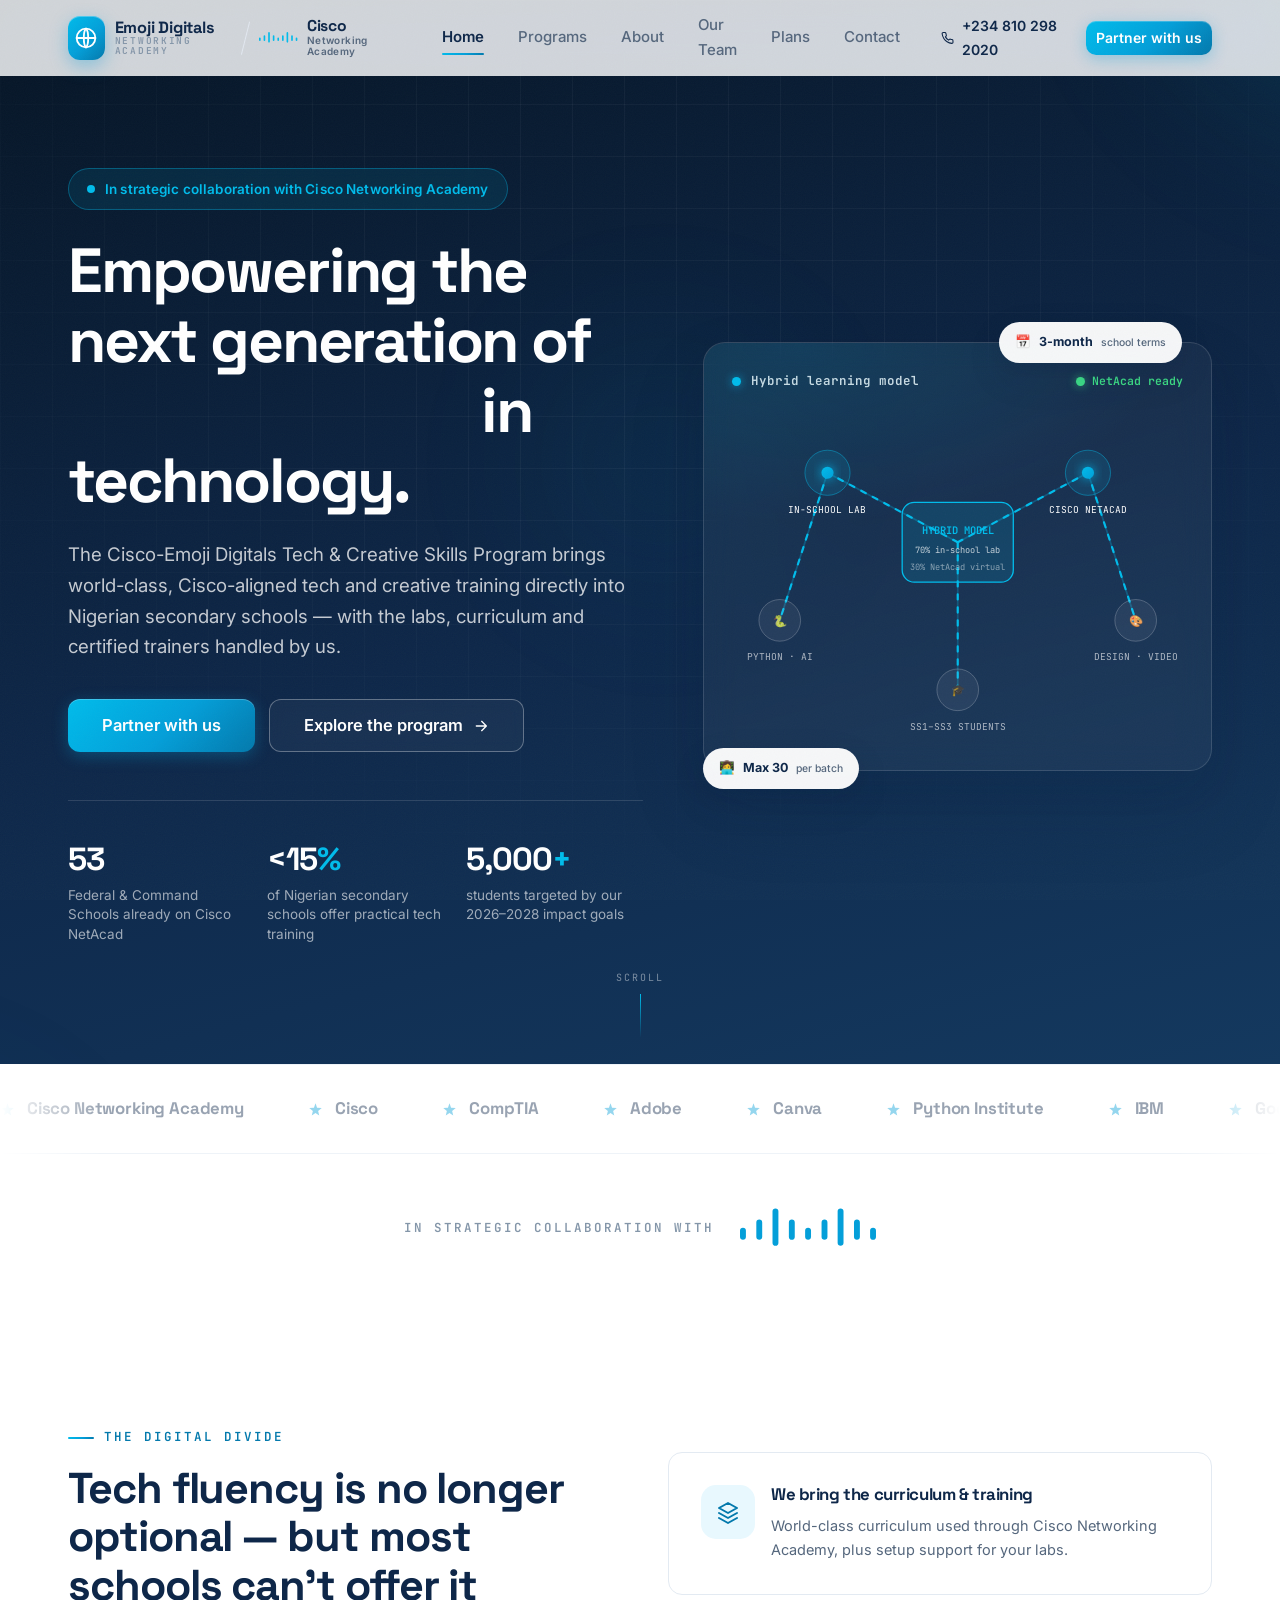
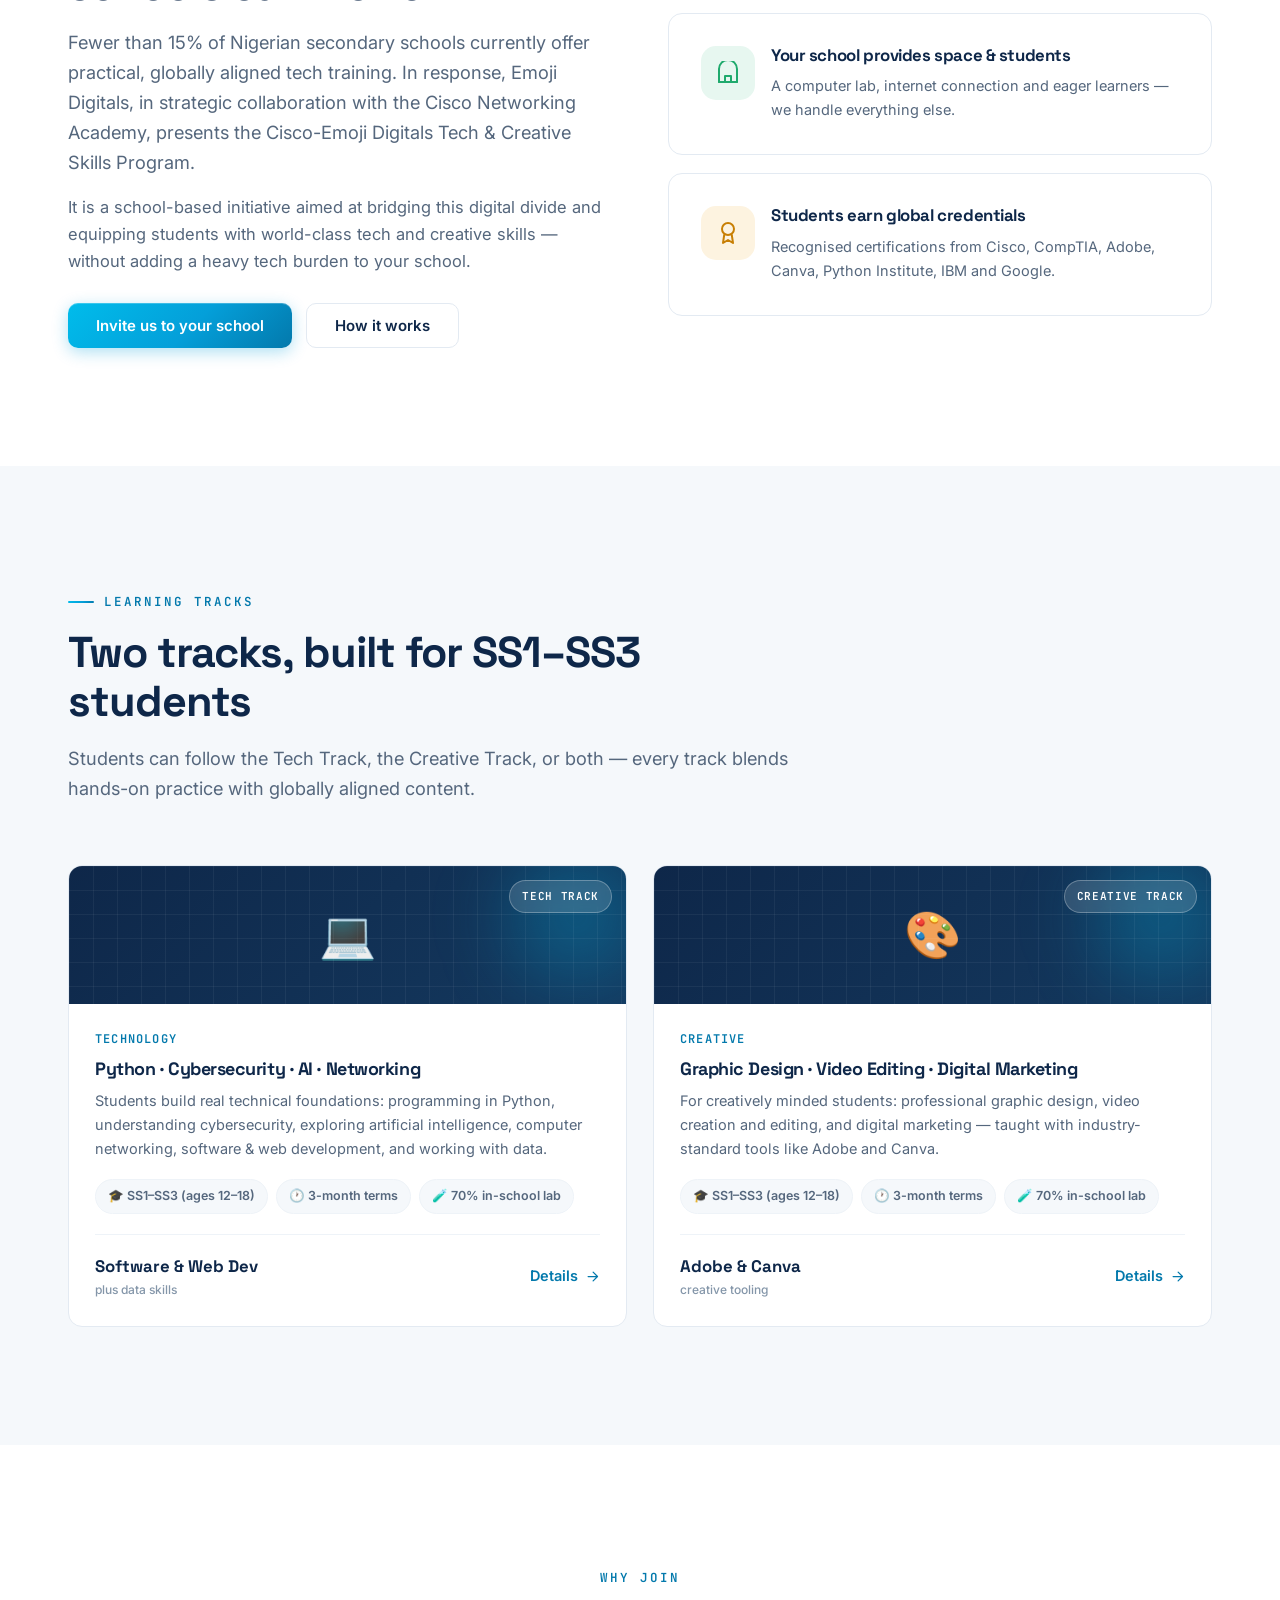
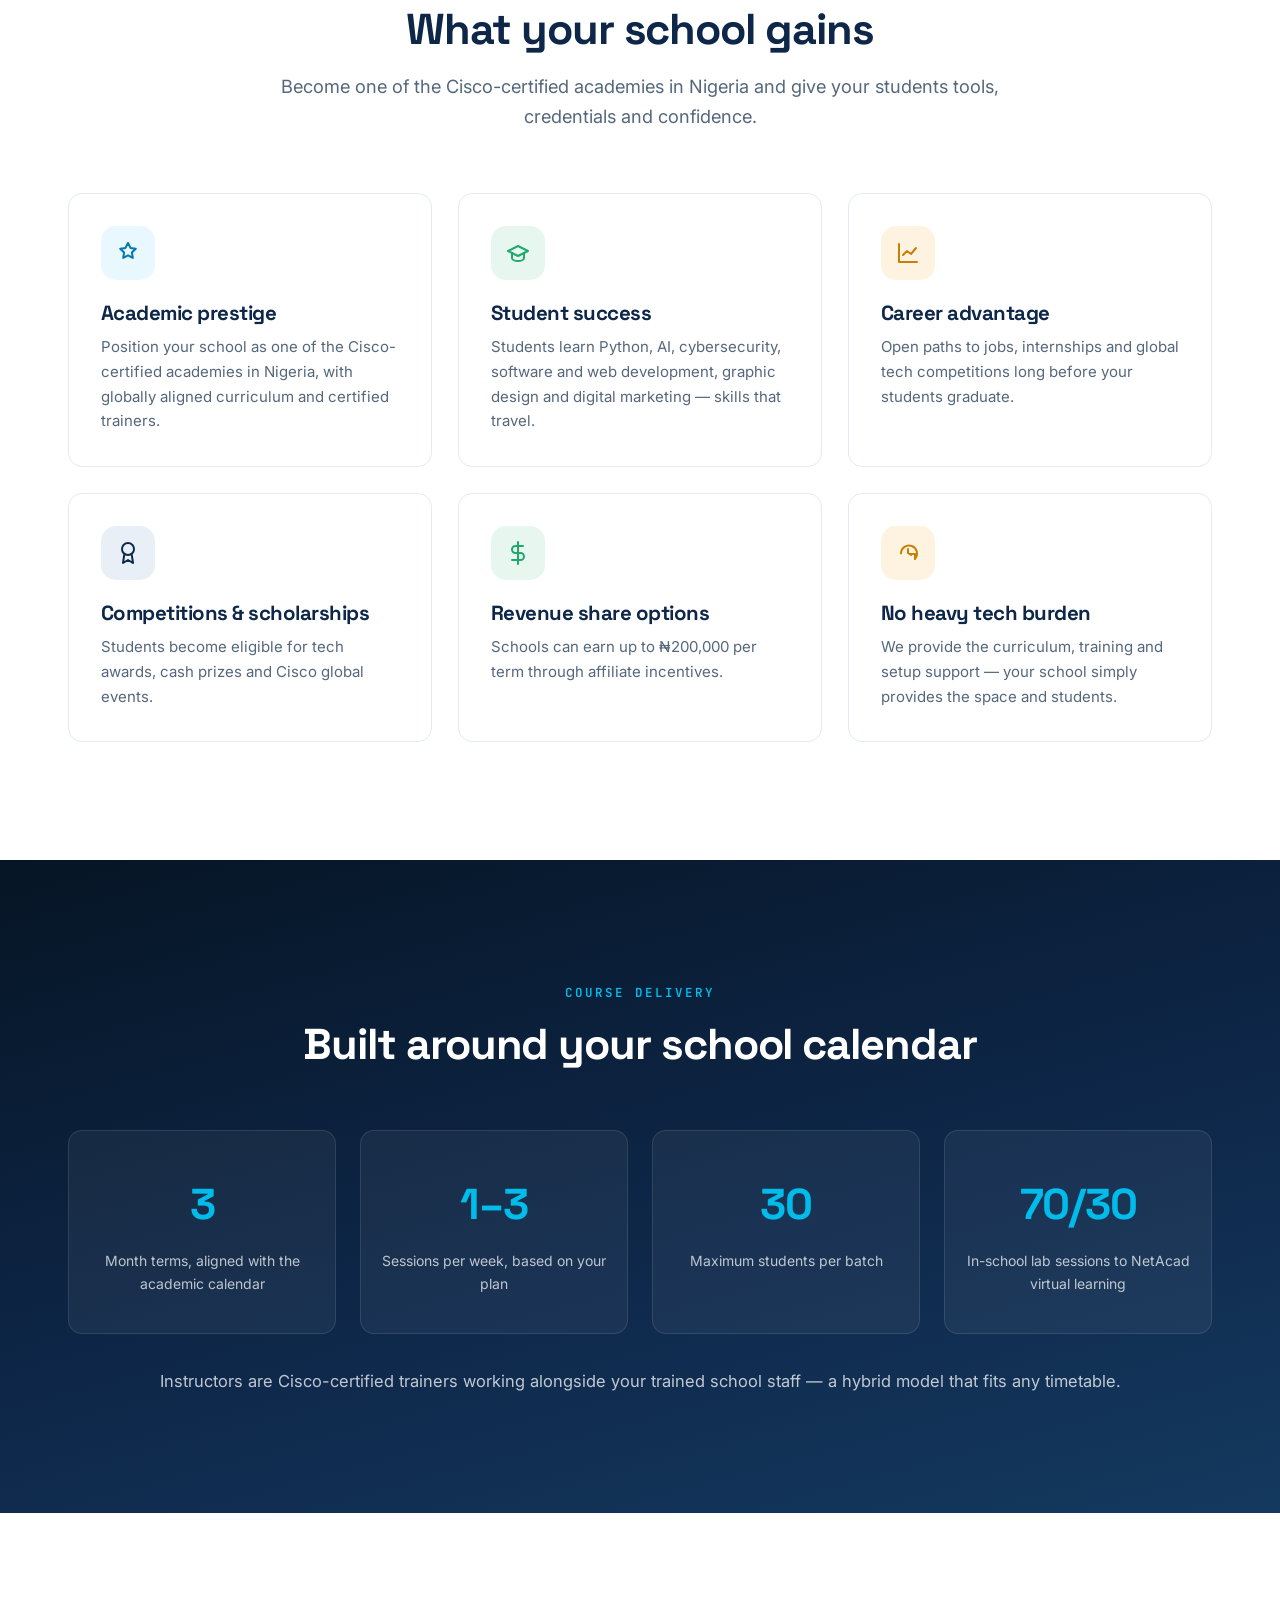
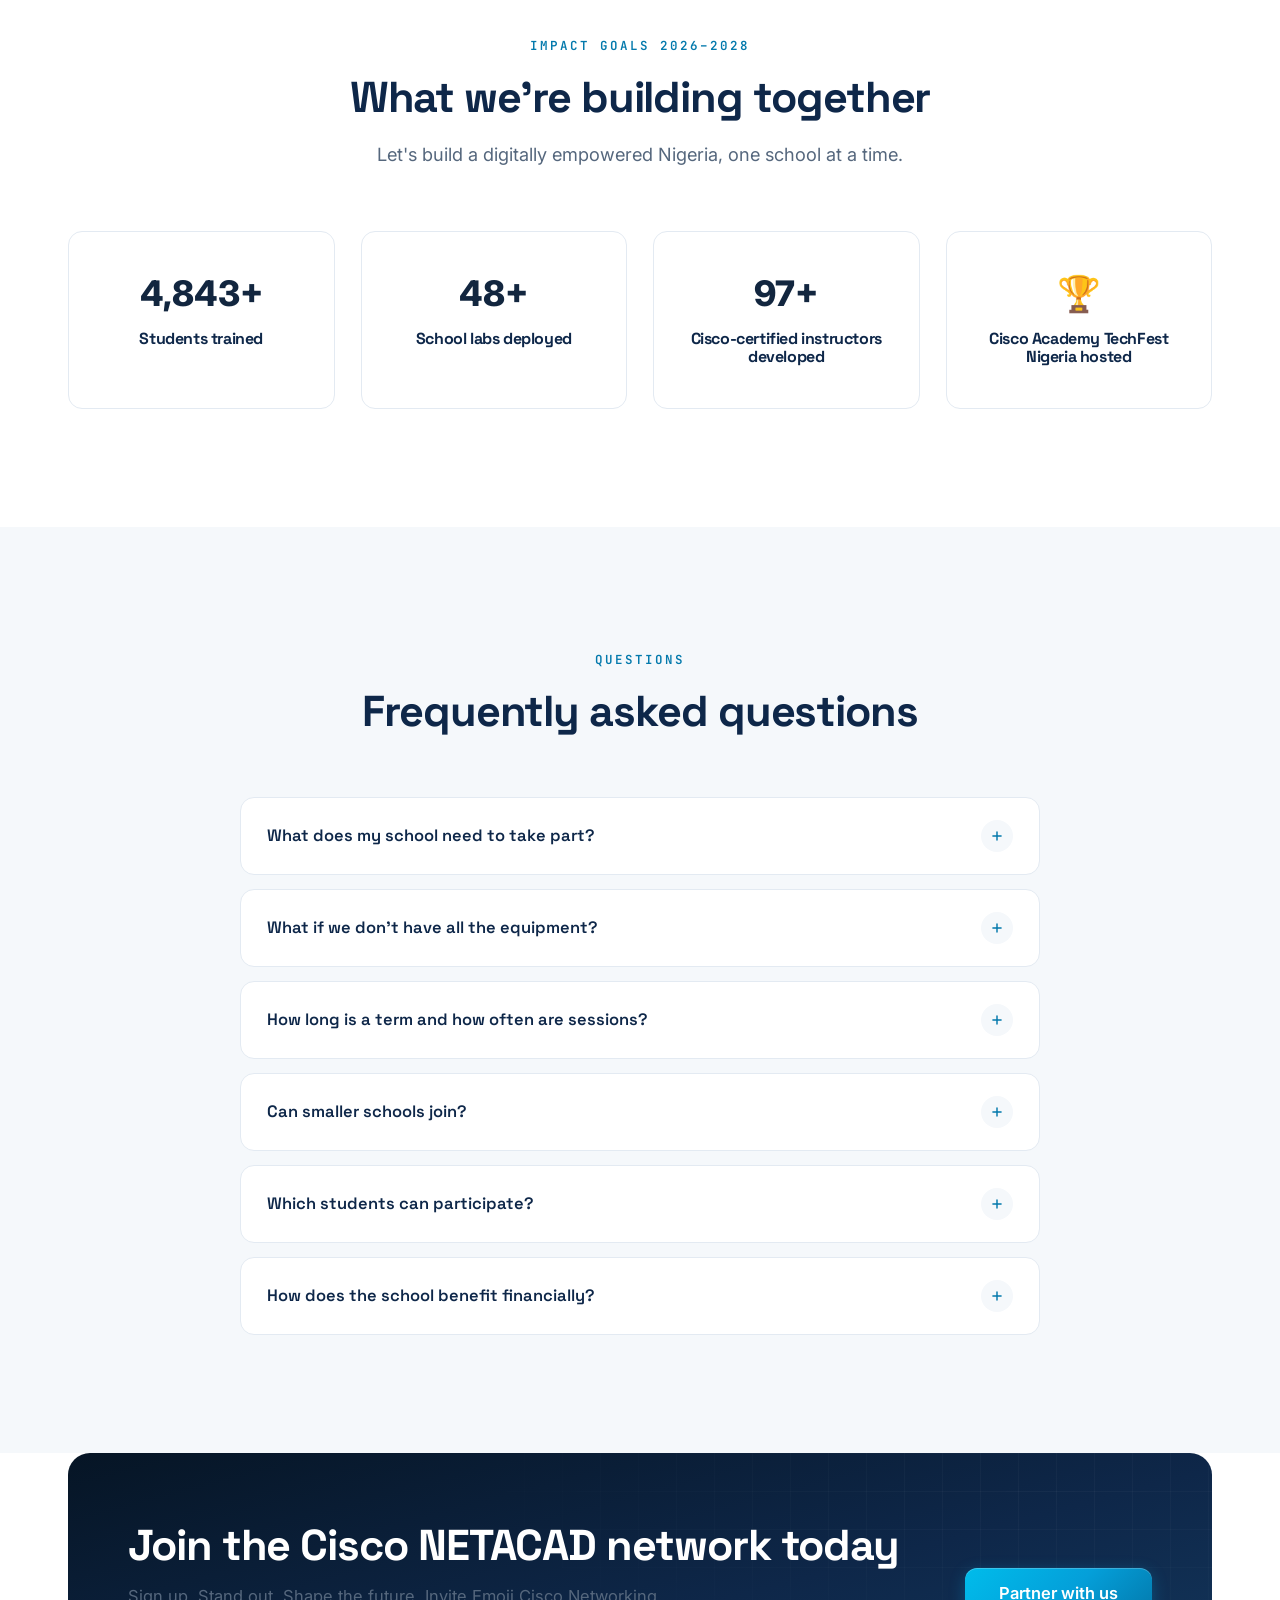
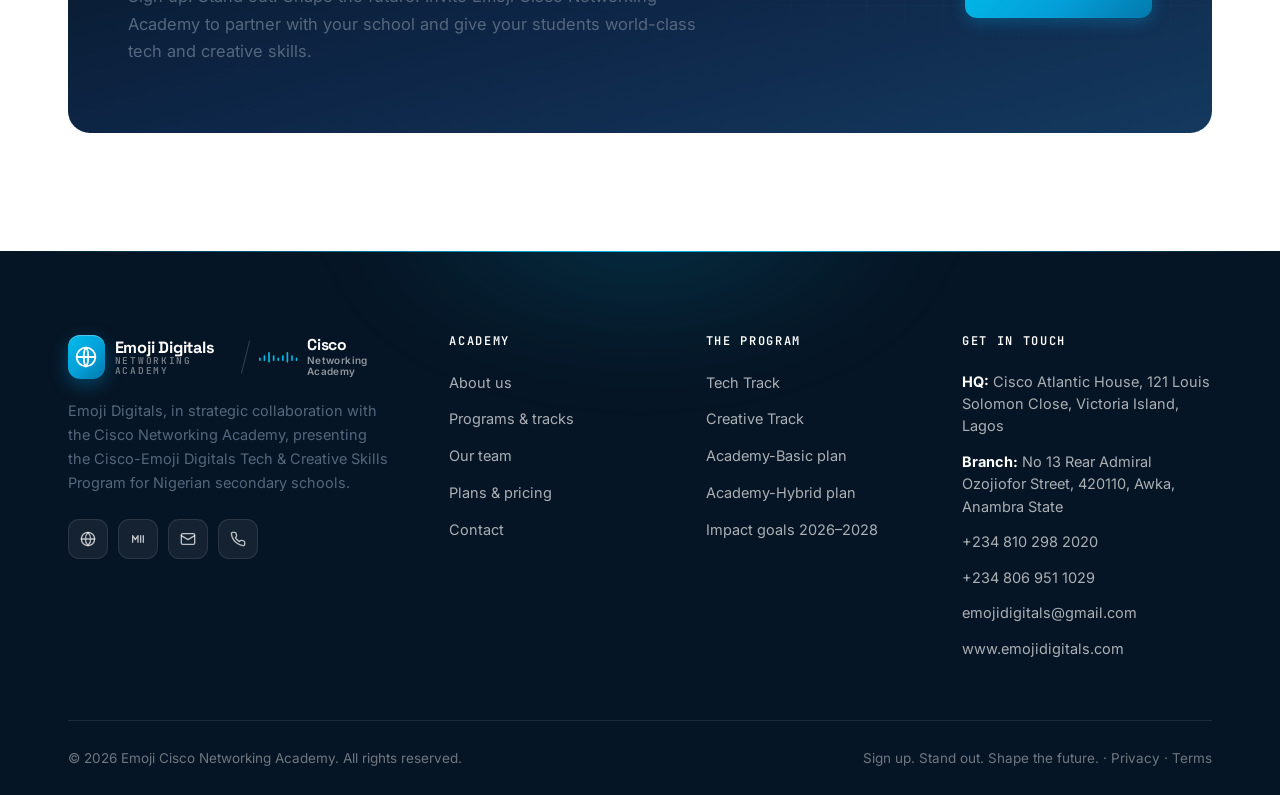
<file: index.html>
<!DOCTYPE html>
<html lang="en">
<head>
  <meta charset="UTF-8" />
  <meta name="viewport" content="width=device-width, initial-scale=1.0" />
  <title>Emoji Cisco Networking Academy — Empowering the Next Generation of Digital Leaders</title>
  <meta name="description" content="Emoji Cisco Networking Academy, in strategic collaboration with Cisco Networking Academy, brings world-class tech and creative skills training to Nigerian secondary schools through the Cisco-Emoji Digitals Tech & Creative Skills Program." />
  <link rel="preconnect" href="https://fonts.googleapis.com" />
  <link rel="preconnect" href="https://fonts.gstatic.com" crossorigin />
  <link href="https://fonts.googleapis.com/css2?family=Inter:wght@400;500;600;700;800&family=JetBrains+Mono:wght@500;600&family=Space+Grotesk:wght@500;600;700&display=swap" rel="stylesheet" />
  <link rel="stylesheet" href="css/styles.css" />
  <link rel="icon" href="data:image/svg+xml,%3Csvg xmlns='http://www.w3.org/2000/svg' viewBox='0 0 100 100'%3E%3Crect width='100' height='100' rx='22' fill='%230e2749'/%3E%3Ctext x='50' y='68' font-size='52' text-anchor='middle'%3E%F0%9F%8C%90%3C/text%3E%3C/svg%3E" />
</head>
<body>
  <a class="skip-link" href="#main">Skip to content</a>
  <div class="scroll-progress" aria-hidden="true"></div>

  <!-- ===================== HEADER ===================== -->
  <header class="header">
    <div class="container header__inner">
      <a class="logo" href="index.html" aria-label="Emoji Cisco Networking Academy — home">
        <span class="lockup">
            <span class="lockup__mark">
              <span class="brand-emoji"><svg viewBox="0 0 24 24" fill="none" stroke="#ffffff" stroke-width="1.7" stroke-linecap="round" stroke-linejoin="round" aria-hidden="true"><circle cx="12" cy="12" r="8.6"/><path d="M3.4 12h17.2"/><path d="M12 3.4c2.7 2.5 2.7 14.7 0 17.2"/><path d="M12 3.4c-2.7 2.5-2.7 14.7 0 17.2"/></svg></span>
              <span class="brand-words">
                <strong>Emoji Digitals</strong>
                <small>Networking Academy</small>
              </span>
            </span>
            <span class="lockup__divider" aria-hidden="true"></span>
            <span class="lockup__cisco">
              <svg class="bridge" viewBox="0 5.6 24 7" fill="currentColor" aria-hidden="true"><path d="M0 10.728a.521.521 0 001.039 0V9.573a.52.52 0 00-1.039 0v1.155M2.876 10.728a.522.522 0 001.04 0V8.139a.52.52 0 00-1.039 0v2.589M5.737 11.771a.52.52 0 001.039 0V6.17a.52.52 0 00-1.039 0v5.601M8.624 10.728a.52.52 0 001.039 0V8.139a.52.52 0 00-1.039 0v2.589M11.494 10.728a.522.522 0 001.039 0V9.573a.52.52 0 00-1.039 0v1.155M14.393 10.728a.521.521 0 001.04 0V8.139a.52.52 0 00-1.039 0v2.589M17.231 11.771a.521.521 0 001.039 0V6.17a.52.52 0 00-1.039 0v5.601M20.117 10.728a.522.522 0 001.041 0V8.139a.521.521 0 00-1.04 0v2.589M22.961 10.728a.52.52 0 001.039 0V9.573a.52.52 0 00-1.039 0v1.155"/></svg>
              <span class="cisco-words">
                <strong>Cisco</strong>
                <small>Networking Academy</small>
              </span>
            </span>
          </span>
      </a>
      <nav class="nav" aria-label="Primary">
        <a class="nav__link" href="index.html">Home</a>
        <a class="nav__link" href="courses.html">Programs</a>
        <a class="nav__link" href="about.html">About</a>
        <a class="nav__link" href="instructors.html">Our Team</a>
        <a class="nav__link" href="pricing.html">Plans</a>
        <a class="nav__link" href="contact.html">Contact</a>
      </nav>
      <div class="header__actions">
        <a class="header__phone" href="tel:+2348102982020">
          <svg width="16" height="16" viewBox="0 0 24 24" fill="none" stroke="currentColor" stroke-width="2" stroke-linecap="round" stroke-linejoin="round" aria-hidden="true"><path d="M22 16.9v3a2 2 0 01-2.2 2 19.8 19.8 0 01-8.6-3.1 19.5 19.5 0 01-6-6A19.8 19.8 0 012.1 4.2 2 2 0 014.1 2h3a2 2 0 012 1.7c.1 1 .4 2 .7 2.9a2 2 0 01-.5 2.1L8.1 9.9a16 16 0 006 6l1.2-1.2a2 2 0 012.1-.5c.9.3 1.9.6 2.9.7a2 2 0 011.7 2z"/></svg>
          +234 810 298 2020
        </a>
        <a class="btn btn--primary btn--sm" href="contact.html" data-magnetic>Partner with us</a>
        <button class="burger" aria-label="Toggle navigation menu" aria-expanded="false">
          <span></span><span></span><span></span>
        </button>
      </div>
    </div>
  </header>
  <nav class="mobile-nav" aria-label="Mobile">
    <a class="nav__link" href="index.html">Home</a>
    <a class="nav__link" href="courses.html">Programs</a>
    <a class="nav__link" href="about.html">About</a>
    <a class="nav__link" href="instructors.html">Our Team</a>
    <a class="nav__link" href="pricing.html">Plans</a>
    <a class="nav__link" href="contact.html">Contact</a>
    <a class="btn btn--primary btn--block" href="contact.html">Partner with us</a>
  </nav>

  <main id="main">
    <!-- ===================== HERO ===================== -->
    <section class="hero">
      <div class="hero__aurora" aria-hidden="true"><span></span><span></span><span></span></div>
      <div class="container hero__grid">
        <div>
          <span class="hero__badge"><span class="pulse" aria-hidden="true"></span> In strategic collaboration with Cisco Networking Academy</span>
          <h1><span data-split>Empowering the next generation of</span> <span class="grad" data-split data-split-offset="0.5">digital leaders</span> <span data-split data-split-offset="1">in technology.</span></h1>
          <p class="hero__sub">
            The Cisco-Emoji Digitals Tech &amp; Creative Skills Program brings world-class,
            Cisco-aligned tech and creative training directly into Nigerian secondary schools —
            with the labs, curriculum and certified trainers handled by us.
          </p>
          <div class="hero__cta">
            <a class="btn btn--primary btn--lg" href="contact.html" data-magnetic>Partner with us</a>
            <a class="btn btn--ghost-light btn--lg" href="courses.html" data-magnetic>
              Explore the program
              <svg width="16" height="16" viewBox="0 0 24 24" fill="none" stroke="currentColor" stroke-width="2" stroke-linecap="round" stroke-linejoin="round" aria-hidden="true"><path d="M5 12h14M13 5l7 7-7 7"/></svg>
            </a>
          </div>
          <div class="hero__stats">
            <div class="hero__stat">
              <div class="num"><span data-count="53">0</span></div>
              <div class="label">Federal &amp; Command Schools already on Cisco NetAcad</div>
            </div>
            <div class="hero__stat">
              <div class="num">&lt;15<span class="suffix">%</span></div>
              <div class="label">of Nigerian secondary schools offer practical tech training</div>
            </div>
            <div class="hero__stat">
              <div class="num"><span data-count="5000">0</span><span class="suffix">+</span></div>
              <div class="label">students targeted by our 2026–2028 impact goals</div>
            </div>
          </div>
        </div>

        <div class="hero__visual" data-parallax>
          <div class="topology-card" data-tilt="3">
            <div class="topology-card__head">
              <span class="topology-card__title">
                <span class="dot dot--blue" aria-hidden="true"></span> Hybrid learning model
              </span>
              <span class="topology-card__status"><span class="dot dot--green" aria-hidden="true"></span> NetAcad ready</span>
            </div>
            <svg viewBox="0 0 520 380" role="img" aria-label="Diagram of the hybrid learning model: 70 percent in-school lab, 30 percent Cisco NetAcad virtual" style="width:100%;height:auto">
              <defs>
                <linearGradient id="nodeGrad" x1="0" y1="0" x2="1" y2="1">
                  <stop offset="0" stop-color="#00bceb"/>
                  <stop offset="1" stop-color="#049fd9"/>
                </linearGradient>
                <filter id="glow" x="-60%" y="-60%" width="220%" height="220%">
                  <feGaussianBlur stdDeviation="6" result="b"/>
                  <feMerge><feMergeNode in="b"/><feMergeNode in="SourceGraphic"/></feMerge>
                </filter>
              </defs>

              <!-- Links -->
              <g stroke-linecap="round">
                <line x1="260" y1="150" x2="110" y2="70" stroke="rgba(0,188,235,0.28)" stroke-width="2"/>
                <line x1="260" y1="150" x2="410" y2="70" stroke="rgba(0,188,235,0.28)" stroke-width="2"/>
                <line x1="110" y1="70" x2="55" y2="240" stroke="rgba(0,188,235,0.28)" stroke-width="2"/>
                <line x1="410" y1="70" x2="465" y2="240" stroke="rgba(0,188,235,0.28)" stroke-width="2"/>
                <line x1="260" y1="150" x2="260" y2="320" stroke="rgba(0,188,235,0.28)" stroke-width="2"/>

                <line class="flow-line" x1="260" y1="150" x2="110" y2="70" stroke="#00bceb" stroke-width="2.5"/>
                <line class="flow-line" x1="260" y1="150" x2="410" y2="70" stroke="#00bceb" stroke-width="2.5"/>
                <line class="flow-line" x1="110" y1="70" x2="55" y2="240" stroke="#00bceb" stroke-width="2.5"/>
                <line class="flow-line" x1="410" y1="70" x2="465" y2="240" stroke="#00bceb" stroke-width="2.5"/>
                <line class="flow-line" x1="260" y1="150" x2="260" y2="320" stroke="#00bceb" stroke-width="2.5"/>
              </g>

              <!-- Nodes -->
              <g font-family="'JetBrains Mono', monospace" font-size="11" fill="#ffffff" text-anchor="middle">
                <!-- School lab -->
                <circle cx="110" cy="70" r="26" fill="rgba(0,188,235,0.12)" stroke="rgba(0,188,235,0.5)"/>
                <circle cx="110" cy="70" r="7" fill="url(#nodeGrad)" filter="url(#glow)"/>
                <text x="110" y="116">IN-SCHOOL LAB</text>

                <!-- NetAcad -->
                <circle cx="410" cy="70" r="26" fill="rgba(0,188,235,0.12)" stroke="rgba(0,188,235,0.5)"/>
                <circle cx="410" cy="70" r="7" fill="url(#nodeGrad)" filter="url(#glow)"/>
                <text x="410" y="116">CISCO NETACAD</text>

                <!-- Python -->
                <circle cx="55" cy="240" r="24" fill="rgba(255,255,255,0.06)" stroke="rgba(255,255,255,0.25)"/>
                <text x="55" y="245" fill="#ffffff" font-size="13">🐍</text>
                <text x="55" y="286" fill="rgba(255,255,255,0.65)">PYTHON · AI</text>

                <!-- Creative -->
                <circle cx="465" cy="240" r="24" fill="rgba(255,255,255,0.06)" stroke="rgba(255,255,255,0.25)"/>
                <text x="465" y="245" fill="#ffffff" font-size="13">🎨</text>
                <text x="465" y="286" fill="rgba(255,255,255,0.65)">DESIGN · VIDEO</text>

                <!-- Students -->
                <circle cx="260" cy="320" r="24" fill="rgba(255,255,255,0.06)" stroke="rgba(255,255,255,0.25)"/>
                <text x="260" y="325" fill="#ffffff" font-size="13">🎓</text>
                <text x="260" y="366" fill="rgba(255,255,255,0.65)">SS1–SS3 STUDENTS</text>

                <!-- Core -->
                <rect x="196" y="104" width="128" height="92" rx="14" fill="rgba(0,188,235,0.14)" stroke="#00bceb" stroke-width="1.5"/>
                <text x="260" y="140" fill="#00bceb" font-size="12" font-weight="600">HYBRID MODEL</text>
                <text x="260" y="162" fill="rgba(255,255,255,0.75)" font-size="10">70% in-school lab</text>
                <text x="260" y="182" fill="rgba(255,255,255,0.5)" font-size="10">30% NetAcad virtual</text>
              </g>
            </svg>
          </div>
          <div class="float-chip float-chip--1"><span aria-hidden="true">📅</span> 3-month <small>school terms</small></div>
          <div class="float-chip float-chip--2"><span aria-hidden="true">👩‍💻</span> Max 30 <small>per batch</small></div>
        </div>
      </div>
      <div class="scroll-cue" aria-hidden="true">Scroll</div>
    </section>

    <!-- ===================== CREDENTIAL MARQUEE ===================== -->
    <div class="marquee" aria-label="Certifications and tools students work with">
      <div class="marquee__track">
        <span class="marquee__item"><svg width="15" height="15" viewBox="0 0 24 24" fill="currentColor" aria-hidden="true"><path d="M12 1.8l2.5 7.2 7.5.5-5.8 4.8 1.8 7.1L12 17.6l-6 3.8 1.8-7.1L2 9.5l7.5-.5z"/></svg>Cisco Networking Academy</span><span class="marquee__item"><svg width="15" height="15" viewBox="0 0 24 24" fill="currentColor" aria-hidden="true"><path d="M12 1.8l2.5 7.2 7.5.5-5.8 4.8 1.8 7.1L12 17.6l-6 3.8 1.8-7.1L2 9.5l7.5-.5z"/></svg>Cisco</span><span class="marquee__item"><svg width="15" height="15" viewBox="0 0 24 24" fill="currentColor" aria-hidden="true"><path d="M12 1.8l2.5 7.2 7.5.5-5.8 4.8 1.8 7.1L12 17.6l-6 3.8 1.8-7.1L2 9.5l7.5-.5z"/></svg>CompTIA</span><span class="marquee__item"><svg width="15" height="15" viewBox="0 0 24 24" fill="currentColor" aria-hidden="true"><path d="M12 1.8l2.5 7.2 7.5.5-5.8 4.8 1.8 7.1L12 17.6l-6 3.8 1.8-7.1L2 9.5l7.5-.5z"/></svg>Adobe</span><span class="marquee__item"><svg width="15" height="15" viewBox="0 0 24 24" fill="currentColor" aria-hidden="true"><path d="M12 1.8l2.5 7.2 7.5.5-5.8 4.8 1.8 7.1L12 17.6l-6 3.8 1.8-7.1L2 9.5l7.5-.5z"/></svg>Canva</span><span class="marquee__item"><svg width="15" height="15" viewBox="0 0 24 24" fill="currentColor" aria-hidden="true"><path d="M12 1.8l2.5 7.2 7.5.5-5.8 4.8 1.8 7.1L12 17.6l-6 3.8 1.8-7.1L2 9.5l7.5-.5z"/></svg>Python Institute</span><span class="marquee__item"><svg width="15" height="15" viewBox="0 0 24 24" fill="currentColor" aria-hidden="true"><path d="M12 1.8l2.5 7.2 7.5.5-5.8 4.8 1.8 7.1L12 17.6l-6 3.8 1.8-7.1L2 9.5l7.5-.5z"/></svg>IBM</span><span class="marquee__item"><svg width="15" height="15" viewBox="0 0 24 24" fill="currentColor" aria-hidden="true"><path d="M12 1.8l2.5 7.2 7.5.5-5.8 4.8 1.8 7.1L12 17.6l-6 3.8 1.8-7.1L2 9.5l7.5-.5z"/></svg>Google</span><span class="marquee__item"><svg width="15" height="15" viewBox="0 0 24 24" fill="currentColor" aria-hidden="true"><path d="M12 1.8l2.5 7.2 7.5.5-5.8 4.8 1.8 7.1L12 17.6l-6 3.8 1.8-7.1L2 9.5l7.5-.5z"/></svg>Cisco Packet Tracer</span>
        <span class="marquee__item"><svg width="15" height="15" viewBox="0 0 24 24" fill="currentColor" aria-hidden="true"><path d="M12 1.8l2.5 7.2 7.5.5-5.8 4.8 1.8 7.1L12 17.6l-6 3.8 1.8-7.1L2 9.5l7.5-.5z"/></svg>Cisco Networking Academy</span><span class="marquee__item"><svg width="15" height="15" viewBox="0 0 24 24" fill="currentColor" aria-hidden="true"><path d="M12 1.8l2.5 7.2 7.5.5-5.8 4.8 1.8 7.1L12 17.6l-6 3.8 1.8-7.1L2 9.5l7.5-.5z"/></svg>Cisco</span><span class="marquee__item"><svg width="15" height="15" viewBox="0 0 24 24" fill="currentColor" aria-hidden="true"><path d="M12 1.8l2.5 7.2 7.5.5-5.8 4.8 1.8 7.1L12 17.6l-6 3.8 1.8-7.1L2 9.5l7.5-.5z"/></svg>CompTIA</span><span class="marquee__item"><svg width="15" height="15" viewBox="0 0 24 24" fill="currentColor" aria-hidden="true"><path d="M12 1.8l2.5 7.2 7.5.5-5.8 4.8 1.8 7.1L12 17.6l-6 3.8 1.8-7.1L2 9.5l7.5-.5z"/></svg>Adobe</span><span class="marquee__item"><svg width="15" height="15" viewBox="0 0 24 24" fill="currentColor" aria-hidden="true"><path d="M12 1.8l2.5 7.2 7.5.5-5.8 4.8 1.8 7.1L12 17.6l-6 3.8 1.8-7.1L2 9.5l7.5-.5z"/></svg>Canva</span><span class="marquee__item"><svg width="15" height="15" viewBox="0 0 24 24" fill="currentColor" aria-hidden="true"><path d="M12 1.8l2.5 7.2 7.5.5-5.8 4.8 1.8 7.1L12 17.6l-6 3.8 1.8-7.1L2 9.5l7.5-.5z"/></svg>Python Institute</span><span class="marquee__item"><svg width="15" height="15" viewBox="0 0 24 24" fill="currentColor" aria-hidden="true"><path d="M12 1.8l2.5 7.2 7.5.5-5.8 4.8 1.8 7.1L12 17.6l-6 3.8 1.8-7.1L2 9.5l7.5-.5z"/></svg>IBM</span><span class="marquee__item"><svg width="15" height="15" viewBox="0 0 24 24" fill="currentColor" aria-hidden="true"><path d="M12 1.8l2.5 7.2 7.5.5-5.8 4.8 1.8 7.1L12 17.6l-6 3.8 1.8-7.1L2 9.5l7.5-.5z"/></svg>Google</span><span class="marquee__item"><svg width="15" height="15" viewBox="0 0 24 24" fill="currentColor" aria-hidden="true"><path d="M12 1.8l2.5 7.2 7.5.5-5.8 4.8 1.8 7.1L12 17.6l-6 3.8 1.8-7.1L2 9.5l7.5-.5z"/></svg>Cisco Packet Tracer</span>
      </div>
    </div>

    <!-- ===================== COLLABORATION BAND ===================== -->
    <section class="collab-band" aria-label="In strategic collaboration with Cisco Networking Academy">
      <div class="container collab-band__inner">
        <span class="collab-band__label">In strategic collaboration with</span>
        <svg class="collab-band__logo" viewBox="0 5.6 24 7" fill="currentColor" role="img" aria-label="Cisco Networking Academy"><path d="M0 10.728a.521.521 0 001.039 0V9.573a.52.52 0 00-1.039 0v1.155M2.876 10.728a.522.522 0 001.04 0V8.139a.52.52 0 00-1.039 0v2.589M5.737 11.771a.52.52 0 001.039 0V6.17a.52.52 0 00-1.039 0v5.601M8.624 10.728a.52.52 0 001.039 0V8.139a.52.52 0 00-1.039 0v2.589M11.494 10.728a.522.522 0 001.039 0V9.573a.52.52 0 00-1.039 0v1.155M14.393 10.728a.521.521 0 001.04 0V8.139a.52.52 0 00-1.039 0v2.589M17.231 11.771a.521.521 0 001.039 0V6.17a.52.52 0 00-1.039 0v5.601M20.117 10.728a.522.522 0 001.041 0V8.139a.521.521 0 00-1.04 0v2.589M22.961 10.728a.52.52 0 001.039 0V9.573a.52.52 0 00-1.039 0v1.155"/></svg>
      </div>
    </section>

    <!-- ===================== THE PROBLEM / RESPONSE ===================== -->
    <section class="section">
      <div class="container">
        <div class="grid grid--2" style="align-items:center;gap:56px">
          <div class="reveal">
            <span class="eyebrow">The digital divide</span>
            <h2>Tech fluency is no longer optional — but most schools can't offer it</h2>
            <p class="lead">Fewer than 15% of Nigerian secondary schools currently offer practical, globally aligned tech training. In response, Emoji Digitals, in strategic collaboration with the Cisco Networking Academy, presents the Cisco-Emoji Digitals Tech &amp; Creative Skills Program.</p>
            <p style="margin-top:16px">It is a school-based initiative aimed at bridging this digital divide and equipping students with world-class tech and creative skills — without adding a heavy tech burden to your school.</p>
            <div style="display:flex;gap:14px;flex-wrap:wrap;margin-top:28px">
              <a class="btn btn--primary" href="contact.html">Invite us to your school</a>
              <a class="btn btn--outline" href="about.html">How it works</a>
            </div>
          </div>
          <div class="reveal" data-delay="2">
            <div class="grid" style="gap:18px">
              <div class="card" data-tilt="4" style="display:flex;gap:16px;align-items:flex-start">
                <div class="card__icon" style="margin:0;flex-shrink:0" aria-hidden="true">
                  <svg width="24" height="24" viewBox="0 0 24 24" fill="none" stroke="currentColor" stroke-width="2" stroke-linecap="round" stroke-linejoin="round"><path d="M12 3l9 5-9 5-9-5 9-5z"/><path d="M21 13l-9 5-9-5"/><path d="M21 18l-9 5-9-5"/></svg>
                </div>
                <div>
                  <h3 style="font-size:1.05rem">We bring the curriculum &amp; training</h3>
                  <p style="font-size:14.5px">World-class curriculum used through Cisco Networking Academy, plus setup support for your labs.</p>
                </div>
              </div>
              <div class="card" data-tilt="4" style="display:flex;gap:16px;align-items:flex-start">
                <div class="card__icon card__icon--green" style="margin:0;flex-shrink:0" aria-hidden="true">
                  <svg width="24" height="24" viewBox="0 0 24 24" fill="none" stroke="currentColor" stroke-width="2" stroke-linecap="round" stroke-linejoin="round"><path d="M3 21V8a9 9 0 0118 0v13"/><path d="M3 21h18M9 21v-6h6v6"/></svg>
                </div>
                <div>
                  <h3 style="font-size:1.05rem">Your school provides space &amp; students</h3>
                  <p style="font-size:14.5px">A computer lab, internet connection and eager learners — we handle everything else.</p>
                </div>
              </div>
              <div class="card" data-tilt="4" style="display:flex;gap:16px;align-items:flex-start">
                <div class="card__icon card__icon--amber" style="margin:0;flex-shrink:0" aria-hidden="true">
                  <svg width="24" height="24" viewBox="0 0 24 24" fill="none" stroke="currentColor" stroke-width="2" stroke-linecap="round" stroke-linejoin="round"><circle cx="12" cy="8" r="6"/><path d="M8.2 13.9L7 22l5-3 5 3-1.2-8.1"/></svg>
                </div>
                <div>
                  <h3 style="font-size:1.05rem">Students earn global credentials</h3>
                  <p style="font-size:14.5px">Recognised certifications from Cisco, CompTIA, Adobe, Canva, Python Institute, IBM and Google.</p>
                </div>
              </div>
            </div>
          </div>
        </div>
      </div>
    </section>

    <!-- ===================== TRACKS ===================== -->
    <section class="section section--soft">
      <div class="container">
        <div class="section-head reveal">
          <span class="eyebrow">Learning tracks</span>
          <h2>Two tracks, built for SS1–SS3 students</h2>
          <p class="lead">Students can follow the Tech Track, the Creative Track, or both — every track blends hands-on practice with globally aligned content.</p>
        </div>
        <div class="grid grid--2">
          <article class="course-card reveal" data-delay="1">
            <div class="course-card__banner" aria-hidden="true">💻<span class="course-card__level">Tech Track</span></div>
            <div class="course-card__body">
              <span class="course-card__track">Technology</span>
              <h3>Python · Cybersecurity · AI · Networking</h3>
              <p>Students build real technical foundations: programming in Python, understanding cybersecurity, exploring artificial intelligence, computer networking, software &amp; web development, and working with data.</p>
              <div class="course-card__meta">
                <span class="chip">🎓 SS1–SS3 (ages 12–18)</span>
                <span class="chip">🕐 3-month terms</span>
                <span class="chip">🧪 70% in-school lab</span>
              </div>
              <div class="course-card__foot">
                <span class="course-card__price">Software &amp; Web Dev <small>plus data skills</small></span>
                <a class="link-arrow" href="courses.html">Details <svg width="15" height="15" viewBox="0 0 24 24" fill="none" stroke="currentColor" stroke-width="2" stroke-linecap="round" stroke-linejoin="round" aria-hidden="true"><path d="M5 12h14M13 5l7 7-7 7"/></svg></a>
              </div>
            </div>
          </article>

          <article class="course-card reveal" data-delay="2">
            <div class="course-card__banner" aria-hidden="true">🎨<span class="course-card__level">Creative Track</span></div>
            <div class="course-card__body">
              <span class="course-card__track">Creative</span>
              <h3>Graphic Design · Video Editing · Digital Marketing</h3>
              <p>For creatively minded students: professional graphic design, video creation and editing, and digital marketing — taught with industry-standard tools like Adobe and Canva.</p>
              <div class="course-card__meta">
                <span class="chip">🎓 SS1–SS3 (ages 12–18)</span>
                <span class="chip">🕐 3-month terms</span>
                <span class="chip">🧪 70% in-school lab</span>
              </div>
              <div class="course-card__foot">
                <span class="course-card__price">Adobe &amp; Canva <small>creative tooling</small></span>
                <a class="link-arrow" href="courses.html">Details <svg width="15" height="15" viewBox="0 0 24 24" fill="none" stroke="currentColor" stroke-width="2" stroke-linecap="round" stroke-linejoin="round" aria-hidden="true"><path d="M5 12h14M13 5l7 7-7 7"/></svg></a>
              </div>
            </div>
          </article>
        </div>
      </div>
    </section>

    <!-- ===================== WHAT SCHOOLS GAIN ===================== -->
    <section class="section">
      <div class="container">
        <div class="section-head center reveal">
          <span class="eyebrow">Why join</span>
          <h2>What your school gains</h2>
          <p class="lead">Become one of the Cisco-certified academies in Nigeria and give your students tools, credentials and confidence.</p>
        </div>
        <div class="grid grid--3">
          <div class="card reveal" data-delay="1">
            <div class="card__icon" aria-hidden="true">
              <svg width="24" height="24" viewBox="0 0 24 24" fill="none" stroke="currentColor" stroke-width="2" stroke-linecap="round" stroke-linejoin="round"><path d="M12 2l2.4 4.9 5.4.8-3.9 3.8.9 5.4-4.8-2.5-4.8 2.5.9-5.4L4.2 7.7l5.4-.8z"/></svg>
            </div>
            <h3>Academic prestige</h3>
            <p>Position your school as one of the Cisco-certified academies in Nigeria, with globally aligned curriculum and certified trainers.</p>
          </div>
          <div class="card reveal" data-delay="2">
            <div class="card__icon card__icon--green" aria-hidden="true">
              <svg width="24" height="24" viewBox="0 0 24 24" fill="none" stroke="currentColor" stroke-width="2" stroke-linecap="round" stroke-linejoin="round"><path d="M22 10L12 5 2 10l10 5 10-5z"/><path d="M6 12v5c0 1.7 2.7 3 6 3s6-1.3 6-3v-5"/></svg>
            </div>
            <h3>Student success</h3>
            <p>Students learn Python, AI, cybersecurity, software and web development, graphic design and digital marketing — skills that travel.</p>
          </div>
          <div class="card reveal" data-delay="3">
            <div class="card__icon card__icon--amber" aria-hidden="true">
              <svg width="24" height="24" viewBox="0 0 24 24" fill="none" stroke="currentColor" stroke-width="2" stroke-linecap="round" stroke-linejoin="round"><path d="M3 3v18h18"/><path d="M7 14l4-4 4 3 5-6"/></svg>
            </div>
            <h3>Career advantage</h3>
            <p>Open paths to jobs, internships and global tech competitions long before your students graduate.</p>
          </div>
          <div class="card reveal" data-delay="1">
            <div class="card__icon card__icon--navy" aria-hidden="true">
              <svg width="24" height="24" viewBox="0 0 24 24" fill="none" stroke="currentColor" stroke-width="2" stroke-linecap="round" stroke-linejoin="round"><circle cx="12" cy="8" r="6"/><path d="M8.2 13.9L7 22l5-3 5 3-1.2-8.1"/></svg>
            </div>
            <h3>Competitions &amp; scholarships</h3>
            <p>Students become eligible for tech awards, cash prizes and Cisco global events.</p>
          </div>
          <div class="card reveal" data-delay="2">
            <div class="card__icon card__icon--green" aria-hidden="true">
              <svg width="24" height="24" viewBox="0 0 24 24" fill="none" stroke="currentColor" stroke-width="2" stroke-linecap="round" stroke-linejoin="round"><path d="M12 1v22M17 5H9.5a3.5 3.5 0 000 7h5a3.5 3.5 0 010 7H6"/></svg>
            </div>
            <h3>Revenue share options</h3>
            <p>Schools can earn up to ₦200,000 per term through affiliate incentives.</p>
          </div>
          <div class="card reveal" data-delay="3">
            <div class="card__icon card__icon--amber" aria-hidden="true">
              <svg width="24" height="24" viewBox="0 0 24 24" fill="none" stroke="currentColor" stroke-width="2" stroke-linecap="round" stroke-linejoin="round"><path d="M5 12.5a8 8 0 1114 5.3"/><path d="M19 18v-5h-5"/><path d="M12 8v4l3 2"/></svg>
            </div>
            <h3>No heavy tech burden</h3>
            <p>We provide the curriculum, training and setup support — your school simply provides the space and students.</p>
          </div>
        </div>
      </div>
    </section>

    <!-- ===================== DELIVERY MODEL ===================== -->
    <section class="section section--navy">
      <div class="container">
        <div class="section-head center reveal">
          <span class="eyebrow" style="color:var(--cisco-blue)">Course delivery</span>
          <h2 style="color:#fff">Built around your school calendar</h2>
        </div>
        <div class="stats-band">
          <div class="stat-box reveal" data-delay="1">
            <div class="num">3</div>
            <div class="label">Month terms, aligned with the academic calendar</div>
          </div>
          <div class="stat-box reveal" data-delay="2">
            <div class="num">1–3</div>
            <div class="label">Sessions per week, based on your plan</div>
          </div>
          <div class="stat-box reveal" data-delay="3">
            <div class="num">30</div>
            <div class="label">Maximum students per batch</div>
          </div>
          <div class="stat-box reveal" data-delay="4">
            <div class="num">70/30</div>
            <div class="label">In-school lab sessions to NetAcad virtual learning</div>
          </div>
        </div>
        <p style="text-align:center;margin-top:34px" class="reveal">Instructors are Cisco-certified trainers working alongside your trained school staff — a hybrid model that fits any timetable.</p>
      </div>
    </section>

    <!-- ===================== IMPACT GOALS ===================== -->
    <section class="section">
      <div class="container">
        <div class="section-head center reveal">
          <span class="eyebrow">Impact goals 2026–2028</span>
          <h2>What we're building together</h2>
          <p class="lead">Let's build a digitally empowered Nigeria, one school at a time.</p>
        </div>
        <div class="grid grid--4">
          <div class="card reveal" data-delay="1" style="text-align:center">
            <div style="font-size:2.2rem;font-weight:800;color:var(--cisco-blue-dark)"><span data-count="5000">0</span>+</div>
            <h3 style="font-size:1rem;margin-top:8px">Students trained</h3>
          </div>
          <div class="card reveal" data-delay="2" style="text-align:center">
            <div style="font-size:2.2rem;font-weight:800;color:var(--cisco-blue-dark)"><span data-count="50">0</span>+</div>
            <h3 style="font-size:1rem;margin-top:8px">School labs deployed</h3>
          </div>
          <div class="card reveal" data-delay="3" style="text-align:center">
            <div style="font-size:2.2rem;font-weight:800;color:var(--cisco-blue-dark)"><span data-count="100">0</span>+</div>
            <h3 style="font-size:1rem;margin-top:8px">Cisco-certified instructors developed</h3>
          </div>
          <div class="card reveal" data-delay="4" style="text-align:center">
            <div style="font-size:2.2rem;font-weight:800;color:var(--cisco-blue-dark)">🏆</div>
            <h3 style="font-size:1rem;margin-top:8px">Cisco Academy TechFest Nigeria hosted</h3>
          </div>
        </div>
      </div>
    </section>

    <!-- ===================== FAQ ===================== -->
    <section class="section section--soft">
      <div class="container">
        <div class="section-head center reveal">
          <span class="eyebrow">Questions</span>
          <h2>Frequently asked questions</h2>
        </div>
        <div class="faq">
          <div class="faq__item reveal">
            <button class="faq__q" aria-expanded="false">
              What does my school need to take part?
              <span class="faq__icon" aria-hidden="true"><svg width="14" height="14" viewBox="0 0 24 24" fill="none" stroke="currentColor" stroke-width="2.5" stroke-linecap="round"><path d="M12 5v14M5 12h14"/></svg></span>
            </button>
            <div class="faq__a"><p>A computer lab with a minimum of 10 PCs (Core i5+, 8GB RAM), internet of at least 10 Mbps broadband, the required software (Python 3.x, Cisco Packet Tracer and Adobe tools), and a designated teacher to act as coordinator and assist with sessions.</p></div>
          </div>
          <div class="faq__item reveal">
            <button class="faq__q" aria-expanded="false">
              What if we don't have all the equipment?
              <span class="faq__icon" aria-hidden="true"><svg width="14" height="14" viewBox="0 0 24 24" fill="none" stroke="currentColor" stroke-width="2.5" stroke-linecap="round"><path d="M12 5v14M5 12h14"/></svg></span>
            </button>
            <div class="faq__a"><p>Don't worry — we support setup partnerships with Cisco NETACAD. Full lab setup is included in our Academy-Hybrid plan, which also covers a solar power system for reliable sessions.</p></div>
          </div>
          <div class="faq__item reveal">
            <button class="faq__q" aria-expanded="false">
              How long is a term and how often are sessions?
              <span class="faq__icon" aria-hidden="true"><svg width="14" height="14" viewBox="0 0 24 24" fill="none" stroke="currentColor" stroke-width="2.5" stroke-linecap="round"><path d="M12 5v14M5 12h14"/></svg></span>
            </button>
            <div class="faq__a"><p>Each term runs for 3 months, aligned with the academic calendar. Weekly sessions range from 1 to 3 depending on your chosen plan, with a maximum of 30 students per batch. The number of trainer visits is negotiated according to your student numbers.</p></div>
          </div>
          <div class="faq__item reveal">
            <button class="faq__q" aria-expanded="false">
              Can smaller schools join?
              <span class="faq__icon" aria-hidden="true"><svg width="14" height="14" viewBox="0 0 24 24" fill="none" stroke="currentColor" stroke-width="2.5" stroke-linecap="round"><path d="M12 5v14M5 12h14"/></svg></span>
            </button>
            <div class="faq__a"><p>Yes. Schools with 50–149 students can take part at a discounted price of ₦20,000 monthly per student, so a strong program doesn't require a huge student population.</p></div>
          </div>
          <div class="faq__item reveal">
            <button class="faq__q" aria-expanded="false">
              Which students can participate?
              <span class="faq__icon" aria-hidden="true"><svg width="14" height="14" viewBox="0 0 24 24" fill="none" stroke="currentColor" stroke-width="2.5" stroke-linecap="round"><path d="M12 5v14M5 12h14"/></svg></span>
            </button>
            <div class="faq__a"><p>The program is designed for SS1 to SS3 students, ages 12–18, with both a Tech Track (Python, cybersecurity, AI, networking, software &amp; web development, data) and a Creative Track (graphic design, video editing, digital marketing).</p></div>
          </div>
          <div class="faq__item reveal">
            <button class="faq__q" aria-expanded="false">
              How does the school benefit financially?
              <span class="faq__icon" aria-hidden="true"><svg width="14" height="14" viewBox="0 0 24 24" fill="none" stroke="currentColor" stroke-width="2.5" stroke-linecap="round"><path d="M12 5v14M5 12h14"/></svg></span>
            </button>
            <div class="faq__a"><p>Schools can earn up to ₦200,000 per term through affiliate incentives, in addition to the academic prestige of becoming a Cisco-certified academy.</p></div>
          </div>
        </div>
      </div>
    </section>

    <!-- ===================== CTA BAND ===================== -->
    <section class="section" style="padding-top:0">
      <div class="container">
        <div class="cta-band reveal">
          <div>
            <h2 style="color:#fff">Join the Cisco NETACAD network today</h2>
            <p>Sign up. Stand out. Shape the future. Invite Emoji Cisco Networking Academy to partner with your school and give your students world-class tech and creative skills.</p>
          </div>
          <a class="btn btn--primary btn--lg" href="contact.html" data-magnetic>Partner with us</a>
        </div>
      </div>
    </section>
  </main>

  <!-- ===================== FOOTER ===================== -->
  <footer class="footer">
    <span class="footer__glow" aria-hidden="true"></span>
    <div class="container">
      <div class="footer__grid">
        <div>
          <a class="logo" href="index.html" aria-label="Emoji Cisco Networking Academy — home">
            <span class="lockup">
            <span class="lockup__mark">
              <span class="brand-emoji"><svg viewBox="0 0 24 24" fill="none" stroke="#ffffff" stroke-width="1.7" stroke-linecap="round" stroke-linejoin="round" aria-hidden="true"><circle cx="12" cy="12" r="8.6"/><path d="M3.4 12h17.2"/><path d="M12 3.4c2.7 2.5 2.7 14.7 0 17.2"/><path d="M12 3.4c-2.7 2.5-2.7 14.7 0 17.2"/></svg></span>
              <span class="brand-words">
                <strong>Emoji Digitals</strong>
                <small>Networking Academy</small>
              </span>
            </span>
            <span class="lockup__divider" aria-hidden="true"></span>
            <span class="lockup__cisco">
              <svg class="bridge" viewBox="0 5.6 24 7" fill="currentColor" aria-hidden="true"><path d="M0 10.728a.521.521 0 001.039 0V9.573a.52.52 0 00-1.039 0v1.155M2.876 10.728a.522.522 0 001.04 0V8.139a.52.52 0 00-1.039 0v2.589M5.737 11.771a.52.52 0 001.039 0V6.17a.52.52 0 00-1.039 0v5.601M8.624 10.728a.52.52 0 001.039 0V8.139a.52.52 0 00-1.039 0v2.589M11.494 10.728a.522.522 0 001.039 0V9.573a.52.52 0 00-1.039 0v1.155M14.393 10.728a.521.521 0 001.04 0V8.139a.52.52 0 00-1.039 0v2.589M17.231 11.771a.521.521 0 001.039 0V6.17a.52.52 0 00-1.039 0v5.601M20.117 10.728a.522.522 0 001.041 0V8.139a.521.521 0 00-1.04 0v2.589M22.961 10.728a.52.52 0 001.039 0V9.573a.52.52 0 00-1.039 0v1.155"/></svg>
              <span class="cisco-words">
                <strong>Cisco</strong>
                <small>Networking Academy</small>
              </span>
            </span>
          </span>
          </a>
          <p class="footer__about">Emoji Digitals, in strategic collaboration with the Cisco Networking Academy, presenting the Cisco-Emoji Digitals Tech &amp; Creative Skills Program for Nigerian secondary schools.</p>
          <div class="social-row">
            <a href="https://emojidigitals.com" aria-label="Website">
              <svg width="16" height="16" viewBox="0 0 24 24" fill="none" stroke="currentColor" stroke-width="2" stroke-linecap="round" stroke-linejoin="round" aria-hidden="true"><circle cx="12" cy="12" r="10"/><path d="M2 12h20M12 2a15.3 15.3 0 014 10 15.3 15.3 0 01-4 10 15.3 15.3 0 01-4-10 15.3 15.3 0 014-10z"/></svg>
            </a>
            <a href="https://www.netacad.com" aria-label="Cisco Networking Academy">
              <svg width="16" height="16" viewBox="0 0 24 24" fill="none" stroke="currentColor" stroke-width="2" stroke-linecap="round" stroke-linejoin="round" aria-hidden="true"><path d="M4 17V7l4 6 4-6v10"/><path d="M16 7v10M20 7v10"/></svg>
            </a>
            <a href="mailto:emojidigitals@gmail.com" aria-label="Email">
              <svg width="16" height="16" viewBox="0 0 24 24" fill="none" stroke="currentColor" stroke-width="2" stroke-linecap="round" stroke-linejoin="round" aria-hidden="true"><rect x="2" y="4" width="20" height="16" rx="2"/><path d="M22 7l-10 6L2 7"/></svg>
            </a>
            <a href="tel:+2348102982020" aria-label="Phone">
              <svg width="16" height="16" viewBox="0 0 24 24" fill="none" stroke="currentColor" stroke-width="2" stroke-linecap="round" stroke-linejoin="round" aria-hidden="true"><path d="M22 16.9v3a2 2 0 01-2.2 2 19.8 19.8 0 01-8.6-3.1 19.5 19.5 0 01-6-6A19.8 19.8 0 012.1 4.2 2 2 0 014.1 2h3a2 2 0 012 1.7c.1 1 .4 2 .7 2.9a2 2 0 01-.5 2.1L8.1 9.9a16 16 0 006 6l1.2-1.2a2 2 0 012.1-.5c.9.3 1.9.6 2.9.7a2 2 0 011.7 2z"/></svg>
            </a>
          </div>
        </div>
        <div>
          <h4>Academy</h4>
          <nav class="footer__links" aria-label="Footer academy links">
            <a href="about.html">About us</a>
            <a href="courses.html">Programs &amp; tracks</a>
            <a href="instructors.html">Our team</a>
            <a href="pricing.html">Plans &amp; pricing</a>
            <a href="contact.html">Contact</a>
          </nav>
        </div>
        <div>
          <h4>The program</h4>
          <nav class="footer__links" aria-label="Footer program links">
            <a href="courses.html">Tech Track</a>
            <a href="courses.html">Creative Track</a>
            <a href="pricing.html">Academy-Basic plan</a>
            <a href="pricing.html">Academy-Hybrid plan</a>
            <a href="about.html">Impact goals 2026–2028</a>
          </nav>
        </div>
        <div>
          <h4>Get in touch</h4>
          <div class="footer__contact">
            <span><strong style="color:#fff">HQ:</strong> Cisco Atlantic House, 121 Louis Solomon Close, Victoria Island, Lagos</span>
            <span><strong style="color:#fff">Branch:</strong> No 13 Rear Admiral Ozojiofor Street, 420110, Awka, Anambra State</span>
            <a href="tel:+2348102982020">+234 810 298 2020</a>
            <a href="tel:+2348069511029">+234 806 951 1029</a>
            <a href="mailto:emojidigitals@gmail.com">emojidigitals@gmail.com</a>
            <a href="https://emojidigitals.com">www.emojidigitals.com</a>
          </div>
        </div>
      </div>
      <div class="footer__bottom">
        <span>© <span data-year>2026</span> Emoji Cisco Networking Academy. All rights reserved.</span>
        <span>Sign up. Stand out. Shape the future. · <a href="#">Privacy</a> · <a href="#">Terms</a></span>
      </div>
    </div>
  </footer>

  <button class="to-top" aria-label="Back to top">
    <svg width="18" height="18" viewBox="0 0 24 24" fill="none" stroke="currentColor" stroke-width="2" stroke-linecap="round" stroke-linejoin="round" aria-hidden="true"><path d="M12 19V5M5 12l7-7 7 7"/></svg>
  </button>

  <script src="js/main.js"></script>
</body>
</html>
</file>
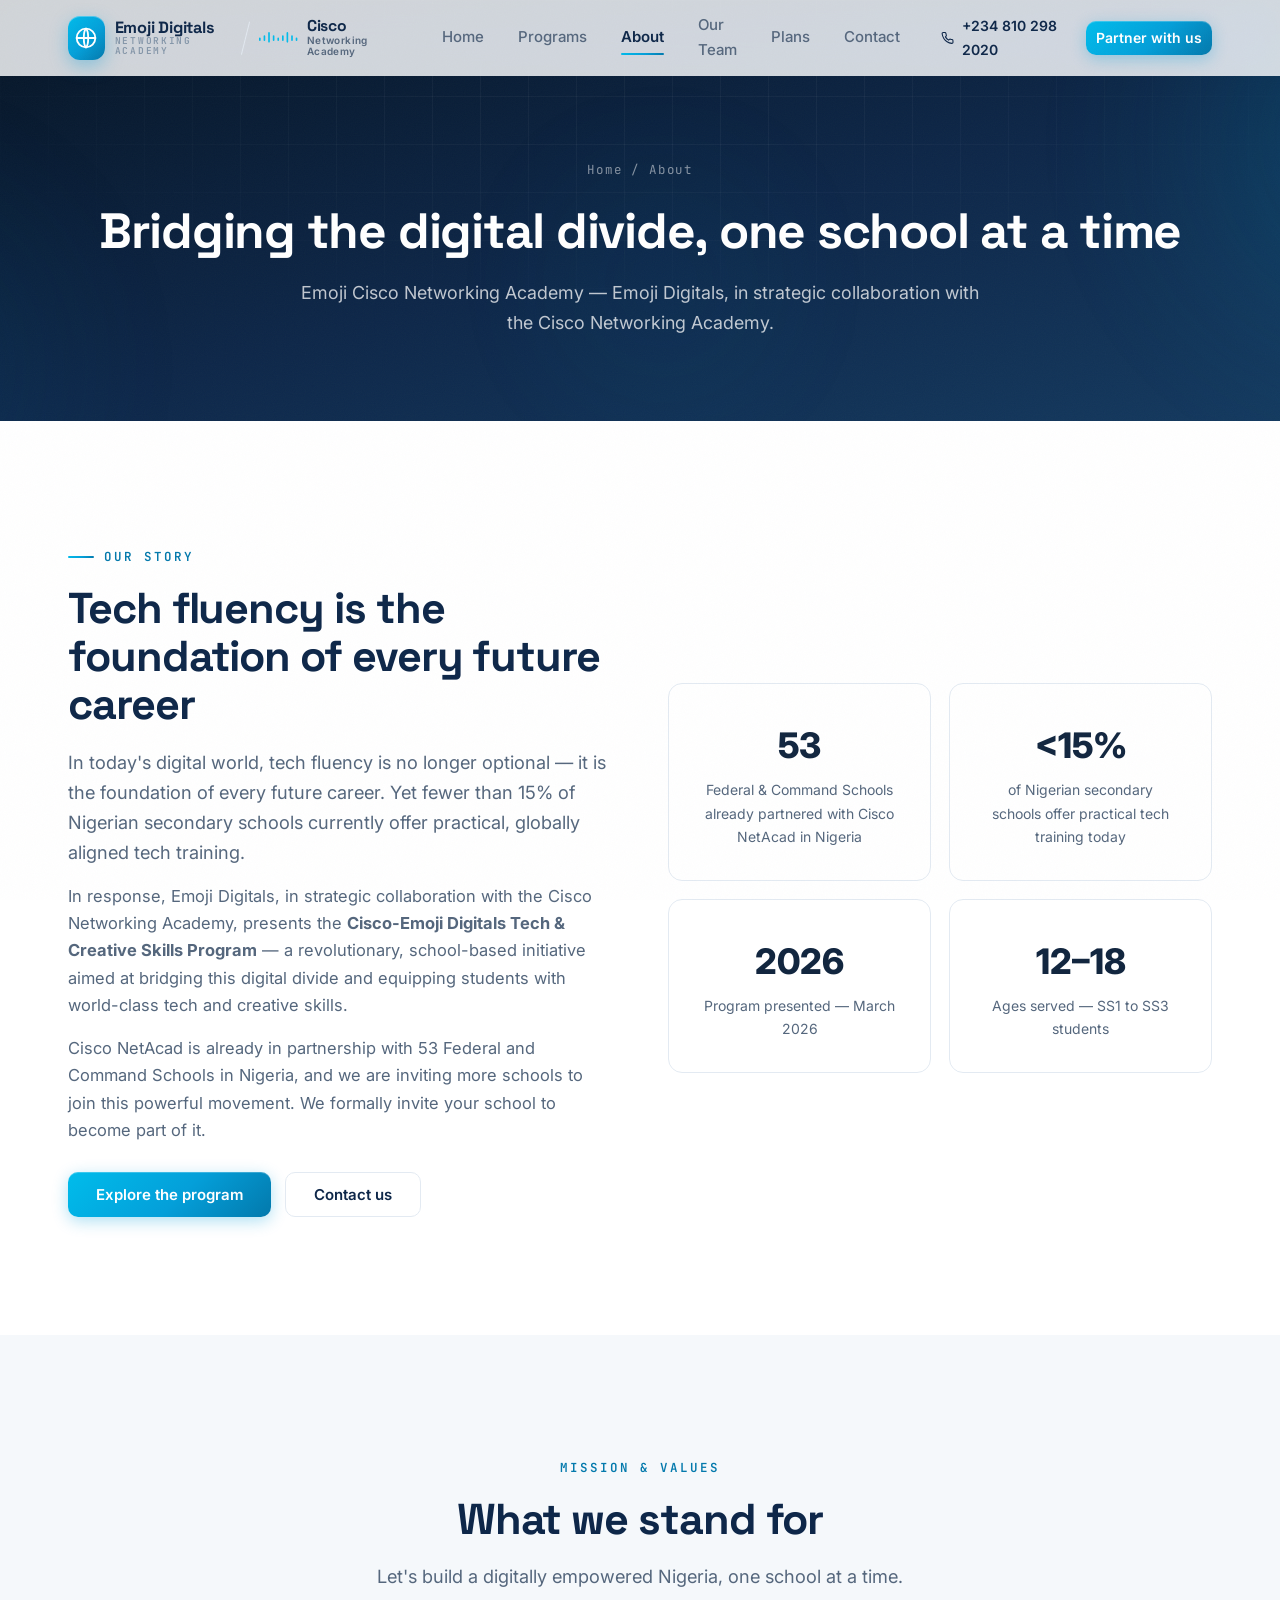
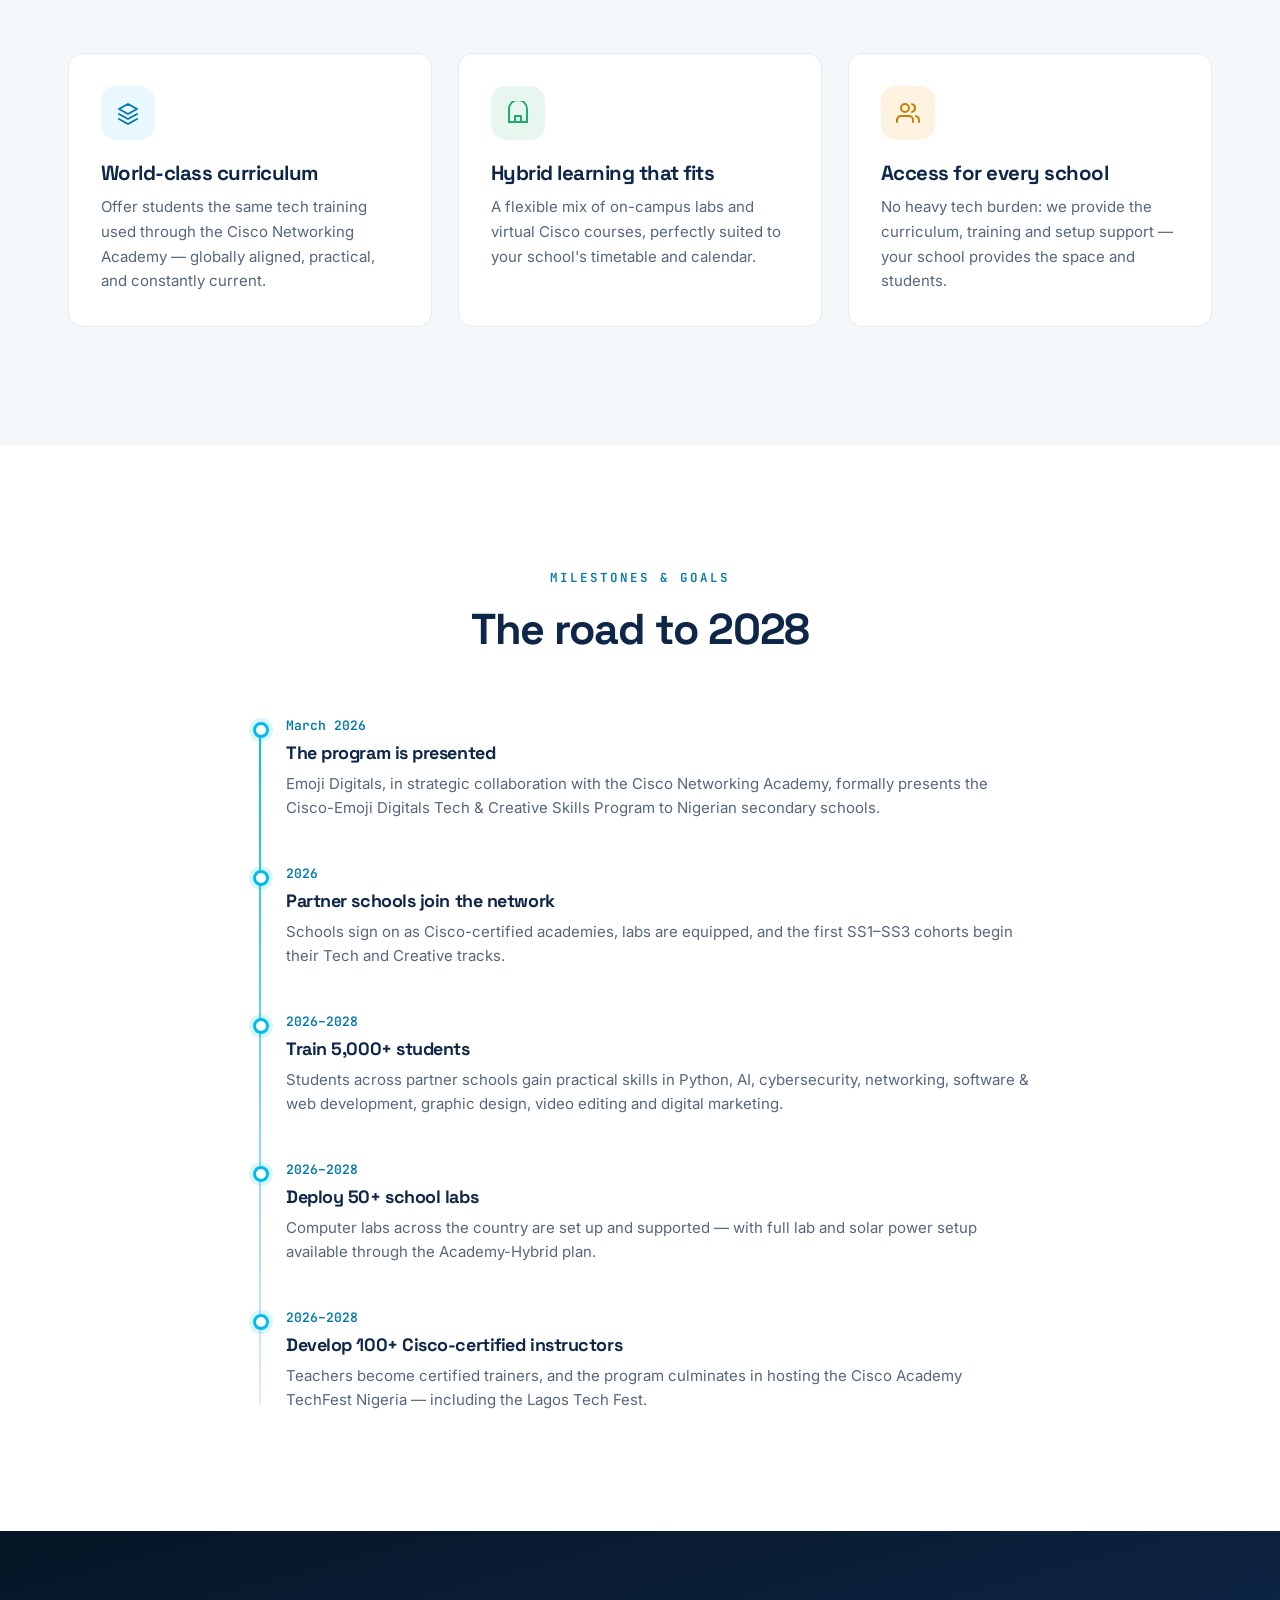
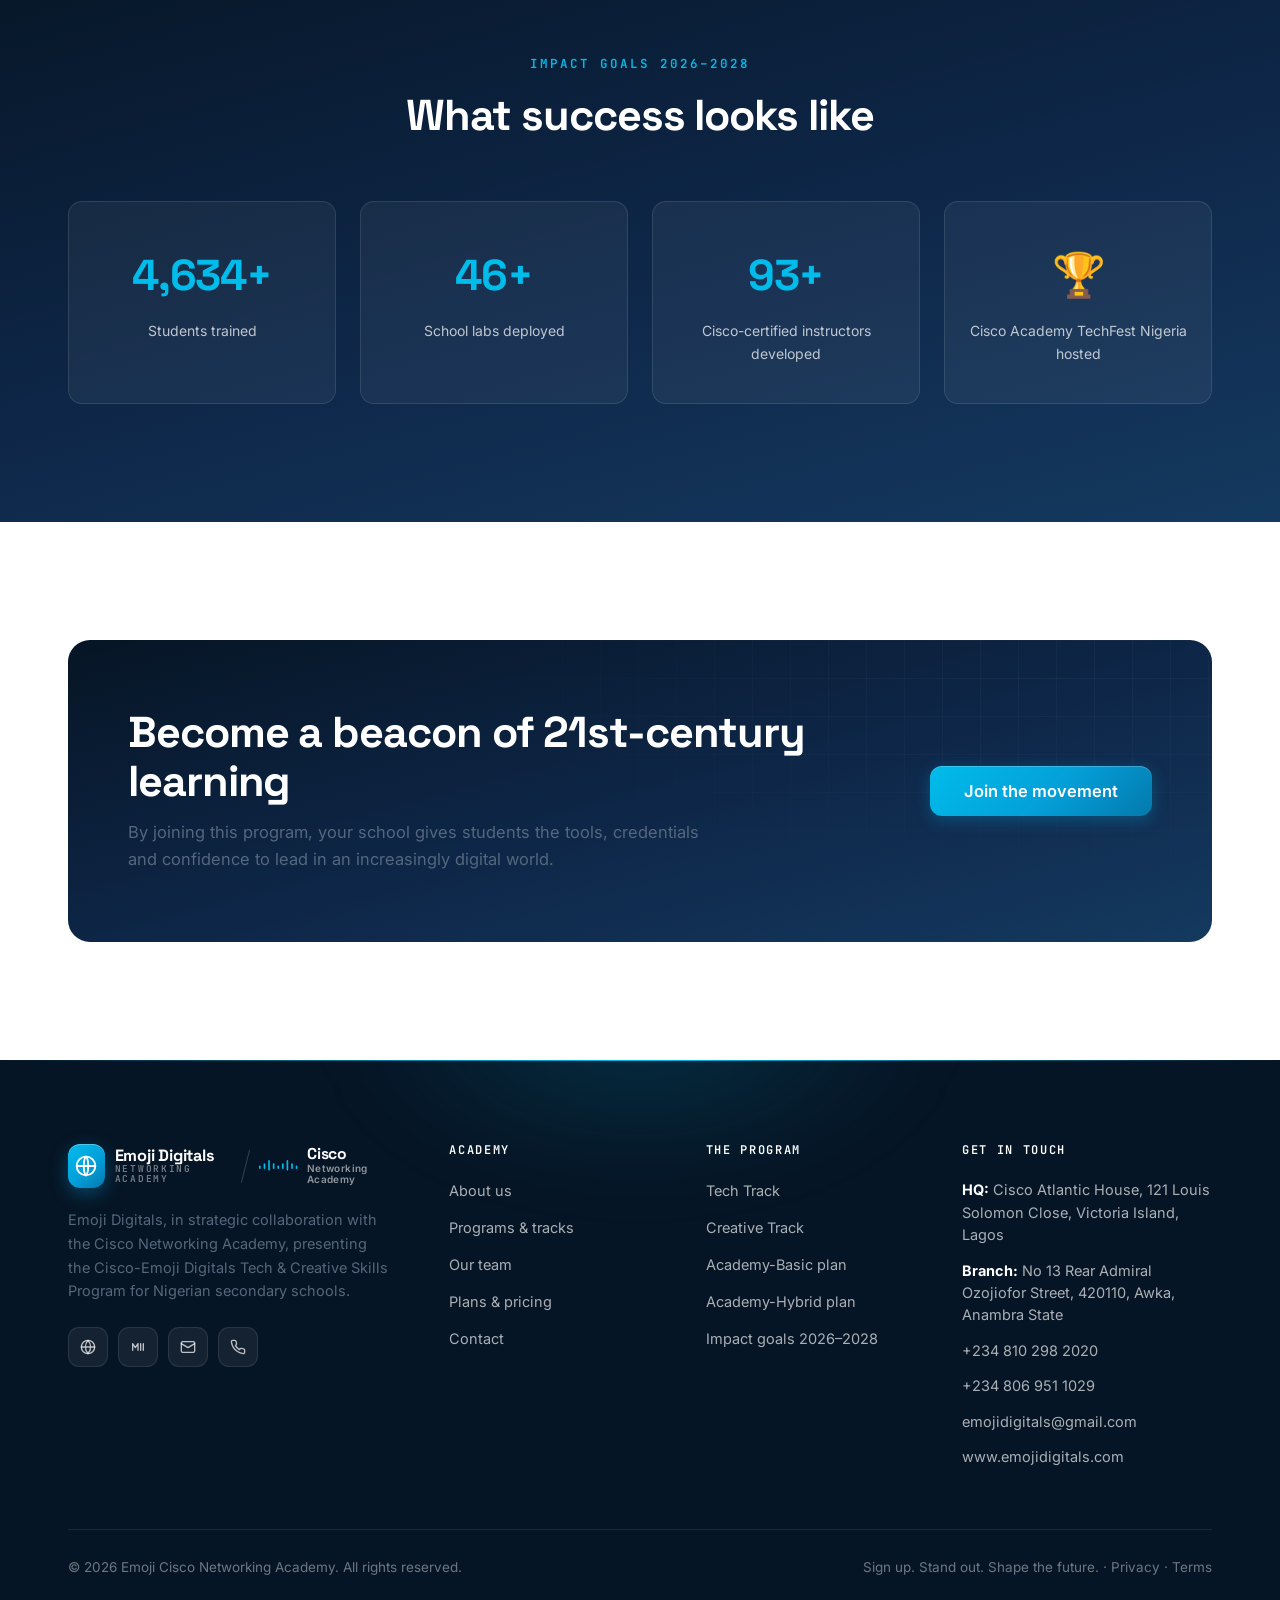
<file: about.html>
<!DOCTYPE html>
<html lang="en">
<head>
  <meta charset="UTF-8" />
  <meta name="viewport" content="width=device-width, initial-scale=1.0" />
  <title>About Us — Emoji Cisco Networking Academy</title>
  <meta name="description" content="Emoji Cisco Networking Academy (Emoji Digitals) works in strategic collaboration with the Cisco Networking Academy to close the digital skills gap in Nigerian secondary schools." />
  <link rel="preconnect" href="https://fonts.googleapis.com" />
  <link rel="preconnect" href="https://fonts.gstatic.com" crossorigin />
  <link href="https://fonts.googleapis.com/css2?family=Inter:wght@400;500;600;700;800&family=JetBrains+Mono:wght@500;600&family=Space+Grotesk:wght@500;600;700&display=swap" rel="stylesheet" />
  <link rel="stylesheet" href="css/styles.css" />
  <link rel="icon" href="data:image/svg+xml,%3Csvg xmlns='http://www.w3.org/2000/svg' viewBox='0 0 100 100'%3E%3Crect width='100' height='100' rx='22' fill='%230e2749'/%3E%3Ctext x='50' y='68' font-size='52' text-anchor='middle'%3E%F0%9F%8C%90%3C/text%3E%3C/svg%3E" />
</head>
<body>
  <a class="skip-link" href="#main">Skip to content</a>
  <div class="scroll-progress" aria-hidden="true"></div>

  <header class="header">
    <div class="container header__inner">
      <a class="logo" href="index.html" aria-label="Emoji Cisco Networking Academy — home">
        <span class="lockup">
            <span class="lockup__mark">
              <span class="brand-emoji"><svg viewBox="0 0 24 24" fill="none" stroke="#ffffff" stroke-width="1.7" stroke-linecap="round" stroke-linejoin="round" aria-hidden="true"><circle cx="12" cy="12" r="8.6"/><path d="M3.4 12h17.2"/><path d="M12 3.4c2.7 2.5 2.7 14.7 0 17.2"/><path d="M12 3.4c-2.7 2.5-2.7 14.7 0 17.2"/></svg></span>
              <span class="brand-words">
                <strong>Emoji Digitals</strong>
                <small>Networking Academy</small>
              </span>
            </span>
            <span class="lockup__divider" aria-hidden="true"></span>
            <span class="lockup__cisco">
              <svg class="bridge" viewBox="0 5.6 24 7" fill="currentColor" aria-hidden="true"><path d="M0 10.728a.521.521 0 001.039 0V9.573a.52.52 0 00-1.039 0v1.155M2.876 10.728a.522.522 0 001.04 0V8.139a.52.52 0 00-1.039 0v2.589M5.737 11.771a.52.52 0 001.039 0V6.17a.52.52 0 00-1.039 0v5.601M8.624 10.728a.52.52 0 001.039 0V8.139a.52.52 0 00-1.039 0v2.589M11.494 10.728a.522.522 0 001.039 0V9.573a.52.52 0 00-1.039 0v1.155M14.393 10.728a.521.521 0 001.04 0V8.139a.52.52 0 00-1.039 0v2.589M17.231 11.771a.521.521 0 001.039 0V6.17a.52.52 0 00-1.039 0v5.601M20.117 10.728a.522.522 0 001.041 0V8.139a.521.521 0 00-1.04 0v2.589M22.961 10.728a.52.52 0 001.039 0V9.573a.52.52 0 00-1.039 0v1.155"/></svg>
              <span class="cisco-words">
                <strong>Cisco</strong>
                <small>Networking Academy</small>
              </span>
            </span>
          </span>
      </a>
      <nav class="nav" aria-label="Primary">
        <a class="nav__link" href="index.html">Home</a>
        <a class="nav__link" href="courses.html">Programs</a>
        <a class="nav__link" href="about.html">About</a>
        <a class="nav__link" href="instructors.html">Our Team</a>
        <a class="nav__link" href="pricing.html">Plans</a>
        <a class="nav__link" href="contact.html">Contact</a>
      </nav>
      <div class="header__actions">
        <a class="header__phone" href="tel:+2348102982020">
          <svg width="16" height="16" viewBox="0 0 24 24" fill="none" stroke="currentColor" stroke-width="2" stroke-linecap="round" stroke-linejoin="round" aria-hidden="true"><path d="M22 16.9v3a2 2 0 01-2.2 2 19.8 19.8 0 01-8.6-3.1 19.5 19.5 0 01-6-6A19.8 19.8 0 012.1 4.2 2 2 0 014.1 2h3a2 2 0 012 1.7c.1 1 .4 2 .7 2.9a2 2 0 01-.5 2.1L8.1 9.9a16 16 0 006 6l1.2-1.2a2 2 0 012.1-.5c.9.3 1.9.6 2.9.7a2 2 0 011.7 2z"/></svg>
          +234 810 298 2020
        </a>
        <a class="btn btn--primary btn--sm" href="contact.html" data-magnetic>Partner with us</a>
        <button class="burger" aria-label="Toggle navigation menu" aria-expanded="false">
          <span></span><span></span><span></span>
        </button>
      </div>
    </div>
  </header>
  <nav class="mobile-nav" aria-label="Mobile">
    <a class="nav__link" href="index.html">Home</a>
    <a class="nav__link" href="courses.html">Programs</a>
    <a class="nav__link" href="about.html">About</a>
    <a class="nav__link" href="instructors.html">Our Team</a>
    <a class="nav__link" href="pricing.html">Plans</a>
    <a class="nav__link" href="contact.html">Contact</a>
    <a class="btn btn--primary btn--block" href="contact.html">Partner with us</a>
  </nav>

  <main id="main">
    <!-- ===================== PAGE HERO ===================== -->
    <section class="page-hero">
      <div class="hero__aurora" aria-hidden="true"><span></span><span></span><span></span></div>
      <div class="container">
        <nav class="breadcrumb" aria-label="Breadcrumb">
          <a href="index.html">Home</a> <span aria-hidden="true">/</span> <span>About</span>
        </nav>
        <h1>Bridging the digital divide, one school at a time</h1>
        <p>Emoji Cisco Networking Academy — Emoji Digitals, in strategic collaboration with the Cisco Networking Academy.</p>
      </div>
    </section>

    <!-- ===================== STORY ===================== -->
    <section class="section">
      <div class="container">
        <div class="grid grid--2" style="align-items:center;gap:56px">
          <div class="reveal">
            <span class="eyebrow">Our story</span>
            <h2>Tech fluency is the foundation of every future career</h2>
            <p class="lead">In today's digital world, tech fluency is no longer optional — it is the foundation of every future career. Yet fewer than 15% of Nigerian secondary schools currently offer practical, globally aligned tech training.</p>
            <p style="margin-top:16px">In response, Emoji Digitals, in strategic collaboration with the Cisco Networking Academy, presents the <strong>Cisco-Emoji Digitals Tech &amp; Creative Skills Program</strong> — a revolutionary, school-based initiative aimed at bridging this digital divide and equipping students with world-class tech and creative skills.</p>
            <p style="margin-top:16px">Cisco NetAcad is already in partnership with 53 Federal and Command Schools in Nigeria, and we are inviting more schools to join this powerful movement. We formally invite your school to become part of it.</p>
            <div style="display:flex;gap:14px;flex-wrap:wrap;margin-top:28px">
              <a class="btn btn--primary" href="courses.html">Explore the program</a>
              <a class="btn btn--outline" href="contact.html">Contact us</a>
            </div>
          </div>
          <div class="reveal" data-delay="2">
            <div class="grid grid--2" style="gap:18px">
              <div class="card" style="text-align:center">
                <div style="font-size:2.2rem;font-weight:800;color:var(--cisco-blue-dark)"><span data-count="53">0</span></div>
                <p style="font-size:14px;margin-top:4px">Federal &amp; Command Schools already partnered with Cisco NetAcad in Nigeria</p>
              </div>
              <div class="card" style="text-align:center">
                <div style="font-size:2.2rem;font-weight:800;color:var(--cisco-blue-dark)">&lt;15%</div>
                <p style="font-size:14px;margin-top:4px">of Nigerian secondary schools offer practical tech training today</p>
              </div>
              <div class="card" style="text-align:center">
                <div style="font-size:2.2rem;font-weight:800;color:var(--cisco-blue-dark)">2026</div>
                <p style="font-size:14px;margin-top:4px">Program presented — March 2026</p>
              </div>
              <div class="card" style="text-align:center">
                <div style="font-size:2.2rem;font-weight:800;color:var(--cisco-blue-dark)">12–18</div>
                <p style="font-size:14px;margin-top:4px">Ages served — SS1 to SS3 students</p>
              </div>
            </div>
          </div>
        </div>
      </div>
    </section>

    <!-- ===================== MISSION & VALUES ===================== -->
    <section class="section section--soft">
      <div class="container">
        <div class="section-head center reveal">
          <span class="eyebrow">Mission &amp; values</span>
          <h2>What we stand for</h2>
          <p class="lead">Let's build a digitally empowered Nigeria, one school at a time.</p>
        </div>
        <div class="grid grid--3">
          <div class="card reveal" data-delay="1">
            <div class="card__icon" aria-hidden="true">
              <svg width="24" height="24" viewBox="0 0 24 24" fill="none" stroke="currentColor" stroke-width="2" stroke-linecap="round" stroke-linejoin="round"><path d="M12 3l9 5-9 5-9-5 9-5z"/><path d="M21 13l-9 5-9-5"/><path d="M21 18l-9 5-9-5"/></svg>
            </div>
            <h3>World-class curriculum</h3>
            <p>Offer students the same tech training used through the Cisco Networking Academy — globally aligned, practical, and constantly current.</p>
          </div>
          <div class="card reveal" data-delay="2">
            <div class="card__icon card__icon--green" aria-hidden="true">
              <svg width="24" height="24" viewBox="0 0 24 24" fill="none" stroke="currentColor" stroke-width="2" stroke-linecap="round" stroke-linejoin="round"><path d="M3 21V8a9 9 0 0118 0v13"/><path d="M3 21h18M9 21v-6h6v6"/></svg>
            </div>
            <h3>Hybrid learning that fits</h3>
            <p>A flexible mix of on-campus labs and virtual Cisco courses, perfectly suited to your school's timetable and calendar.</p>
          </div>
          <div class="card reveal" data-delay="3">
            <div class="card__icon card__icon--amber" aria-hidden="true">
              <svg width="24" height="24" viewBox="0 0 24 24" fill="none" stroke="currentColor" stroke-width="2" stroke-linecap="round" stroke-linejoin="round"><path d="M17 21v-2a4 4 0 00-4-4H5a4 4 0 00-4 4v2"/><circle cx="9" cy="7" r="4"/><path d="M23 21v-2a4 4 0 00-3-3.87M16 3.13a4 4 0 010 7.75"/></svg>
            </div>
            <h3>Access for every school</h3>
            <p>No heavy tech burden: we provide the curriculum, training and setup support — your school provides the space and students.</p>
          </div>
        </div>
      </div>
    </section>

    <!-- ===================== TIMELINE ===================== -->
    <section class="section">
      <div class="container">
        <div class="section-head center reveal">
          <span class="eyebrow">Milestones &amp; goals</span>
          <h2>The road to 2028</h2>
        </div>
        <div class="timeline">
          <div class="timeline__item reveal">
            <div class="timeline__year">March 2026</div>
            <h3>The program is presented</h3>
            <p>Emoji Digitals, in strategic collaboration with the Cisco Networking Academy, formally presents the Cisco-Emoji Digitals Tech &amp; Creative Skills Program to Nigerian secondary schools.</p>
          </div>
          <div class="timeline__item reveal">
            <div class="timeline__year">2026</div>
            <h3>Partner schools join the network</h3>
            <p>Schools sign on as Cisco-certified academies, labs are equipped, and the first SS1–SS3 cohorts begin their Tech and Creative tracks.</p>
          </div>
          <div class="timeline__item reveal">
            <div class="timeline__year">2026–2028</div>
            <h3>Train 5,000+ students</h3>
            <p>Students across partner schools gain practical skills in Python, AI, cybersecurity, networking, software &amp; web development, graphic design, video editing and digital marketing.</p>
          </div>
          <div class="timeline__item reveal">
            <div class="timeline__year">2026–2028</div>
            <h3>Deploy 50+ school labs</h3>
            <p>Computer labs across the country are set up and supported — with full lab and solar power setup available through the Academy-Hybrid plan.</p>
          </div>
          <div class="timeline__item reveal">
            <div class="timeline__year">2026–2028</div>
            <h3>Develop 100+ Cisco-certified instructors</h3>
            <p>Teachers become certified trainers, and the program culminates in hosting the Cisco Academy TechFest Nigeria — including the Lagos Tech Fest.</p>
          </div>
        </div>
      </div>
    </section>

    <!-- ===================== IMPACT GOALS ===================== -->
    <section class="section section--navy">
      <div class="container">
        <div class="section-head center reveal">
          <span class="eyebrow" style="color:var(--cisco-blue)">Impact goals 2026–2028</span>
          <h2 style="color:#fff">What success looks like</h2>
        </div>
        <div class="stats-band">
          <div class="stat-box reveal" data-delay="1">
            <div class="num"><span data-count="5000">0</span>+</div>
            <div class="label">Students trained</div>
          </div>
          <div class="stat-box reveal" data-delay="2">
            <div class="num"><span data-count="50">0</span>+</div>
            <div class="label">School labs deployed</div>
          </div>
          <div class="stat-box reveal" data-delay="3">
            <div class="num"><span data-count="100">0</span>+</div>
            <div class="label">Cisco-certified instructors developed</div>
          </div>
          <div class="stat-box reveal" data-delay="4">
            <div class="num">🏆</div>
            <div class="label">Cisco Academy TechFest Nigeria hosted</div>
          </div>
        </div>
      </div>
    </section>

    <!-- ===================== CTA BAND ===================== -->
    <section class="section">
      <div class="container">
        <div class="cta-band reveal">
          <div>
            <h2 style="color:#fff">Become a beacon of 21st-century learning</h2>
            <p>By joining this program, your school gives students the tools, credentials and confidence to lead in an increasingly digital world.</p>
          </div>
          <a class="btn btn--primary btn--lg" href="contact.html">Join the movement</a>
        </div>
      </div>
    </section>
  </main>

  <footer class="footer">
    <span class="footer__glow" aria-hidden="true"></span>
    <div class="container">
      <div class="footer__grid">
        <div>
          <a class="logo" href="index.html" aria-label="Emoji Cisco Networking Academy — home">
            <span class="lockup">
            <span class="lockup__mark">
              <span class="brand-emoji"><svg viewBox="0 0 24 24" fill="none" stroke="#ffffff" stroke-width="1.7" stroke-linecap="round" stroke-linejoin="round" aria-hidden="true"><circle cx="12" cy="12" r="8.6"/><path d="M3.4 12h17.2"/><path d="M12 3.4c2.7 2.5 2.7 14.7 0 17.2"/><path d="M12 3.4c-2.7 2.5-2.7 14.7 0 17.2"/></svg></span>
              <span class="brand-words">
                <strong>Emoji Digitals</strong>
                <small>Networking Academy</small>
              </span>
            </span>
            <span class="lockup__divider" aria-hidden="true"></span>
            <span class="lockup__cisco">
              <svg class="bridge" viewBox="0 5.6 24 7" fill="currentColor" aria-hidden="true"><path d="M0 10.728a.521.521 0 001.039 0V9.573a.52.52 0 00-1.039 0v1.155M2.876 10.728a.522.522 0 001.04 0V8.139a.52.52 0 00-1.039 0v2.589M5.737 11.771a.52.52 0 001.039 0V6.17a.52.52 0 00-1.039 0v5.601M8.624 10.728a.52.52 0 001.039 0V8.139a.52.52 0 00-1.039 0v2.589M11.494 10.728a.522.522 0 001.039 0V9.573a.52.52 0 00-1.039 0v1.155M14.393 10.728a.521.521 0 001.04 0V8.139a.52.52 0 00-1.039 0v2.589M17.231 11.771a.521.521 0 001.039 0V6.17a.52.52 0 00-1.039 0v5.601M20.117 10.728a.522.522 0 001.041 0V8.139a.521.521 0 00-1.04 0v2.589M22.961 10.728a.52.52 0 001.039 0V9.573a.52.52 0 00-1.039 0v1.155"/></svg>
              <span class="cisco-words">
                <strong>Cisco</strong>
                <small>Networking Academy</small>
              </span>
            </span>
          </span>
          </a>
          <p class="footer__about">Emoji Digitals, in strategic collaboration with the Cisco Networking Academy, presenting the Cisco-Emoji Digitals Tech &amp; Creative Skills Program for Nigerian secondary schools.</p>
          <div class="social-row">
            <a href="https://emojidigitals.com" aria-label="Website">
              <svg width="16" height="16" viewBox="0 0 24 24" fill="none" stroke="currentColor" stroke-width="2" stroke-linecap="round" stroke-linejoin="round" aria-hidden="true"><circle cx="12" cy="12" r="10"/><path d="M2 12h20M12 2a15.3 15.3 0 014 10 15.3 15.3 0 01-4 10 15.3 15.3 0 01-4-10 15.3 15.3 0 014-10z"/></svg>
            </a>
            <a href="https://www.netacad.com" aria-label="Cisco Networking Academy">
              <svg width="16" height="16" viewBox="0 0 24 24" fill="none" stroke="currentColor" stroke-width="2" stroke-linecap="round" stroke-linejoin="round" aria-hidden="true"><path d="M4 17V7l4 6 4-6v10"/><path d="M16 7v10M20 7v10"/></svg>
            </a>
            <a href="mailto:emojidigitals@gmail.com" aria-label="Email">
              <svg width="16" height="16" viewBox="0 0 24 24" fill="none" stroke="currentColor" stroke-width="2" stroke-linecap="round" stroke-linejoin="round" aria-hidden="true"><rect x="2" y="4" width="20" height="16" rx="2"/><path d="M22 7l-10 6L2 7"/></svg>
            </a>
            <a href="tel:+2348102982020" aria-label="Phone">
              <svg width="16" height="16" viewBox="0 0 24 24" fill="none" stroke="currentColor" stroke-width="2" stroke-linecap="round" stroke-linejoin="round" aria-hidden="true"><path d="M22 16.9v3a2 2 0 01-2.2 2 19.8 19.8 0 01-8.6-3.1 19.5 19.5 0 01-6-6A19.8 19.8 0 012.1 4.2 2 2 0 014.1 2h3a2 2 0 012 1.7c.1 1 .4 2 .7 2.9a2 2 0 01-.5 2.1L8.1 9.9a16 16 0 006 6l1.2-1.2a2 2 0 012.1-.5c.9.3 1.9.6 2.9.7a2 2 0 011.7 2z"/></svg>
            </a>
          </div>
        </div>
        <div>
          <h4>Academy</h4>
          <nav class="footer__links" aria-label="Footer academy links">
            <a href="about.html">About us</a>
            <a href="courses.html">Programs &amp; tracks</a>
            <a href="instructors.html">Our team</a>
            <a href="pricing.html">Plans &amp; pricing</a>
            <a href="contact.html">Contact</a>
          </nav>
        </div>
        <div>
          <h4>The program</h4>
          <nav class="footer__links" aria-label="Footer program links">
            <a href="courses.html">Tech Track</a>
            <a href="courses.html">Creative Track</a>
            <a href="pricing.html">Academy-Basic plan</a>
            <a href="pricing.html">Academy-Hybrid plan</a>
            <a href="about.html">Impact goals 2026–2028</a>
          </nav>
        </div>
        <div>
          <h4>Get in touch</h4>
          <div class="footer__contact">
            <span><strong style="color:#fff">HQ:</strong> Cisco Atlantic House, 121 Louis Solomon Close, Victoria Island, Lagos</span>
            <span><strong style="color:#fff">Branch:</strong> No 13 Rear Admiral Ozojiofor Street, 420110, Awka, Anambra State</span>
            <a href="tel:+2348102982020">+234 810 298 2020</a>
            <a href="tel:+2348069511029">+234 806 951 1029</a>
            <a href="mailto:emojidigitals@gmail.com">emojidigitals@gmail.com</a>
            <a href="https://emojidigitals.com">www.emojidigitals.com</a>
          </div>
        </div>
      </div>
      <div class="footer__bottom">
        <span>© <span data-year>2026</span> Emoji Cisco Networking Academy. All rights reserved.</span>
        <span>Sign up. Stand out. Shape the future. · <a href="#">Privacy</a> · <a href="#">Terms</a></span>
      </div>
    </div>
  </footer>

  <button class="to-top" aria-label="Back to top">
    <svg width="18" height="18" viewBox="0 0 24 24" fill="none" stroke="currentColor" stroke-width="2" stroke-linecap="round" stroke-linejoin="round" aria-hidden="true"><path d="M12 19V5M5 12l7-7 7 7"/></svg>
  </button>

  <script src="js/main.js"></script>
</body>
</html>
</file>
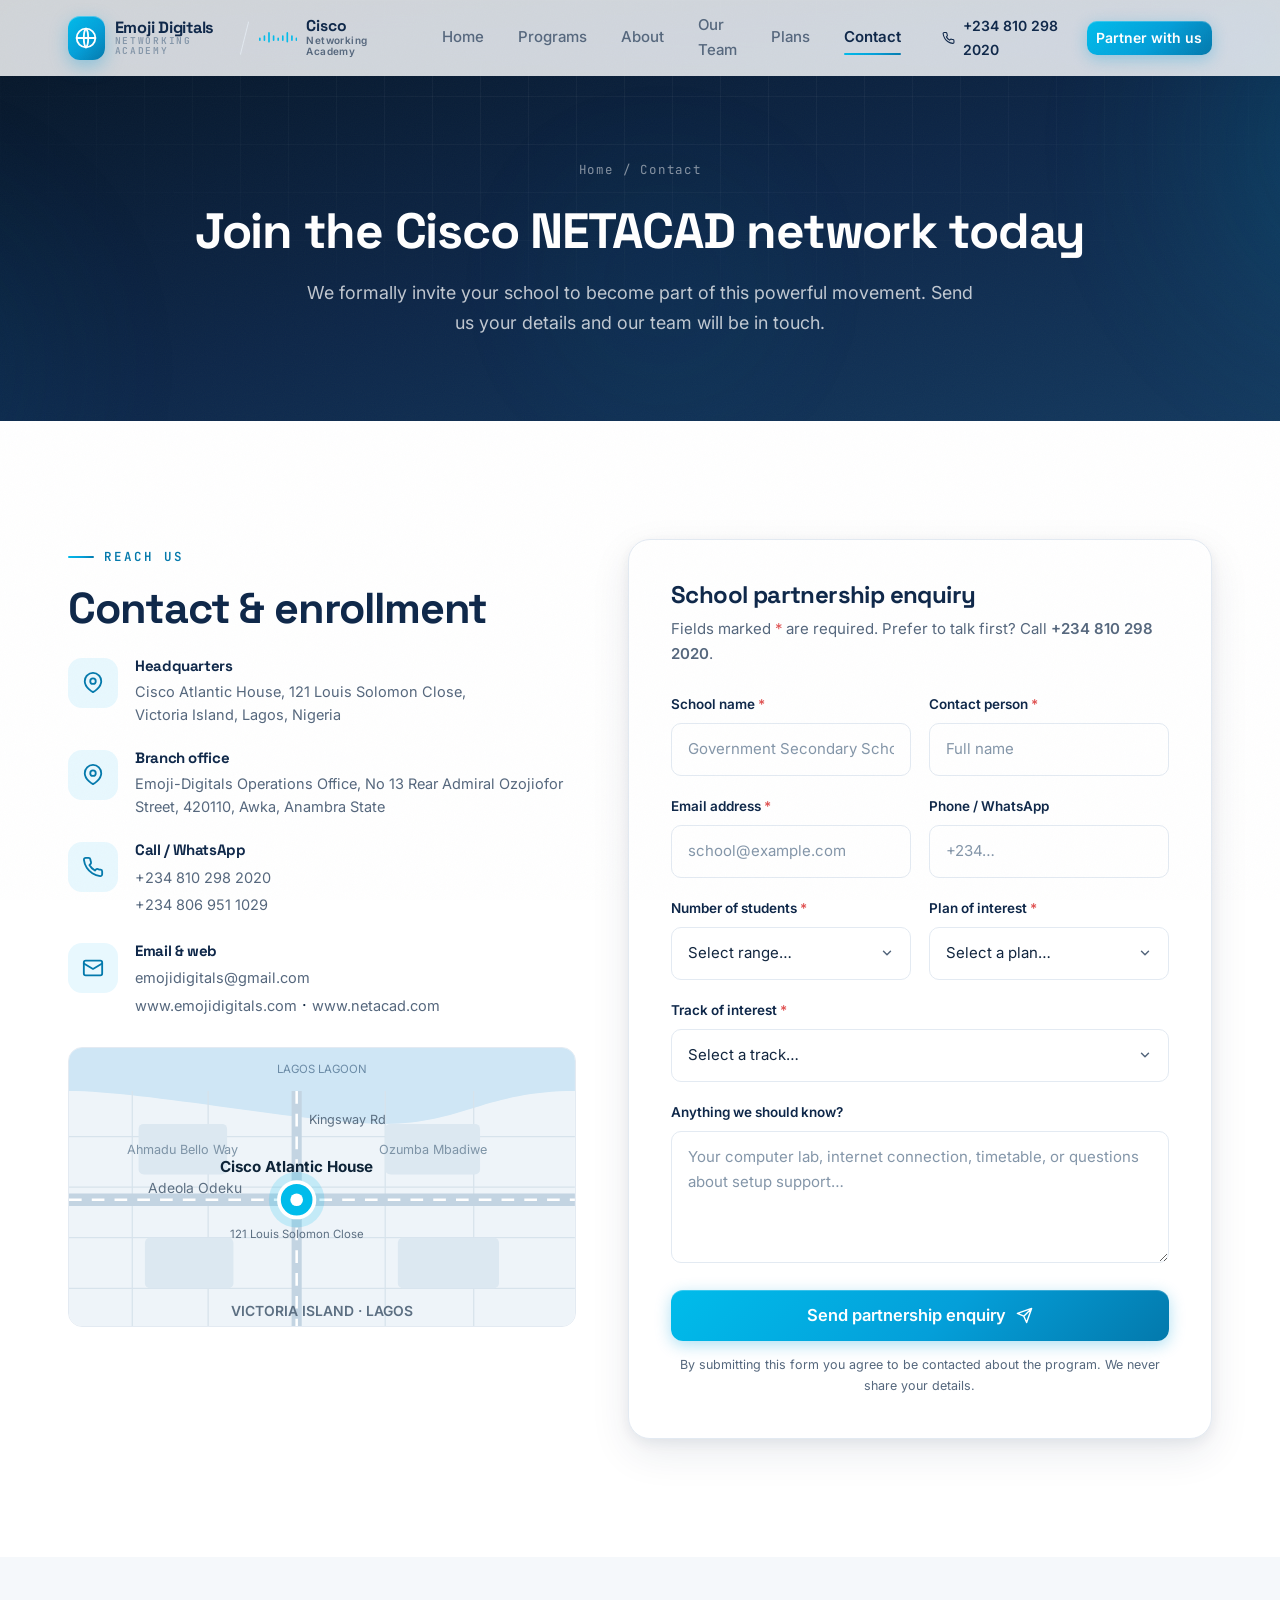
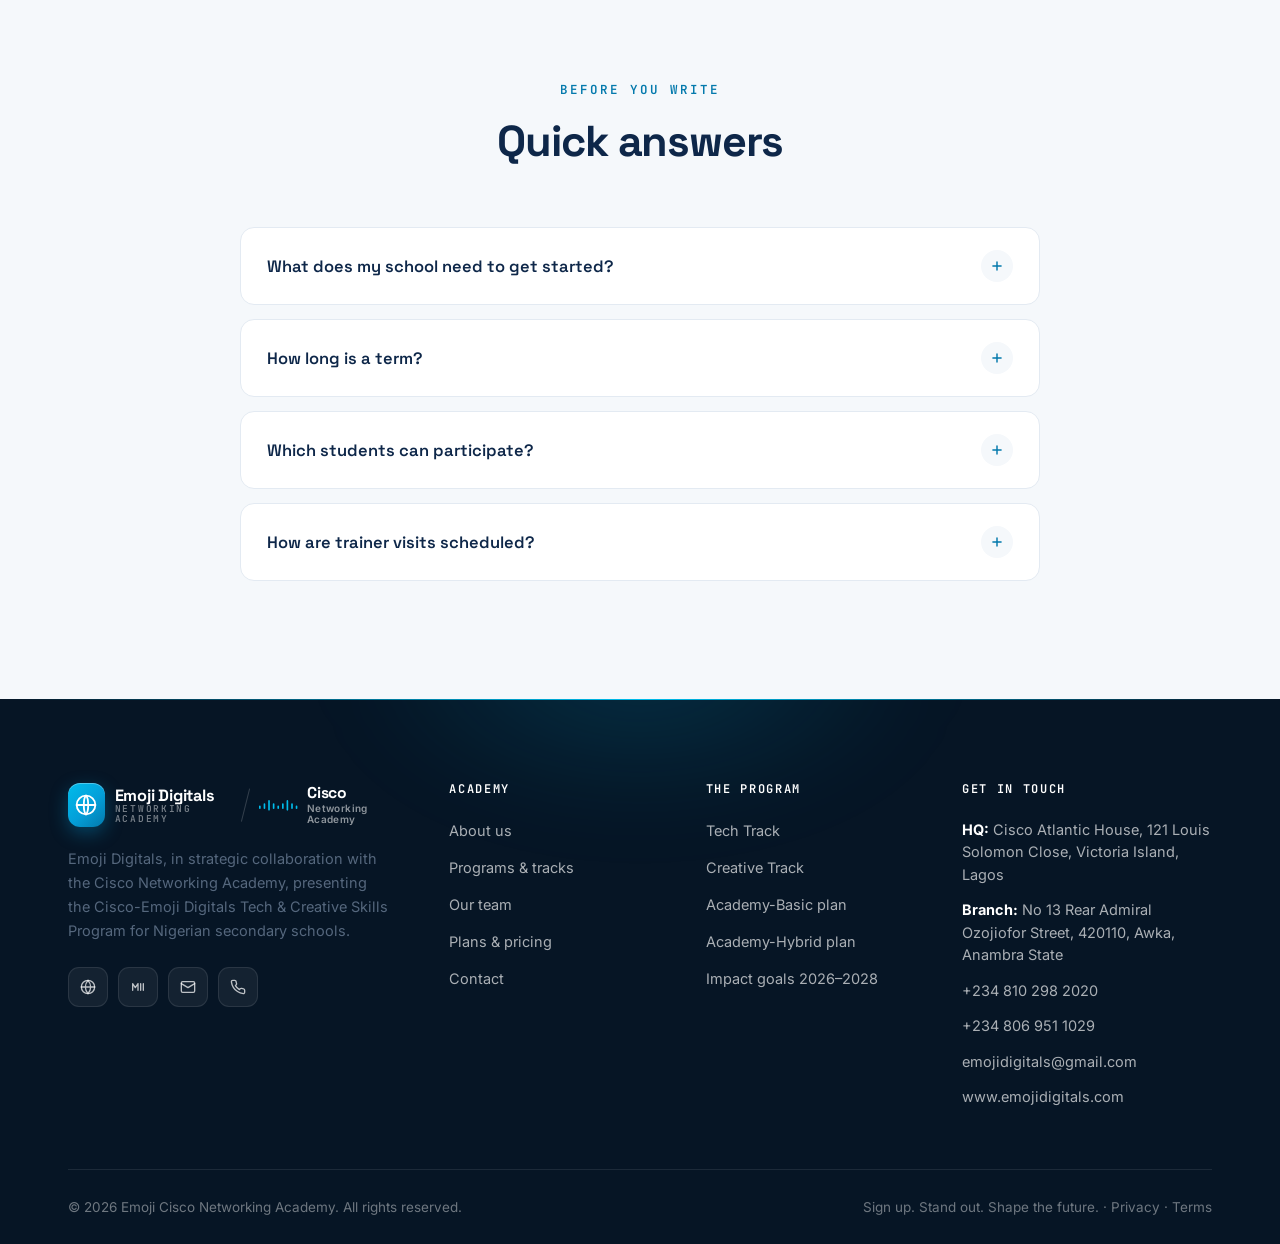
<file: contact.html>
<!DOCTYPE html>
<html lang="en">
<head>
  <meta charset="UTF-8" />
  <meta name="viewport" content="width=device-width, initial-scale=1.0" />
  <title>Contact &amp; Partner With Us — Emoji Cisco Networking Academy</title>
  <meta name="description" content="Contact Emoji Cisco Networking Academy to bring the Cisco-Emoji Digitals Tech & Creative Skills Program to your school. HQ in Victoria Island, Lagos; branch in Awka, Anambra." />
  <link rel="preconnect" href="https://fonts.googleapis.com" />
  <link rel="preconnect" href="https://fonts.gstatic.com" crossorigin />
  <link href="https://fonts.googleapis.com/css2?family=Inter:wght@400;500;600;700;800&family=JetBrains+Mono:wght@500;600&family=Space+Grotesk:wght@500;600;700&display=swap" rel="stylesheet" />
  <link rel="stylesheet" href="css/styles.css" />
  <link rel="icon" href="data:image/svg+xml,%3Csvg xmlns='http://www.w3.org/2000/svg' viewBox='0 0 100 100'%3E%3Crect width='100' height='100' rx='22' fill='%230e2749'/%3E%3Ctext x='50' y='68' font-size='52' text-anchor='middle'%3E%F0%9F%8C%90%3C/text%3E%3C/svg%3E" />
</head>
<body>
  <a class="skip-link" href="#main">Skip to content</a>
  <div class="scroll-progress" aria-hidden="true"></div>

  <header class="header">
    <div class="container header__inner">
      <a class="logo" href="index.html" aria-label="Emoji Cisco Networking Academy — home">
        <span class="lockup">
            <span class="lockup__mark">
              <span class="brand-emoji"><svg viewBox="0 0 24 24" fill="none" stroke="#ffffff" stroke-width="1.7" stroke-linecap="round" stroke-linejoin="round" aria-hidden="true"><circle cx="12" cy="12" r="8.6"/><path d="M3.4 12h17.2"/><path d="M12 3.4c2.7 2.5 2.7 14.7 0 17.2"/><path d="M12 3.4c-2.7 2.5-2.7 14.7 0 17.2"/></svg></span>
              <span class="brand-words">
                <strong>Emoji Digitals</strong>
                <small>Networking Academy</small>
              </span>
            </span>
            <span class="lockup__divider" aria-hidden="true"></span>
            <span class="lockup__cisco">
              <svg class="bridge" viewBox="0 5.6 24 7" fill="currentColor" aria-hidden="true"><path d="M0 10.728a.521.521 0 001.039 0V9.573a.52.52 0 00-1.039 0v1.155M2.876 10.728a.522.522 0 001.04 0V8.139a.52.52 0 00-1.039 0v2.589M5.737 11.771a.52.52 0 001.039 0V6.17a.52.52 0 00-1.039 0v5.601M8.624 10.728a.52.52 0 001.039 0V8.139a.52.52 0 00-1.039 0v2.589M11.494 10.728a.522.522 0 001.039 0V9.573a.52.52 0 00-1.039 0v1.155M14.393 10.728a.521.521 0 001.04 0V8.139a.52.52 0 00-1.039 0v2.589M17.231 11.771a.521.521 0 001.039 0V6.17a.52.52 0 00-1.039 0v5.601M20.117 10.728a.522.522 0 001.041 0V8.139a.521.521 0 00-1.04 0v2.589M22.961 10.728a.52.52 0 001.039 0V9.573a.52.52 0 00-1.039 0v1.155"/></svg>
              <span class="cisco-words">
                <strong>Cisco</strong>
                <small>Networking Academy</small>
              </span>
            </span>
          </span>
      </a>
      <nav class="nav" aria-label="Primary">
        <a class="nav__link" href="index.html">Home</a>
        <a class="nav__link" href="courses.html">Programs</a>
        <a class="nav__link" href="about.html">About</a>
        <a class="nav__link" href="instructors.html">Our Team</a>
        <a class="nav__link" href="pricing.html">Plans</a>
        <a class="nav__link" href="contact.html">Contact</a>
      </nav>
      <div class="header__actions">
        <a class="header__phone" href="tel:+2348102982020">
          <svg width="16" height="16" viewBox="0 0 24 24" fill="none" stroke="currentColor" stroke-width="2" stroke-linecap="round" stroke-linejoin="round" aria-hidden="true"><path d="M22 16.9v3a2 2 0 01-2.2 2 19.8 19.8 0 01-8.6-3.1 19.5 19.5 0 01-6-6A19.8 19.8 0 012.1 4.2 2 2 0 014.1 2h3a2 2 0 012 1.7c.1 1 .4 2 .7 2.9a2 2 0 01-.5 2.1L8.1 9.9a16 16 0 006 6l1.2-1.2a2 2 0 012.1-.5c.9.3 1.9.6 2.9.7a2 2 0 011.7 2z"/></svg>
          +234 810 298 2020
        </a>
        <a class="btn btn--primary btn--sm" href="contact.html" data-magnetic>Partner with us</a>
        <button class="burger" aria-label="Toggle navigation menu" aria-expanded="false">
          <span></span><span></span><span></span>
        </button>
      </div>
    </div>
  </header>
  <nav class="mobile-nav" aria-label="Mobile">
    <a class="nav__link" href="index.html">Home</a>
    <a class="nav__link" href="courses.html">Programs</a>
    <a class="nav__link" href="about.html">About</a>
    <a class="nav__link" href="instructors.html">Our Team</a>
    <a class="nav__link" href="pricing.html">Plans</a>
    <a class="nav__link" href="contact.html">Contact</a>
    <a class="btn btn--primary btn--block" href="contact.html">Partner with us</a>
  </nav>

  <main id="main">
    <!-- ===================== PAGE HERO ===================== -->
    <section class="page-hero">
      <div class="hero__aurora" aria-hidden="true"><span></span><span></span><span></span></div>
      <div class="container">
        <nav class="breadcrumb" aria-label="Breadcrumb">
          <a href="index.html">Home</a> <span aria-hidden="true">/</span> <span>Contact</span>
        </nav>
        <h1>Join the Cisco NETACAD network today</h1>
        <p>We formally invite your school to become part of this powerful movement. Send us your details and our team will be in touch.</p>
      </div>
    </section>

    <!-- ===================== CONTACT ===================== -->
    <section class="section">
      <div class="container contact-grid">
        <!-- Info column -->
        <div class="reveal">
          <span class="eyebrow">Reach us</span>
          <h2 style="margin-bottom:26px">Contact &amp; enrollment</h2>
          <div class="info-list">
            <div class="info-item">
              <span class="info-item__icon" aria-hidden="true">
                <svg width="22" height="22" viewBox="0 0 24 24" fill="none" stroke="currentColor" stroke-width="2" stroke-linecap="round" stroke-linejoin="round"><path d="M21 10c0 7-9 12-9 12S3 17 3 10a9 9 0 0118 0z"/><circle cx="12" cy="10" r="3"/></svg>
              </span>
              <div>
                <h4>Headquarters</h4>
                <p>Cisco Atlantic House, 121 Louis Solomon Close,<br/>Victoria Island, Lagos, Nigeria</p>
              </div>
            </div>
            <div class="info-item">
              <span class="info-item__icon" aria-hidden="true">
                <svg width="22" height="22" viewBox="0 0 24 24" fill="none" stroke="currentColor" stroke-width="2" stroke-linecap="round" stroke-linejoin="round"><path d="M21 10c0 7-9 12-9 12S3 17 3 10a9 9 0 0118 0z"/><circle cx="12" cy="10" r="3"/></svg>
              </span>
              <div>
                <h4>Branch office</h4>
                <p>Emoji-Digitals Operations Office, No 13 Rear Admiral Ozojiofor Street, 420110, Awka, Anambra State</p>
              </div>
            </div>
            <div class="info-item">
              <span class="info-item__icon" aria-hidden="true">
                <svg width="22" height="22" viewBox="0 0 24 24" fill="none" stroke="currentColor" stroke-width="2" stroke-linecap="round" stroke-linejoin="round"><path d="M22 16.9v3a2 2 0 01-2.2 2 19.8 19.8 0 01-8.6-3.1 19.5 19.5 0 01-6-6A19.8 19.8 0 012.1 4.2 2 2 0 014.1 2h3a2 2 0 012 1.7c.1 1 .4 2 .7 2.9a2 2 0 01-.5 2.1L8.1 9.9a16 16 0 006 6l1.2-1.2a2 2 0 012.1-.5c.9.3 1.9.6 2.9.7a2 2 0 011.7 2z"/></svg>
              </span>
              <div>
                <h4>Call / WhatsApp</h4>
                <a href="tel:+2348102982020">+234 810 298 2020</a><br/>
                <a href="tel:+2348069511029">+234 806 951 1029</a>
              </div>
            </div>
            <div class="info-item">
              <span class="info-item__icon" aria-hidden="true">
                <svg width="22" height="22" viewBox="0 0 24 24" fill="none" stroke="currentColor" stroke-width="2" stroke-linecap="round" stroke-linejoin="round"><rect x="2" y="4" width="20" height="16" rx="2"/><path d="M22 7l-10 6L2 7"/></svg>
              </span>
              <div>
                <h4>Email &amp; web</h4>
                <a href="mailto:emojidigitals@gmail.com">emojidigitals@gmail.com</a><br/>
                <a href="https://emojidigitals.com">www.emojidigitals.com</a> · <a href="https://www.netacad.com">www.netacad.com</a>
              </div>
            </div>
          </div>

          <!-- Stylised map: Victoria Island, Lagos -->
          <div class="card" style="margin-top:28px;padding:0;overflow:hidden">
            <svg viewBox="0 0 400 220" role="img" aria-label="Stylised map showing the academy headquarters at Cisco Atlantic House on Louis Solomon Close, Victoria Island, Lagos" style="width:100%;height:auto;display:block">
              <rect width="400" height="220" fill="#eef4f9"/>
              <!-- Water -->
              <path d="M0 0h400v34c-70 0-90 26-150 26S60 34 0 34z" fill="#cfe6f5"/>
              <text x="200" y="20" font-family="Inter, sans-serif" font-size="9" fill="#6b8ba6" text-anchor="middle">LAGOS LAGOON</text>
              <g stroke="#d7e3ec" stroke-width="1">
                <path d="M0 70H400M0 110H400M0 150H400M0 190H400"/>
                <path d="M50 34V220M110 34V220M180 34V220M250 34V220M320 34V220"/>
              </g>
              <path d="M0 120H400" stroke="#c3d4e2" stroke-width="10"/>
              <path d="M180 34V220" stroke="#c3d4e2" stroke-width="8"/>
              <path d="M0 120H400" stroke="#ffffff" stroke-width="2" stroke-dasharray="10 8"/>
              <path d="M180 34V220" stroke="#ffffff" stroke-width="2" stroke-dasharray="10 8"/>
              <rect x="55" y="60" width="70" height="40" rx="4" fill="#dce8f1"/>
              <rect x="250" y="60" width="75" height="40" rx="4" fill="#dce8f1"/>
              <rect x="60" y="150" width="70" height="40" rx="4" fill="#dce8f1"/>
              <rect x="260" y="150" width="80" height="40" rx="4" fill="#dce8f1"/>
              <text x="90" y="84" font-family="Inter, sans-serif" font-size="10" fill="#7d93a6" text-anchor="middle">Ahmadu Bello Way</text>
              <text x="288" y="84" font-family="Inter, sans-serif" font-size="10" fill="#7d93a6" text-anchor="middle">Ozumba Mbadiwe</text>
              <text x="100" y="115" font-family="Inter, sans-serif" font-size="11" fill="#5c6f82" text-anchor="middle">Adeola Odeku</text>
              <text x="190" y="60" font-family="Inter, sans-serif" font-size="10" fill="#5c6f82">Kingsway Rd</text>
              <text x="200" y="212" font-family="Inter, sans-serif" font-size="11" font-weight="600" fill="#5c6f82" text-anchor="middle">VICTORIA ISLAND · LAGOS</text>
              <g>
                <circle cx="180" cy="120" r="22" fill="rgba(0,188,235,0.18)"/>
                <circle cx="180" cy="120" r="14" fill="#00bceb" stroke="#ffffff" stroke-width="3"/>
                <circle cx="180" cy="120" r="5" fill="#ffffff"/>
              </g>
              <text x="180" y="98" font-family="Inter, sans-serif" font-size="12" font-weight="700" fill="#0e2438" text-anchor="middle">Cisco Atlantic House</text>
              <text x="180" y="150" font-family="Inter, sans-serif" font-size="9" fill="#5c6f82" text-anchor="middle">121 Louis Solomon Close</text>
            </svg>
          </div>
        </div>

        <!-- Form column -->
        <div class="form-card reveal" data-delay="2">
          <h2 style="font-size:1.5rem;margin-bottom:8px">School partnership enquiry</h2>
          <p style="font-size:15px;margin-bottom:26px">Fields marked <span style="color:#e05252">*</span> are required. Prefer to talk first? Call <a href="tel:+2348102982020" style="color:var(--cisco-blue-dark);font-weight:600">+234 810 298 2020</a>.</p>

          <div class="form-success" role="status">
            <svg width="20" height="20" viewBox="0 0 24 24" fill="none" stroke="currentColor" stroke-width="2.5" stroke-linecap="round" stroke-linejoin="round" aria-hidden="true"><path d="M22 11.1V12a10 10 0 11-5.9-9.1"/><path d="M22 4L12 14.01l-3-3"/></svg>
            Thank you! Your partnership enquiry has been received — our team will contact you shortly.
          </div>

          <form id="enroll-form" novalidate>
            <div class="form-row">
              <div class="form-group">
                <label for="school">School name <span class="req">*</span></label>
                <input class="form-control" type="text" id="school" name="school" placeholder="Government Secondary School…" required />
                <p class="field-error">Please enter your school name.</p>
              </div>
              <div class="form-group">
                <label for="name">Contact person <span class="req">*</span></label>
                <input class="form-control" type="text" id="name" name="name" placeholder="Full name" required />
                <p class="field-error">Please enter a contact name.</p>
              </div>
            </div>

            <div class="form-row">
              <div class="form-group">
                <label for="email">Email address <span class="req">*</span></label>
                <input class="form-control" type="email" id="email" name="email" placeholder="school@example.com" required />
                <p class="field-error">Please enter a valid email address.</p>
              </div>
              <div class="form-group">
                <label for="phone">Phone / WhatsApp</label>
                <input class="form-control" type="tel" id="phone" name="phone" placeholder="+234…" />
                <p class="field-error">Please enter a valid phone number.</p>
              </div>
            </div>

            <div class="form-row">
              <div class="form-group">
                <label for="students">Number of students <span class="req">*</span></label>
                <select class="form-control" id="students" name="students" required>
                  <option value="">Select range…</option>
                  <option>50–149 (small-school rate available)</option>
                  <option>150–499 (Academy-Basic)</option>
                  <option>500–1000 (Academy-Hybrid)</option>
                  <option>Not sure yet</option>
                </select>
                <p class="field-error">Please select your student range.</p>
              </div>
              <div class="form-group">
                <label for="plan">Plan of interest <span class="req">*</span></label>
                <select class="form-control" id="plan" name="plan" required>
                  <option value="">Select a plan…</option>
                  <option>Academy-Basic — ₦3M per term</option>
                  <option>Academy-Hybrid — ₦5M per term</option>
                  <option>Small-school rate — ₦20k monthly per student</option>
                  <option>Not sure — need a recommendation</option>
                </select>
                <p class="field-error">Please choose a plan.</p>
              </div>
            </div>

            <div class="form-group">
              <label for="track">Track of interest <span class="req">*</span></label>
              <select class="form-control" id="track" name="track" required>
                <option value="">Select a track…</option>
                <option>Tech Track — Python, Cybersecurity, AI, Networking</option>
                <option>Tech Track — Software &amp; Web Development</option>
                <option>Creative Track — Graphic Design &amp; Video Editing</option>
                <option>Creative Track — Digital Marketing</option>
                <option>Both tracks</option>
              </select>
              <p class="field-error">Please choose a track.</p>
            </div>

            <div class="form-group">
              <label for="message">Anything we should know?</label>
              <textarea class="form-control" id="message" name="message" placeholder="Your computer lab, internet connection, timetable, or questions about setup support…"></textarea>
            </div>

            <button class="btn btn--primary btn--lg btn--block" type="submit">
              Send partnership enquiry
              <svg width="17" height="17" viewBox="0 0 24 24" fill="none" stroke="currentColor" stroke-width="2" stroke-linecap="round" stroke-linejoin="round" aria-hidden="true"><path d="M22 2L11 13M22 2l-7 20-4-9-9-4 20-7z"/></svg>
            </button>
            <p style="font-size:12.5px;margin-top:14px;text-align:center">By submitting this form you agree to be contacted about the program. We never share your details.</p>
          </form>
        </div>
      </div>
    </section>

    <!-- ===================== FAQ ===================== -->
    <section class="section section--soft">
      <div class="container">
        <div class="section-head center reveal">
          <span class="eyebrow">Before you write</span>
          <h2>Quick answers</h2>
        </div>
        <div class="faq">
          <div class="faq__item reveal">
            <button class="faq__q" aria-expanded="false">
              What does my school need to get started?
              <span class="faq__icon" aria-hidden="true"><svg width="14" height="14" viewBox="0 0 24 24" fill="none" stroke="currentColor" stroke-width="2.5" stroke-linecap="round"><path d="M12 5v14M5 12h14"/></svg></span>
            </button>
            <div class="faq__a"><p>A computer lab with a minimum of 10 PCs (Core i5+, 8GB RAM), internet of at least 10 Mbps broadband, the required software (Python 3.x, Cisco Packet Tracer, Adobe tools), and a designated teacher to act as coordinator. If you're missing any of these, we support setup partnerships with Cisco NETACAD.</p></div>
          </div>
          <div class="faq__item reveal">
            <button class="faq__q" aria-expanded="false">
              How long is a term?
              <span class="faq__icon" aria-hidden="true"><svg width="14" height="14" viewBox="0 0 24 24" fill="none" stroke="currentColor" stroke-width="2.5" stroke-linecap="round"><path d="M12 5v14M5 12h14"/></svg></span>
            </button>
            <div class="faq__a"><p>Each term runs for 3 months, aligned with the academic calendar, with 1–3 sessions per week based on your plan and a maximum of 30 students per batch.</p></div>
          </div>
          <div class="faq__item reveal">
            <button class="faq__q" aria-expanded="false">
              Which students can participate?
              <span class="faq__icon" aria-hidden="true"><svg width="14" height="14" viewBox="0 0 24 24" fill="none" stroke="currentColor" stroke-width="2.5" stroke-linecap="round"><path d="M12 5v14M5 12h14"/></svg></span>
            </button>
            <div class="faq__a"><p>SS1 to SS3 students, ages 12–18. They can follow the Tech Track (Python, cybersecurity, AI, networking, software &amp; web development, data) or the Creative Track (graphic design, video editing, digital marketing) — or both.</p></div>
          </div>
          <div class="faq__item reveal">
            <button class="faq__q" aria-expanded="false">
              How are trainer visits scheduled?
              <span class="faq__icon" aria-hidden="true"><svg width="14" height="14" viewBox="0 0 24 24" fill="none" stroke="currentColor" stroke-width="2.5" stroke-linecap="round"><path d="M12 5v14M5 12h14"/></svg></span>
            </button>
            <div class="faq__a"><p>Scheduling of the number of visits for the Basic and Hybrid programs is negotiated according to the number of students — we'll work around your timetable.</p></div>
          </div>
        </div>
      </div>
    </section>
  </main>

  <footer class="footer">
    <span class="footer__glow" aria-hidden="true"></span>
    <div class="container">
      <div class="footer__grid">
        <div>
          <a class="logo" href="index.html" aria-label="Emoji Cisco Networking Academy — home">
            <span class="lockup">
            <span class="lockup__mark">
              <span class="brand-emoji"><svg viewBox="0 0 24 24" fill="none" stroke="#ffffff" stroke-width="1.7" stroke-linecap="round" stroke-linejoin="round" aria-hidden="true"><circle cx="12" cy="12" r="8.6"/><path d="M3.4 12h17.2"/><path d="M12 3.4c2.7 2.5 2.7 14.7 0 17.2"/><path d="M12 3.4c-2.7 2.5-2.7 14.7 0 17.2"/></svg></span>
              <span class="brand-words">
                <strong>Emoji Digitals</strong>
                <small>Networking Academy</small>
              </span>
            </span>
            <span class="lockup__divider" aria-hidden="true"></span>
            <span class="lockup__cisco">
              <svg class="bridge" viewBox="0 5.6 24 7" fill="currentColor" aria-hidden="true"><path d="M0 10.728a.521.521 0 001.039 0V9.573a.52.52 0 00-1.039 0v1.155M2.876 10.728a.522.522 0 001.04 0V8.139a.52.52 0 00-1.039 0v2.589M5.737 11.771a.52.52 0 001.039 0V6.17a.52.52 0 00-1.039 0v5.601M8.624 10.728a.52.52 0 001.039 0V8.139a.52.52 0 00-1.039 0v2.589M11.494 10.728a.522.522 0 001.039 0V9.573a.52.52 0 00-1.039 0v1.155M14.393 10.728a.521.521 0 001.04 0V8.139a.52.52 0 00-1.039 0v2.589M17.231 11.771a.521.521 0 001.039 0V6.17a.52.52 0 00-1.039 0v5.601M20.117 10.728a.522.522 0 001.041 0V8.139a.521.521 0 00-1.04 0v2.589M22.961 10.728a.52.52 0 001.039 0V9.573a.52.52 0 00-1.039 0v1.155"/></svg>
              <span class="cisco-words">
                <strong>Cisco</strong>
                <small>Networking Academy</small>
              </span>
            </span>
          </span>
          </a>
          <p class="footer__about">Emoji Digitals, in strategic collaboration with the Cisco Networking Academy, presenting the Cisco-Emoji Digitals Tech &amp; Creative Skills Program for Nigerian secondary schools.</p>
          <div class="social-row">
            <a href="https://emojidigitals.com" aria-label="Website">
              <svg width="16" height="16" viewBox="0 0 24 24" fill="none" stroke="currentColor" stroke-width="2" stroke-linecap="round" stroke-linejoin="round" aria-hidden="true"><circle cx="12" cy="12" r="10"/><path d="M2 12h20M12 2a15.3 15.3 0 014 10 15.3 15.3 0 01-4 10 15.3 15.3 0 01-4-10 15.3 15.3 0 014-10z"/></svg>
            </a>
            <a href="https://www.netacad.com" aria-label="Cisco Networking Academy">
              <svg width="16" height="16" viewBox="0 0 24 24" fill="none" stroke="currentColor" stroke-width="2" stroke-linecap="round" stroke-linejoin="round" aria-hidden="true"><path d="M4 17V7l4 6 4-6v10"/><path d="M16 7v10M20 7v10"/></svg>
            </a>
            <a href="mailto:emojidigitals@gmail.com" aria-label="Email">
              <svg width="16" height="16" viewBox="0 0 24 24" fill="none" stroke="currentColor" stroke-width="2" stroke-linecap="round" stroke-linejoin="round" aria-hidden="true"><rect x="2" y="4" width="20" height="16" rx="2"/><path d="M22 7l-10 6L2 7"/></svg>
            </a>
            <a href="tel:+2348102982020" aria-label="Phone">
              <svg width="16" height="16" viewBox="0 0 24 24" fill="none" stroke="currentColor" stroke-width="2" stroke-linecap="round" stroke-linejoin="round" aria-hidden="true"><path d="M22 16.9v3a2 2 0 01-2.2 2 19.8 19.8 0 01-8.6-3.1 19.5 19.5 0 01-6-6A19.8 19.8 0 012.1 4.2 2 2 0 014.1 2h3a2 2 0 012 1.7c.1 1 .4 2 .7 2.9a2 2 0 01-.5 2.1L8.1 9.9a16 16 0 006 6l1.2-1.2a2 2 0 012.1-.5c.9.3 1.9.6 2.9.7a2 2 0 011.7 2z"/></svg>
            </a>
          </div>
        </div>
        <div>
          <h4>Academy</h4>
          <nav class="footer__links" aria-label="Footer academy links">
            <a href="about.html">About us</a>
            <a href="courses.html">Programs &amp; tracks</a>
            <a href="instructors.html">Our team</a>
            <a href="pricing.html">Plans &amp; pricing</a>
            <a href="contact.html">Contact</a>
          </nav>
        </div>
        <div>
          <h4>The program</h4>
          <nav class="footer__links" aria-label="Footer program links">
            <a href="courses.html">Tech Track</a>
            <a href="courses.html">Creative Track</a>
            <a href="pricing.html">Academy-Basic plan</a>
            <a href="pricing.html">Academy-Hybrid plan</a>
            <a href="about.html">Impact goals 2026–2028</a>
          </nav>
        </div>
        <div>
          <h4>Get in touch</h4>
          <div class="footer__contact">
            <span><strong style="color:#fff">HQ:</strong> Cisco Atlantic House, 121 Louis Solomon Close, Victoria Island, Lagos</span>
            <span><strong style="color:#fff">Branch:</strong> No 13 Rear Admiral Ozojiofor Street, 420110, Awka, Anambra State</span>
            <a href="tel:+2348102982020">+234 810 298 2020</a>
            <a href="tel:+2348069511029">+234 806 951 1029</a>
            <a href="mailto:emojidigitals@gmail.com">emojidigitals@gmail.com</a>
            <a href="https://emojidigitals.com">www.emojidigitals.com</a>
          </div>
        </div>
      </div>
      <div class="footer__bottom">
        <span>© <span data-year>2026</span> Emoji Cisco Networking Academy. All rights reserved.</span>
        <span>Sign up. Stand out. Shape the future. · <a href="#">Privacy</a> · <a href="#">Terms</a></span>
      </div>
    </div>
  </footer>

  <button class="to-top" aria-label="Back to top">
    <svg width="18" height="18" viewBox="0 0 24 24" fill="none" stroke="currentColor" stroke-width="2" stroke-linecap="round" stroke-linejoin="round" aria-hidden="true"><path d="M12 19V5M5 12l7-7 7 7"/></svg>
  </button>

  <script src="js/main.js"></script>
</body>
</html>
</file>
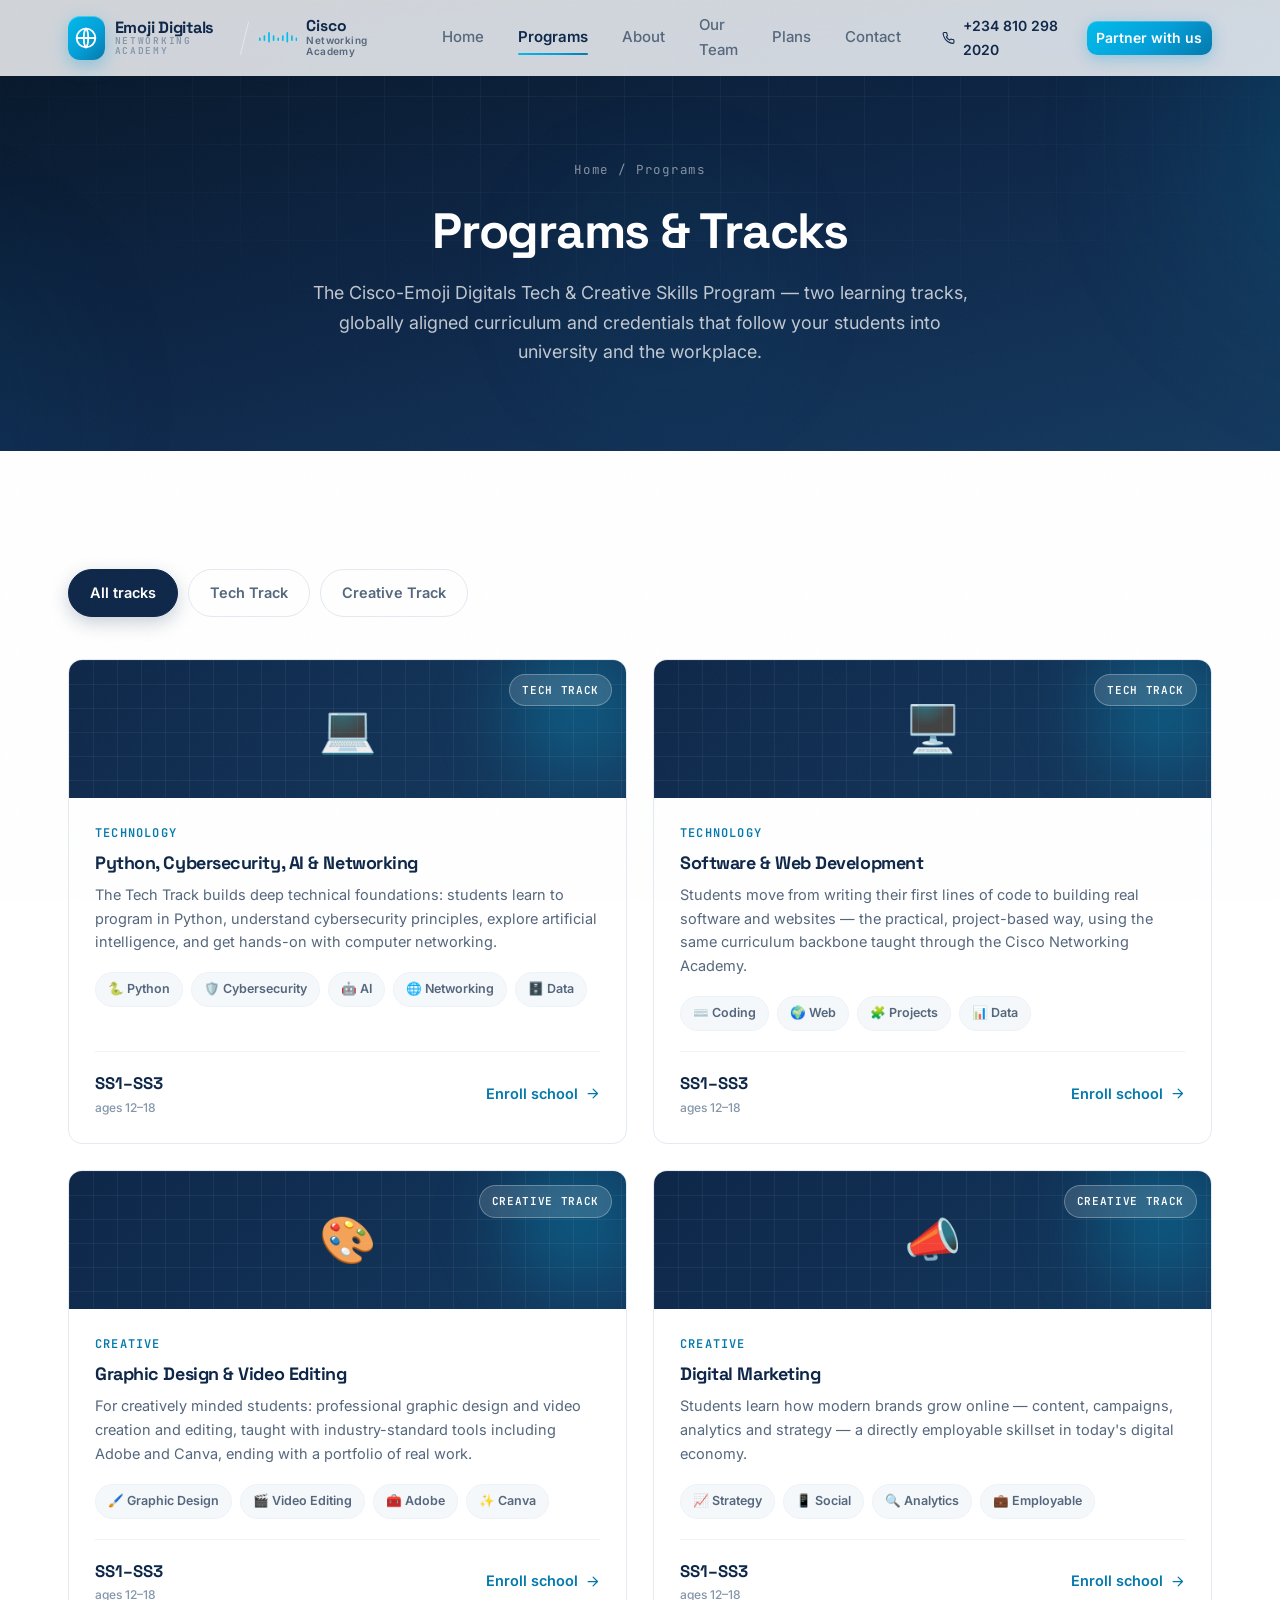
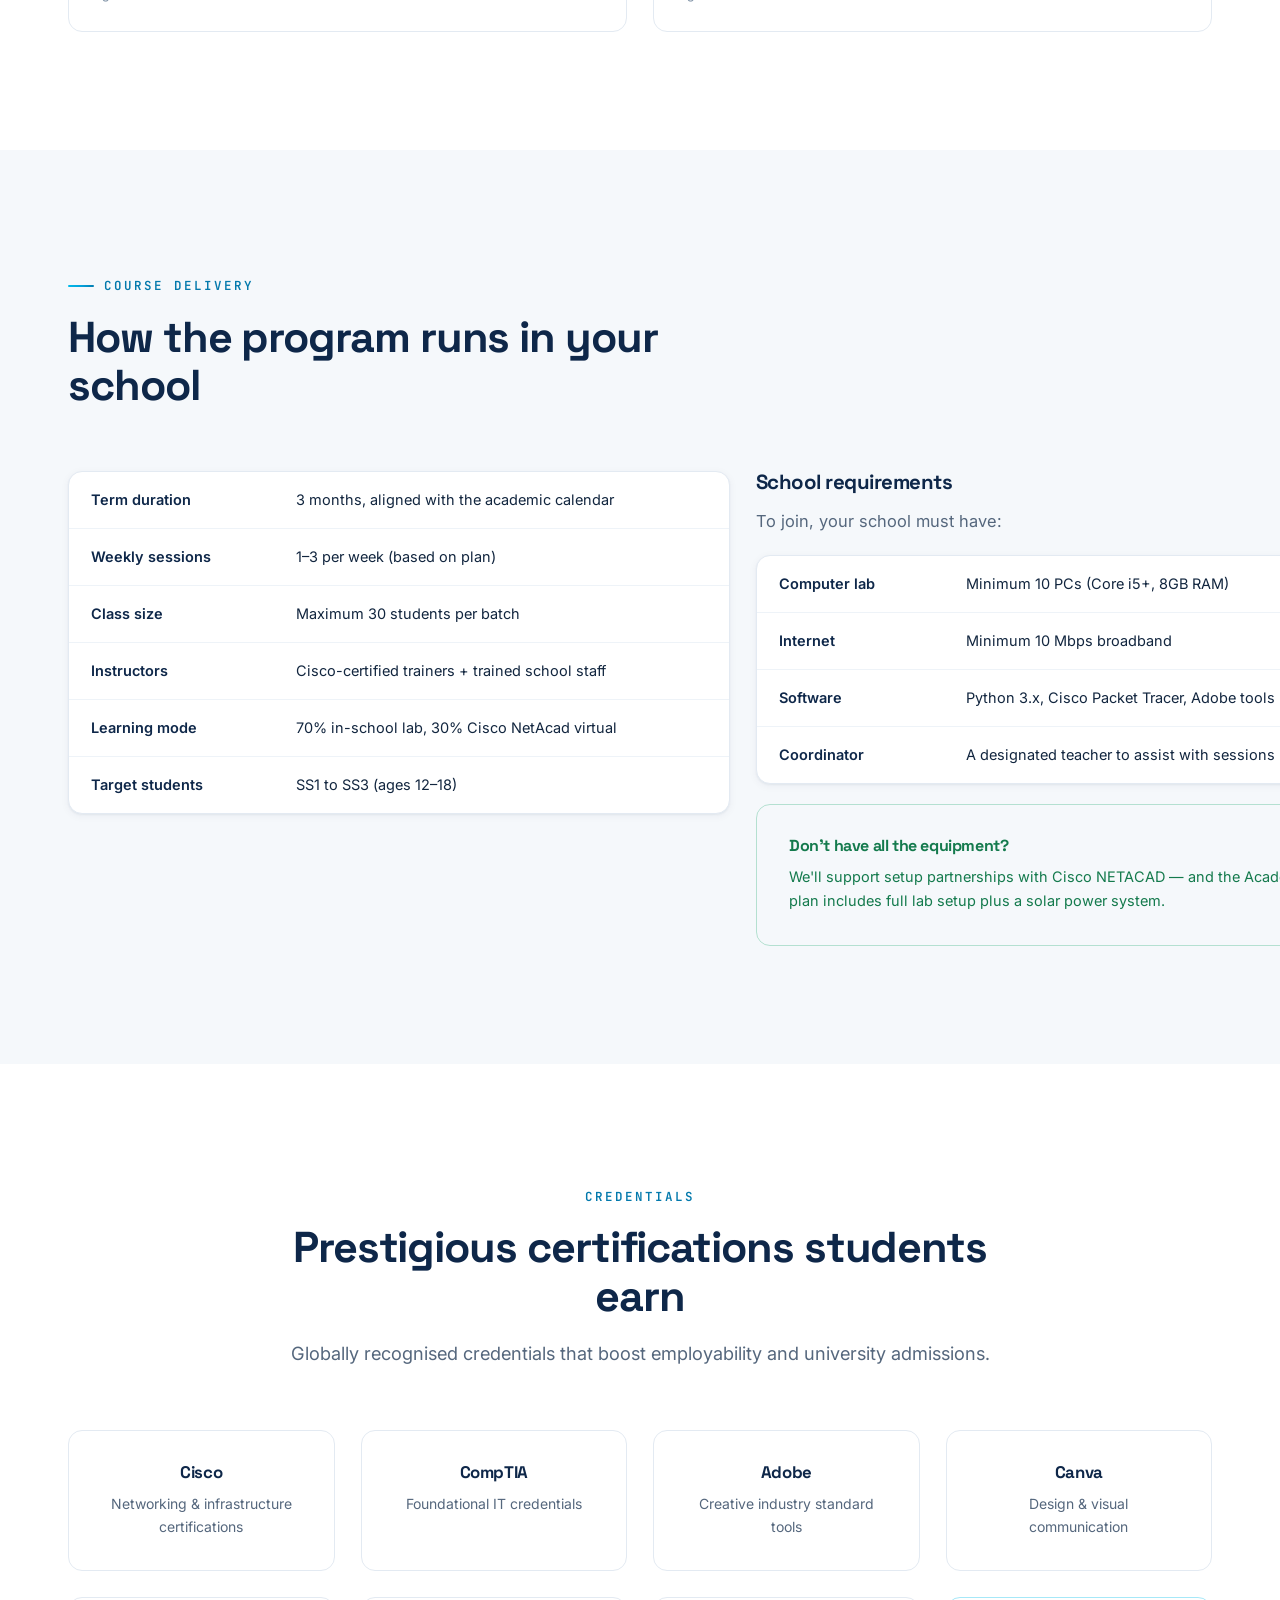
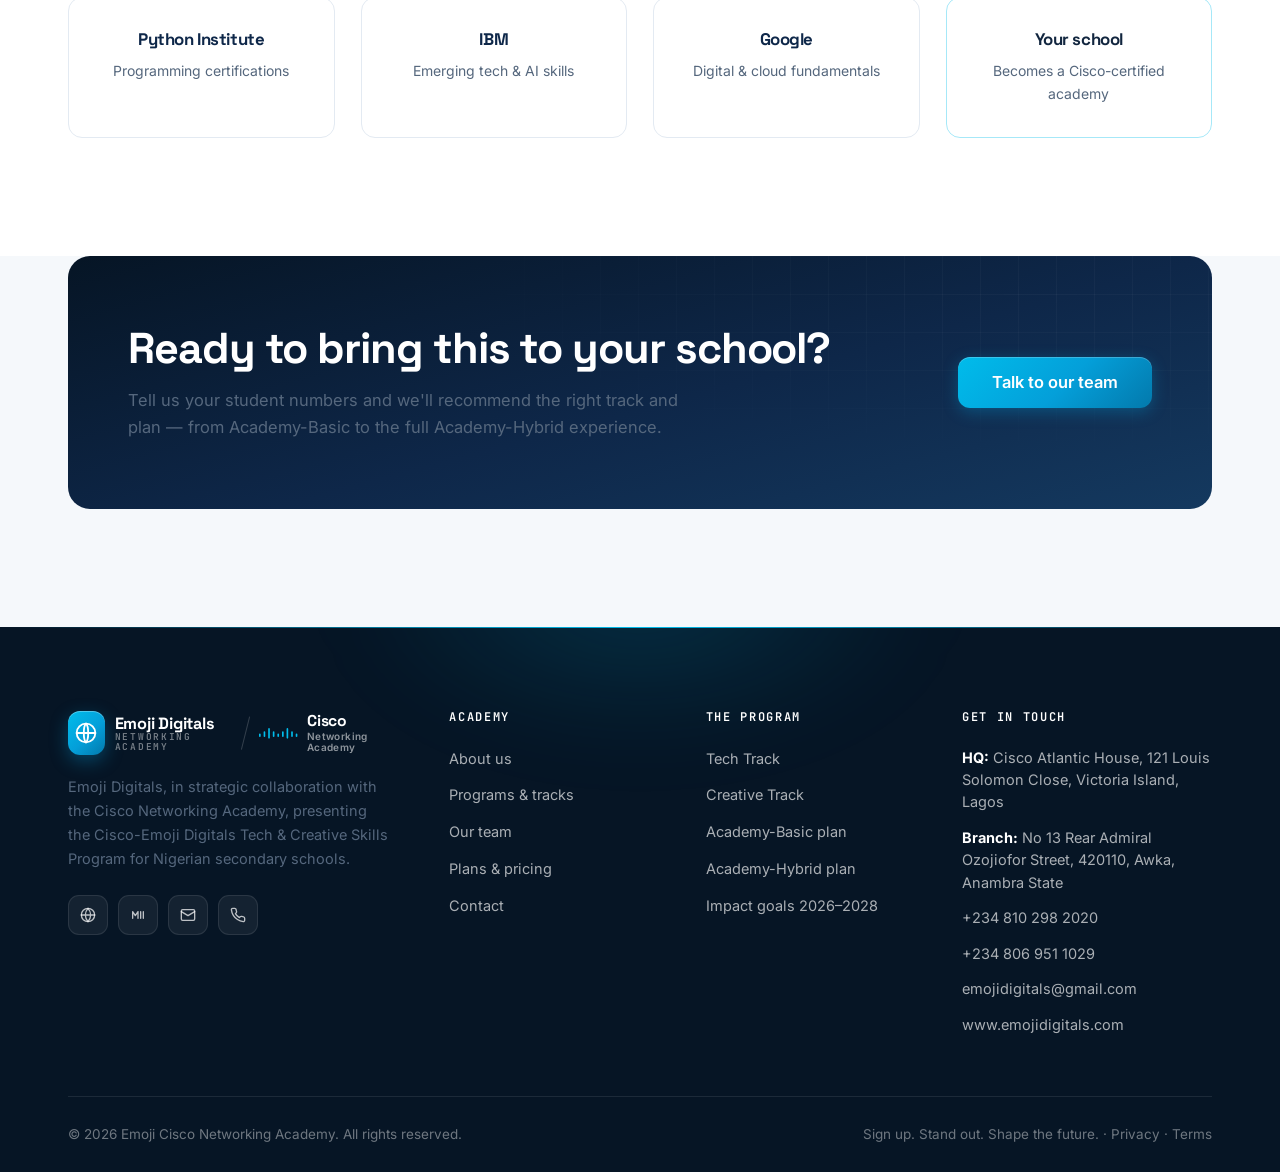
<file: courses.html>
<!DOCTYPE html>
<html lang="en">
<head>
  <meta charset="UTF-8" />
  <meta name="viewport" content="width=device-width, initial-scale=1.0" />
  <title>Programs &amp; Tracks — Emoji Cisco Networking Academy</title>
  <meta name="description" content="Explore the Cisco-Emoji Digitals Tech & Creative Skills Program — Tech and Creative tracks for SS1–SS3 students, delivery model, plans and school requirements." />
  <link rel="preconnect" href="https://fonts.googleapis.com" />
  <link rel="preconnect" href="https://fonts.gstatic.com" crossorigin />
  <link href="https://fonts.googleapis.com/css2?family=Inter:wght@400;500;600;700;800&family=JetBrains+Mono:wght@500;600&family=Space+Grotesk:wght@500;600;700&display=swap" rel="stylesheet" />
  <link rel="stylesheet" href="css/styles.css" />
  <link rel="icon" href="data:image/svg+xml,%3Csvg xmlns='http://www.w3.org/2000/svg' viewBox='0 0 100 100'%3E%3Crect width='100' height='100' rx='22' fill='%230e2749'/%3E%3Ctext x='50' y='68' font-size='52' text-anchor='middle'%3E%F0%9F%8C%90%3C/text%3E%3C/svg%3E" />
</head>
<body>
  <a class="skip-link" href="#main">Skip to content</a>
  <div class="scroll-progress" aria-hidden="true"></div>

  <header class="header">
    <div class="container header__inner">
      <a class="logo" href="index.html" aria-label="Emoji Cisco Networking Academy — home">
        <span class="lockup">
            <span class="lockup__mark">
              <span class="brand-emoji"><svg viewBox="0 0 24 24" fill="none" stroke="#ffffff" stroke-width="1.7" stroke-linecap="round" stroke-linejoin="round" aria-hidden="true"><circle cx="12" cy="12" r="8.6"/><path d="M3.4 12h17.2"/><path d="M12 3.4c2.7 2.5 2.7 14.7 0 17.2"/><path d="M12 3.4c-2.7 2.5-2.7 14.7 0 17.2"/></svg></span>
              <span class="brand-words">
                <strong>Emoji Digitals</strong>
                <small>Networking Academy</small>
              </span>
            </span>
            <span class="lockup__divider" aria-hidden="true"></span>
            <span class="lockup__cisco">
              <svg class="bridge" viewBox="0 5.6 24 7" fill="currentColor" aria-hidden="true"><path d="M0 10.728a.521.521 0 001.039 0V9.573a.52.52 0 00-1.039 0v1.155M2.876 10.728a.522.522 0 001.04 0V8.139a.52.52 0 00-1.039 0v2.589M5.737 11.771a.52.52 0 001.039 0V6.17a.52.52 0 00-1.039 0v5.601M8.624 10.728a.52.52 0 001.039 0V8.139a.52.52 0 00-1.039 0v2.589M11.494 10.728a.522.522 0 001.039 0V9.573a.52.52 0 00-1.039 0v1.155M14.393 10.728a.521.521 0 001.04 0V8.139a.52.52 0 00-1.039 0v2.589M17.231 11.771a.521.521 0 001.039 0V6.17a.52.52 0 00-1.039 0v5.601M20.117 10.728a.522.522 0 001.041 0V8.139a.521.521 0 00-1.04 0v2.589M22.961 10.728a.52.52 0 001.039 0V9.573a.52.52 0 00-1.039 0v1.155"/></svg>
              <span class="cisco-words">
                <strong>Cisco</strong>
                <small>Networking Academy</small>
              </span>
            </span>
          </span>
      </a>
      <nav class="nav" aria-label="Primary">
        <a class="nav__link" href="index.html">Home</a>
        <a class="nav__link" href="courses.html">Programs</a>
        <a class="nav__link" href="about.html">About</a>
        <a class="nav__link" href="instructors.html">Our Team</a>
        <a class="nav__link" href="pricing.html">Plans</a>
        <a class="nav__link" href="contact.html">Contact</a>
      </nav>
      <div class="header__actions">
        <a class="header__phone" href="tel:+2348102982020">
          <svg width="16" height="16" viewBox="0 0 24 24" fill="none" stroke="currentColor" stroke-width="2" stroke-linecap="round" stroke-linejoin="round" aria-hidden="true"><path d="M22 16.9v3a2 2 0 01-2.2 2 19.8 19.8 0 01-8.6-3.1 19.5 19.5 0 01-6-6A19.8 19.8 0 012.1 4.2 2 2 0 014.1 2h3a2 2 0 012 1.7c.1 1 .4 2 .7 2.9a2 2 0 01-.5 2.1L8.1 9.9a16 16 0 006 6l1.2-1.2a2 2 0 012.1-.5c.9.3 1.9.6 2.9.7a2 2 0 011.7 2z"/></svg>
          +234 810 298 2020
        </a>
        <a class="btn btn--primary btn--sm" href="contact.html" data-magnetic>Partner with us</a>
        <button class="burger" aria-label="Toggle navigation menu" aria-expanded="false">
          <span></span><span></span><span></span>
        </button>
      </div>
    </div>
  </header>
  <nav class="mobile-nav" aria-label="Mobile">
    <a class="nav__link" href="index.html">Home</a>
    <a class="nav__link" href="courses.html">Programs</a>
    <a class="nav__link" href="about.html">About</a>
    <a class="nav__link" href="instructors.html">Our Team</a>
    <a class="nav__link" href="pricing.html">Plans</a>
    <a class="nav__link" href="contact.html">Contact</a>
    <a class="btn btn--primary btn--block" href="contact.html">Partner with us</a>
  </nav>

  <main id="main">
    <!-- ===================== PAGE HERO ===================== -->
    <section class="page-hero">
      <div class="hero__aurora" aria-hidden="true"><span></span><span></span><span></span></div>
      <div class="container">
        <nav class="breadcrumb" aria-label="Breadcrumb">
          <a href="index.html">Home</a> <span aria-hidden="true">/</span> <span>Programs</span>
        </nav>
        <h1>Programs &amp; Tracks</h1>
        <p>The Cisco-Emoji Digitals Tech &amp; Creative Skills Program — two learning tracks, globally aligned curriculum and credentials that follow your students into university and the workplace.</p>
      </div>
    </section>

    <!-- ===================== TRACKS ===================== -->
    <section class="section">
      <div class="container">
        <div class="filters reveal" role="group" aria-label="Filter tracks">
          <button class="filter-btn active" data-filter="all">All tracks</button>
          <button class="filter-btn" data-filter="tech">Tech Track</button>
          <button class="filter-btn" data-filter="creative">Creative Track</button>
        </div>

        <div class="grid grid--2">
          <article class="course-card reveal" data-track="tech">
            <div class="course-card__banner" aria-hidden="true">💻<span class="course-card__level">Tech Track</span></div>
            <div class="course-card__body">
              <span class="course-card__track">Technology</span>
              <h3>Python, Cybersecurity, AI &amp; Networking</h3>
              <p>The Tech Track builds deep technical foundations: students learn to program in Python, understand cybersecurity principles, explore artificial intelligence, and get hands-on with computer networking.</p>
              <div class="course-card__meta">
                <span class="chip">🐍 Python</span>
                <span class="chip">🛡️ Cybersecurity</span>
                <span class="chip">🤖 AI</span>
                <span class="chip">🌐 Networking</span>
                <span class="chip">🗄️ Data</span>
              </div>
              <div class="course-card__foot">
                <span class="course-card__price">SS1–SS3 <small>ages 12–18</small></span>
                <a class="link-arrow" href="contact.html">Enroll school <svg width="15" height="15" viewBox="0 0 24 24" fill="none" stroke="currentColor" stroke-width="2" stroke-linecap="round" stroke-linejoin="round" aria-hidden="true"><path d="M5 12h14M13 5l7 7-7 7"/></svg></a>
              </div>
            </div>
          </article>

          <article class="course-card reveal" data-delay="1" data-track="tech">
            <div class="course-card__banner" aria-hidden="true">🖥️<span class="course-card__level">Tech Track</span></div>
            <div class="course-card__body">
              <span class="course-card__track">Technology</span>
              <h3>Software &amp; Web Development</h3>
              <p>Students move from writing their first lines of code to building real software and websites — the practical, project-based way, using the same curriculum backbone taught through the Cisco Networking Academy.</p>
              <div class="course-card__meta">
                <span class="chip">⌨️ Coding</span>
                <span class="chip">🌍 Web</span>
                <span class="chip">🧩 Projects</span>
                <span class="chip">📊 Data</span>
              </div>
              <div class="course-card__foot">
                <span class="course-card__price">SS1–SS3 <small>ages 12–18</small></span>
                <a class="link-arrow" href="contact.html">Enroll school <svg width="15" height="15" viewBox="0 0 24 24" fill="none" stroke="currentColor" stroke-width="2" stroke-linecap="round" stroke-linejoin="round" aria-hidden="true"><path d="M5 12h14M13 5l7 7-7 7"/></svg></a>
              </div>
            </div>
          </article>

          <article class="course-card reveal" data-track="creative">
            <div class="course-card__banner" aria-hidden="true">🎨<span class="course-card__level">Creative Track</span></div>
            <div class="course-card__body">
              <span class="course-card__track">Creative</span>
              <h3>Graphic Design &amp; Video Editing</h3>
              <p>For creatively minded students: professional graphic design and video creation and editing, taught with industry-standard tools including Adobe and Canva, ending with a portfolio of real work.</p>
              <div class="course-card__meta">
                <span class="chip">🖌️ Graphic Design</span>
                <span class="chip">🎬 Video Editing</span>
                <span class="chip">🧰 Adobe</span>
                <span class="chip">✨ Canva</span>
              </div>
              <div class="course-card__foot">
                <span class="course-card__price">SS1–SS3 <small>ages 12–18</small></span>
                <a class="link-arrow" href="contact.html">Enroll school <svg width="15" height="15" viewBox="0 0 24 24" fill="none" stroke="currentColor" stroke-width="2" stroke-linecap="round" stroke-linejoin="round" aria-hidden="true"><path d="M5 12h14M13 5l7 7-7 7"/></svg></a>
              </div>
            </div>
          </article>

          <article class="course-card reveal" data-delay="1" data-track="creative">
            <div class="course-card__banner" aria-hidden="true">📣<span class="course-card__level">Creative Track</span></div>
            <div class="course-card__body">
              <span class="course-card__track">Creative</span>
              <h3>Digital Marketing</h3>
              <p>Students learn how modern brands grow online — content, campaigns, analytics and strategy — a directly employable skillset in today's digital economy.</p>
              <div class="course-card__meta">
                <span class="chip">📈 Strategy</span>
                <span class="chip">📱 Social</span>
                <span class="chip">🔍 Analytics</span>
                <span class="chip">💼 Employable</span>
              </div>
              <div class="course-card__foot">
                <span class="course-card__price">SS1–SS3 <small>ages 12–18</small></span>
                <a class="link-arrow" href="contact.html">Enroll school <svg width="15" height="15" viewBox="0 0 24 24" fill="none" stroke="currentColor" stroke-width="2" stroke-linecap="round" stroke-linejoin="round" aria-hidden="true"><path d="M5 12h14M13 5l7 7-7 7"/></svg></a>
              </div>
            </div>
          </article>
        </div>
      </div>
    </section>

    <!-- ===================== DELIVERY MODEL ===================== -->
    <section class="section section--soft">
      <div class="container">
        <div class="section-head reveal">
          <span class="eyebrow">Course delivery</span>
          <h2>How the program runs in your school</h2>
        </div>
        <div class="grid grid--2" style="align-items:start">
          <div class="reveal">
            <div class="table-wrap">
              <table>
                <tbody>
                  <tr><td>Term duration</td><td>3 months, aligned with the academic calendar</td></tr>
                  <tr><td>Weekly sessions</td><td>1–3 per week (based on plan)</td></tr>
                  <tr><td>Class size</td><td>Maximum 30 students per batch</td></tr>
                  <tr><td>Instructors</td><td>Cisco-certified trainers + trained school staff</td></tr>
                  <tr><td>Learning mode</td><td>70% in-school lab, 30% Cisco NetAcad virtual</td></tr>
                  <tr><td>Target students</td><td>SS1 to SS3 (ages 12–18)</td></tr>
                </tbody>
              </table>
            </div>
          </div>
          <div class="reveal" data-delay="2">
            <h3 style="margin-bottom:14px">School requirements</h3>
            <p style="margin-bottom:20px">To join, your school must have:</p>
            <div class="table-wrap">
              <table>
                <tbody>
                  <tr><td>Computer lab</td><td>Minimum 10 PCs (Core i5+, 8GB RAM)</td></tr>
                  <tr><td>Internet</td><td>Minimum 10 Mbps broadband</td></tr>
                  <tr><td>Software</td><td>Python 3.x, Cisco Packet Tracer, Adobe tools</td></tr>
                  <tr><td>Coordinator</td><td>A designated teacher to assist with sessions</td></tr>
                </tbody>
              </table>
            </div>
            <div class="card" style="margin-top:20px;background:var(--green-soft);border-color:rgba(31,170,109,0.3)">
              <h3 style="font-size:1rem;color:#147a4d">Don't have all the equipment?</h3>
              <p style="font-size:14.5px;color:#147a4d">We'll support setup partnerships with Cisco NETACAD — and the Academy-Hybrid plan includes full lab setup plus a solar power system.</p>
            </div>
          </div>
        </div>
      </div>
    </section>

    <!-- ===================== CERTIFICATIONS ===================== -->
    <section class="section">
      <div class="container">
        <div class="section-head center reveal">
          <span class="eyebrow">Credentials</span>
          <h2>Prestigious certifications students earn</h2>
          <p class="lead">Globally recognised credentials that boost employability and university admissions.</p>
        </div>
        <div class="grid grid--4">
          <div class="card reveal" data-delay="1" style="text-align:center"><h3 style="font-size:1.05rem">Cisco</h3><p style="font-size:14px;margin-top:6px">Networking &amp; infrastructure certifications</p></div>
          <div class="card reveal" data-delay="2" style="text-align:center"><h3 style="font-size:1.05rem">CompTIA</h3><p style="font-size:14px;margin-top:6px">Foundational IT credentials</p></div>
          <div class="card reveal" data-delay="3" style="text-align:center"><h3 style="font-size:1.05rem">Adobe</h3><p style="font-size:14px;margin-top:6px">Creative industry standard tools</p></div>
          <div class="card reveal" data-delay="4" style="text-align:center"><h3 style="font-size:1.05rem">Canva</h3><p style="font-size:14px;margin-top:6px">Design &amp; visual communication</p></div>
          <div class="card reveal" data-delay="1" style="text-align:center"><h3 style="font-size:1.05rem">Python Institute</h3><p style="font-size:14px;margin-top:6px">Programming certifications</p></div>
          <div class="card reveal" data-delay="2" style="text-align:center"><h3 style="font-size:1.05rem">IBM</h3><p style="font-size:14px;margin-top:6px">Emerging tech &amp; AI skills</p></div>
          <div class="card reveal" data-delay="3" style="text-align:center"><h3 style="font-size:1.05rem">Google</h3><p style="font-size:14px;margin-top:6px">Digital &amp; cloud fundamentals</p></div>
          <div class="card reveal" data-delay="4" style="text-align:center;background:var(--cisco-blue-soft);border-color:rgba(0,188,235,0.35)"><h3 style="font-size:1.05rem;color:var(--cisco-blue-dark)">Your school</h3><p style="font-size:14px;margin-top:6px">Becomes a Cisco-certified academy</p></div>
        </div>
      </div>
    </section>

    <!-- ===================== CTA BAND ===================== -->
    <section class="section section--soft" style="padding-top:0">
      <div class="container">
        <div class="cta-band reveal">
          <div>
            <h2 style="color:#fff">Ready to bring this to your school?</h2>
            <p>Tell us your student numbers and we'll recommend the right track and plan — from Academy-Basic to the full Academy-Hybrid experience.</p>
          </div>
          <a class="btn btn--primary btn--lg" href="contact.html">Talk to our team</a>
        </div>
      </div>
    </section>
  </main>

  <footer class="footer">
    <span class="footer__glow" aria-hidden="true"></span>
    <div class="container">
      <div class="footer__grid">
        <div>
          <a class="logo" href="index.html" aria-label="Emoji Cisco Networking Academy — home">
            <span class="lockup">
            <span class="lockup__mark">
              <span class="brand-emoji"><svg viewBox="0 0 24 24" fill="none" stroke="#ffffff" stroke-width="1.7" stroke-linecap="round" stroke-linejoin="round" aria-hidden="true"><circle cx="12" cy="12" r="8.6"/><path d="M3.4 12h17.2"/><path d="M12 3.4c2.7 2.5 2.7 14.7 0 17.2"/><path d="M12 3.4c-2.7 2.5-2.7 14.7 0 17.2"/></svg></span>
              <span class="brand-words">
                <strong>Emoji Digitals</strong>
                <small>Networking Academy</small>
              </span>
            </span>
            <span class="lockup__divider" aria-hidden="true"></span>
            <span class="lockup__cisco">
              <svg class="bridge" viewBox="0 5.6 24 7" fill="currentColor" aria-hidden="true"><path d="M0 10.728a.521.521 0 001.039 0V9.573a.52.52 0 00-1.039 0v1.155M2.876 10.728a.522.522 0 001.04 0V8.139a.52.52 0 00-1.039 0v2.589M5.737 11.771a.52.52 0 001.039 0V6.17a.52.52 0 00-1.039 0v5.601M8.624 10.728a.52.52 0 001.039 0V8.139a.52.52 0 00-1.039 0v2.589M11.494 10.728a.522.522 0 001.039 0V9.573a.52.52 0 00-1.039 0v1.155M14.393 10.728a.521.521 0 001.04 0V8.139a.52.52 0 00-1.039 0v2.589M17.231 11.771a.521.521 0 001.039 0V6.17a.52.52 0 00-1.039 0v5.601M20.117 10.728a.522.522 0 001.041 0V8.139a.521.521 0 00-1.04 0v2.589M22.961 10.728a.52.52 0 001.039 0V9.573a.52.52 0 00-1.039 0v1.155"/></svg>
              <span class="cisco-words">
                <strong>Cisco</strong>
                <small>Networking Academy</small>
              </span>
            </span>
          </span>
          </a>
          <p class="footer__about">Emoji Digitals, in strategic collaboration with the Cisco Networking Academy, presenting the Cisco-Emoji Digitals Tech &amp; Creative Skills Program for Nigerian secondary schools.</p>
          <div class="social-row">
            <a href="https://emojidigitals.com" aria-label="Website">
              <svg width="16" height="16" viewBox="0 0 24 24" fill="none" stroke="currentColor" stroke-width="2" stroke-linecap="round" stroke-linejoin="round" aria-hidden="true"><circle cx="12" cy="12" r="10"/><path d="M2 12h20M12 2a15.3 15.3 0 014 10 15.3 15.3 0 01-4 10 15.3 15.3 0 01-4-10 15.3 15.3 0 014-10z"/></svg>
            </a>
            <a href="https://www.netacad.com" aria-label="Cisco Networking Academy">
              <svg width="16" height="16" viewBox="0 0 24 24" fill="none" stroke="currentColor" stroke-width="2" stroke-linecap="round" stroke-linejoin="round" aria-hidden="true"><path d="M4 17V7l4 6 4-6v10"/><path d="M16 7v10M20 7v10"/></svg>
            </a>
            <a href="mailto:emojidigitals@gmail.com" aria-label="Email">
              <svg width="16" height="16" viewBox="0 0 24 24" fill="none" stroke="currentColor" stroke-width="2" stroke-linecap="round" stroke-linejoin="round" aria-hidden="true"><rect x="2" y="4" width="20" height="16" rx="2"/><path d="M22 7l-10 6L2 7"/></svg>
            </a>
            <a href="tel:+2348102982020" aria-label="Phone">
              <svg width="16" height="16" viewBox="0 0 24 24" fill="none" stroke="currentColor" stroke-width="2" stroke-linecap="round" stroke-linejoin="round" aria-hidden="true"><path d="M22 16.9v3a2 2 0 01-2.2 2 19.8 19.8 0 01-8.6-3.1 19.5 19.5 0 01-6-6A19.8 19.8 0 012.1 4.2 2 2 0 014.1 2h3a2 2 0 012 1.7c.1 1 .4 2 .7 2.9a2 2 0 01-.5 2.1L8.1 9.9a16 16 0 006 6l1.2-1.2a2 2 0 012.1-.5c.9.3 1.9.6 2.9.7a2 2 0 011.7 2z"/></svg>
            </a>
          </div>
        </div>
        <div>
          <h4>Academy</h4>
          <nav class="footer__links" aria-label="Footer academy links">
            <a href="about.html">About us</a>
            <a href="courses.html">Programs &amp; tracks</a>
            <a href="instructors.html">Our team</a>
            <a href="pricing.html">Plans &amp; pricing</a>
            <a href="contact.html">Contact</a>
          </nav>
        </div>
        <div>
          <h4>The program</h4>
          <nav class="footer__links" aria-label="Footer program links">
            <a href="courses.html">Tech Track</a>
            <a href="courses.html">Creative Track</a>
            <a href="pricing.html">Academy-Basic plan</a>
            <a href="pricing.html">Academy-Hybrid plan</a>
            <a href="about.html">Impact goals 2026–2028</a>
          </nav>
        </div>
        <div>
          <h4>Get in touch</h4>
          <div class="footer__contact">
            <span><strong style="color:#fff">HQ:</strong> Cisco Atlantic House, 121 Louis Solomon Close, Victoria Island, Lagos</span>
            <span><strong style="color:#fff">Branch:</strong> No 13 Rear Admiral Ozojiofor Street, 420110, Awka, Anambra State</span>
            <a href="tel:+2348102982020">+234 810 298 2020</a>
            <a href="tel:+2348069511029">+234 806 951 1029</a>
            <a href="mailto:emojidigitals@gmail.com">emojidigitals@gmail.com</a>
            <a href="https://emojidigitals.com">www.emojidigitals.com</a>
          </div>
        </div>
      </div>
      <div class="footer__bottom">
        <span>© <span data-year>2026</span> Emoji Cisco Networking Academy. All rights reserved.</span>
        <span>Sign up. Stand out. Shape the future. · <a href="#">Privacy</a> · <a href="#">Terms</a></span>
      </div>
    </div>
  </footer>

  <button class="to-top" aria-label="Back to top">
    <svg width="18" height="18" viewBox="0 0 24 24" fill="none" stroke="currentColor" stroke-width="2" stroke-linecap="round" stroke-linejoin="round" aria-hidden="true"><path d="M12 19V5M5 12l7-7 7 7"/></svg>
  </button>

  <script src="js/main.js"></script>
</body>
</html>
</file>
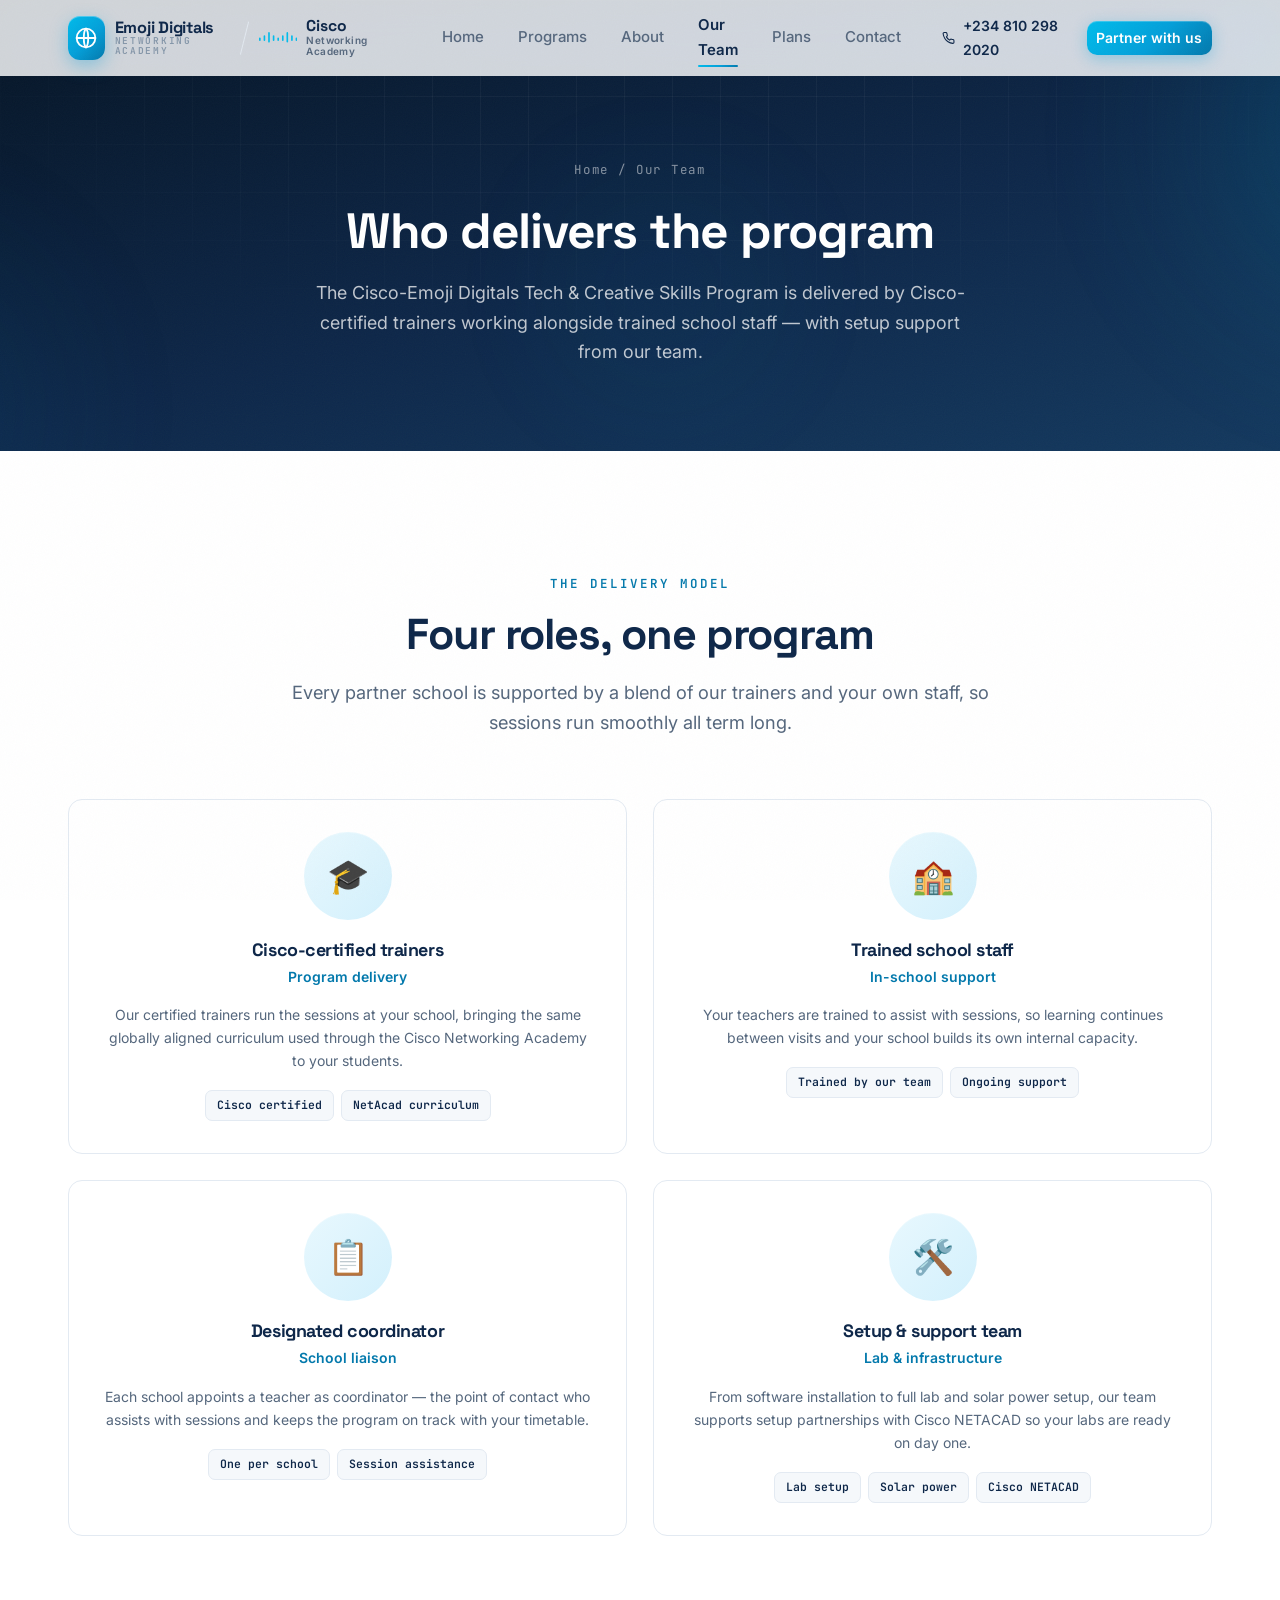
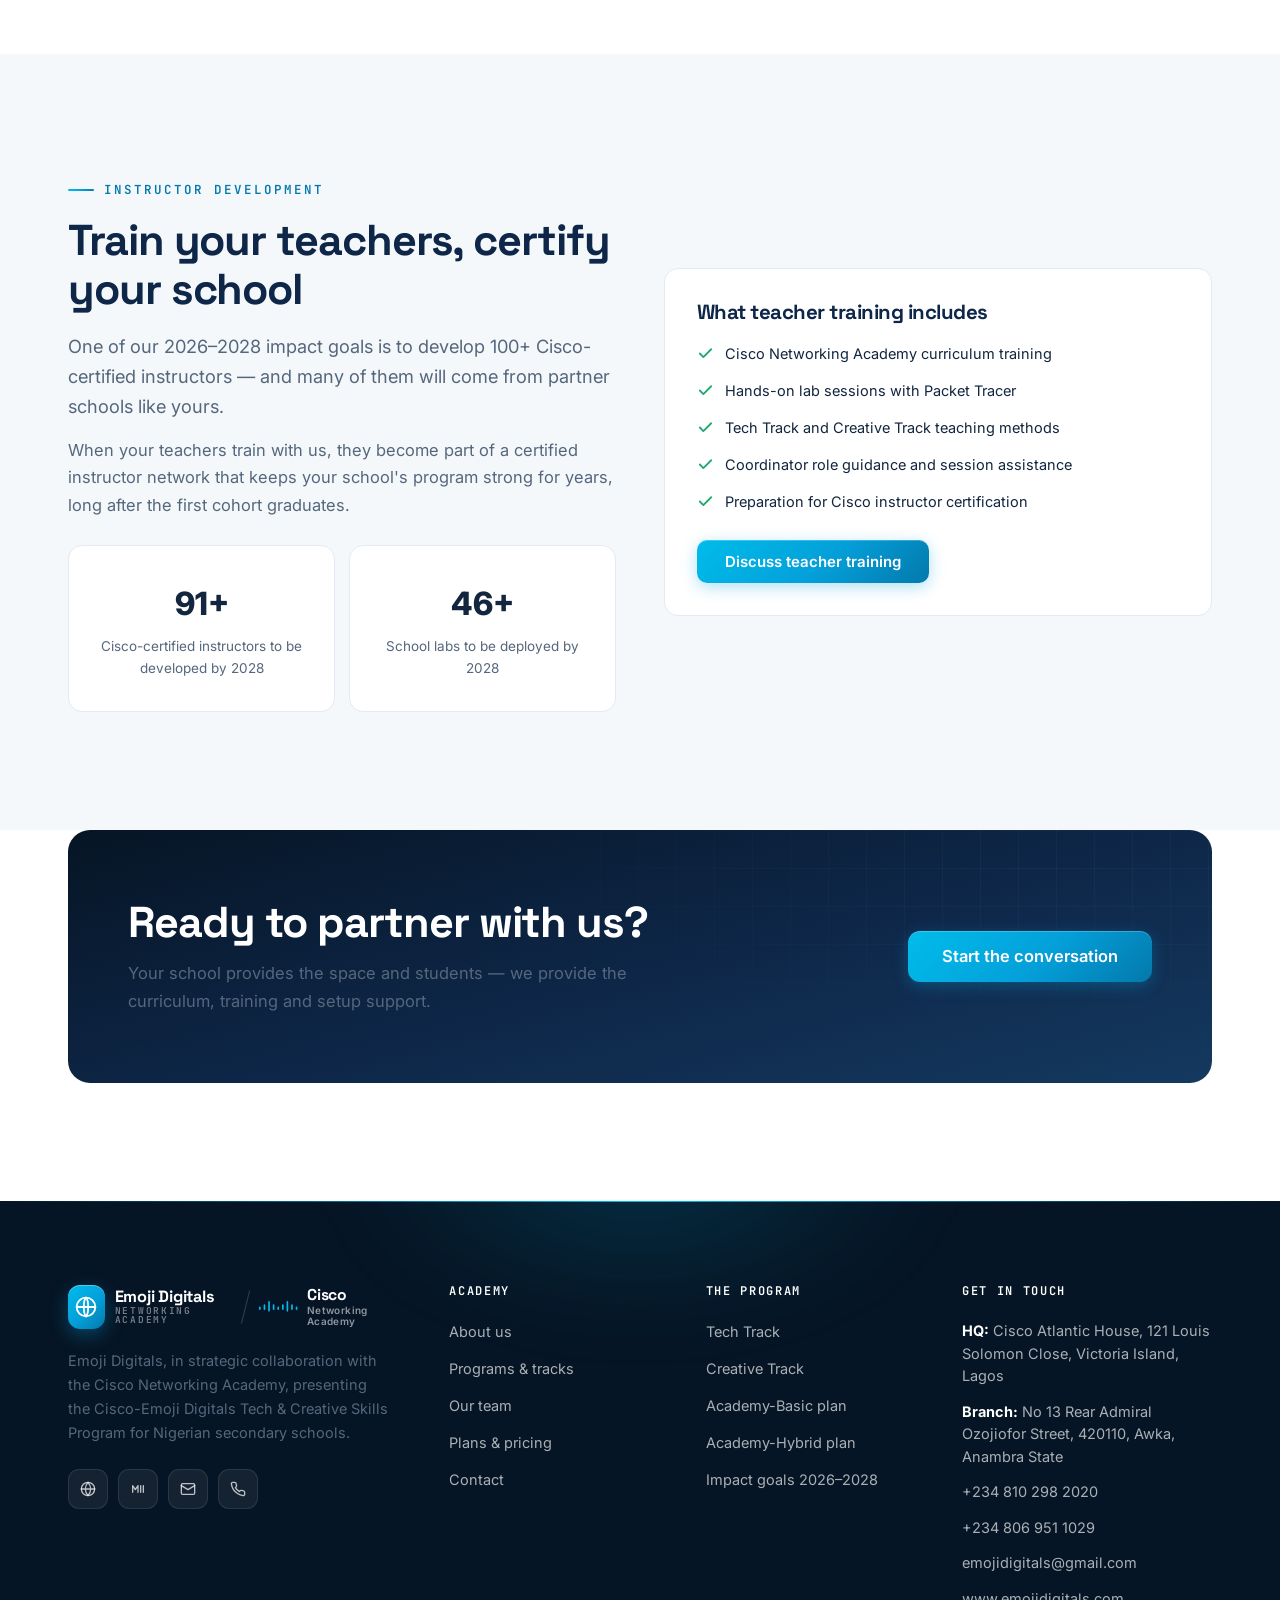
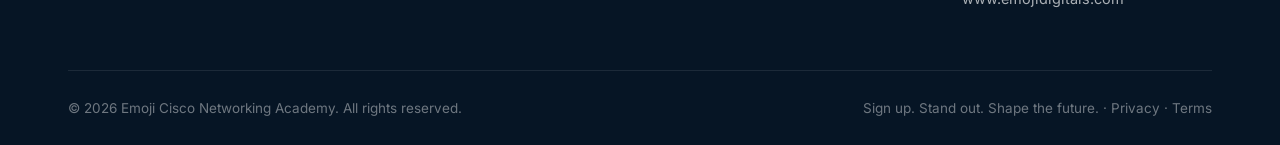
<file: instructors.html>
<!DOCTYPE html>
<html lang="en">
<head>
  <meta charset="UTF-8" />
  <meta name="viewport" content="width=device-width, initial-scale=1.0" />
  <title>Our Team — Emoji Cisco Networking Academy</title>
  <meta name="description" content="Meet the people behind the Cisco-Emoji Digitals Tech & Creative Skills Program — Cisco-certified trainers, trained school staff and program support teams." />
  <link rel="preconnect" href="https://fonts.googleapis.com" />
  <link rel="preconnect" href="https://fonts.gstatic.com" crossorigin />
  <link href="https://fonts.googleapis.com/css2?family=Inter:wght@400;500;600;700;800&family=JetBrains+Mono:wght@500;600&family=Space+Grotesk:wght@500;600;700&display=swap" rel="stylesheet" />
  <link rel="stylesheet" href="css/styles.css" />
  <link rel="icon" href="data:image/svg+xml,%3Csvg xmlns='http://www.w3.org/2000/svg' viewBox='0 0 100 100'%3E%3Crect width='100' height='100' rx='22' fill='%230e2749'/%3E%3Ctext x='50' y='68' font-size='52' text-anchor='middle'%3E%F0%9F%8C%90%3C/text%3E%3C/svg%3E" />
</head>
<body>
  <a class="skip-link" href="#main">Skip to content</a>
  <div class="scroll-progress" aria-hidden="true"></div>

  <header class="header">
    <div class="container header__inner">
      <a class="logo" href="index.html" aria-label="Emoji Cisco Networking Academy — home">
        <span class="lockup">
            <span class="lockup__mark">
              <span class="brand-emoji"><svg viewBox="0 0 24 24" fill="none" stroke="#ffffff" stroke-width="1.7" stroke-linecap="round" stroke-linejoin="round" aria-hidden="true"><circle cx="12" cy="12" r="8.6"/><path d="M3.4 12h17.2"/><path d="M12 3.4c2.7 2.5 2.7 14.7 0 17.2"/><path d="M12 3.4c-2.7 2.5-2.7 14.7 0 17.2"/></svg></span>
              <span class="brand-words">
                <strong>Emoji Digitals</strong>
                <small>Networking Academy</small>
              </span>
            </span>
            <span class="lockup__divider" aria-hidden="true"></span>
            <span class="lockup__cisco">
              <svg class="bridge" viewBox="0 5.6 24 7" fill="currentColor" aria-hidden="true"><path d="M0 10.728a.521.521 0 001.039 0V9.573a.52.52 0 00-1.039 0v1.155M2.876 10.728a.522.522 0 001.04 0V8.139a.52.52 0 00-1.039 0v2.589M5.737 11.771a.52.52 0 001.039 0V6.17a.52.52 0 00-1.039 0v5.601M8.624 10.728a.52.52 0 001.039 0V8.139a.52.52 0 00-1.039 0v2.589M11.494 10.728a.522.522 0 001.039 0V9.573a.52.52 0 00-1.039 0v1.155M14.393 10.728a.521.521 0 001.04 0V8.139a.52.52 0 00-1.039 0v2.589M17.231 11.771a.521.521 0 001.039 0V6.17a.52.52 0 00-1.039 0v5.601M20.117 10.728a.522.522 0 001.041 0V8.139a.521.521 0 00-1.04 0v2.589M22.961 10.728a.52.52 0 001.039 0V9.573a.52.52 0 00-1.039 0v1.155"/></svg>
              <span class="cisco-words">
                <strong>Cisco</strong>
                <small>Networking Academy</small>
              </span>
            </span>
          </span>
      </a>
      <nav class="nav" aria-label="Primary">
        <a class="nav__link" href="index.html">Home</a>
        <a class="nav__link" href="courses.html">Programs</a>
        <a class="nav__link" href="about.html">About</a>
        <a class="nav__link" href="instructors.html">Our Team</a>
        <a class="nav__link" href="pricing.html">Plans</a>
        <a class="nav__link" href="contact.html">Contact</a>
      </nav>
      <div class="header__actions">
        <a class="header__phone" href="tel:+2348102982020">
          <svg width="16" height="16" viewBox="0 0 24 24" fill="none" stroke="currentColor" stroke-width="2" stroke-linecap="round" stroke-linejoin="round" aria-hidden="true"><path d="M22 16.9v3a2 2 0 01-2.2 2 19.8 19.8 0 01-8.6-3.1 19.5 19.5 0 01-6-6A19.8 19.8 0 012.1 4.2 2 2 0 014.1 2h3a2 2 0 012 1.7c.1 1 .4 2 .7 2.9a2 2 0 01-.5 2.1L8.1 9.9a16 16 0 006 6l1.2-1.2a2 2 0 012.1-.5c.9.3 1.9.6 2.9.7a2 2 0 011.7 2z"/></svg>
          +234 810 298 2020
        </a>
        <a class="btn btn--primary btn--sm" href="contact.html" data-magnetic>Partner with us</a>
        <button class="burger" aria-label="Toggle navigation menu" aria-expanded="false">
          <span></span><span></span><span></span>
        </button>
      </div>
    </div>
  </header>
  <nav class="mobile-nav" aria-label="Mobile">
    <a class="nav__link" href="index.html">Home</a>
    <a class="nav__link" href="courses.html">Programs</a>
    <a class="nav__link" href="about.html">About</a>
    <a class="nav__link" href="instructors.html">Our Team</a>
    <a class="nav__link" href="pricing.html">Plans</a>
    <a class="nav__link" href="contact.html">Contact</a>
    <a class="btn btn--primary btn--block" href="contact.html">Partner with us</a>
  </nav>

  <main id="main">
    <!-- ===================== PAGE HERO ===================== -->
    <section class="page-hero">
      <div class="hero__aurora" aria-hidden="true"><span></span><span></span><span></span></div>
      <div class="container">
        <nav class="breadcrumb" aria-label="Breadcrumb">
          <a href="index.html">Home</a> <span aria-hidden="true">/</span> <span>Our Team</span>
        </nav>
        <h1>Who delivers the program</h1>
        <p>The Cisco-Emoji Digitals Tech &amp; Creative Skills Program is delivered by Cisco-certified trainers working alongside trained school staff — with setup support from our team.</p>
      </div>
    </section>

    <!-- ===================== DELIVERY TEAM ===================== -->
    <section class="section">
      <div class="container">
        <div class="section-head center reveal">
          <span class="eyebrow">The delivery model</span>
          <h2>Four roles, one program</h2>
          <p class="lead">Every partner school is supported by a blend of our trainers and your own staff, so sessions run smoothly all term long.</p>
        </div>
        <div class="grid grid--2">
          <div class="person-card reveal">
            <div class="avatar" aria-hidden="true">🎓</div>
            <h3>Cisco-certified trainers</h3>
            <div class="role">Program delivery</div>
            <p>Our certified trainers run the sessions at your school, bringing the same globally aligned curriculum used through the Cisco Networking Academy to your students.</p>
            <div class="cert-row">
              <span class="cert-badge">Cisco certified</span>
              <span class="cert-badge">NetAcad curriculum</span>
            </div>
          </div>

          <div class="person-card reveal" data-delay="1">
            <div class="avatar" aria-hidden="true">🏫</div>
            <h3>Trained school staff</h3>
            <div class="role">In-school support</div>
            <p>Your teachers are trained to assist with sessions, so learning continues between visits and your school builds its own internal capacity.</p>
            <div class="cert-row">
              <span class="cert-badge">Trained by our team</span>
              <span class="cert-badge">Ongoing support</span>
            </div>
          </div>

          <div class="person-card reveal">
            <div class="avatar" aria-hidden="true">📋</div>
            <h3>Designated coordinator</h3>
            <div class="role">School liaison</div>
            <p>Each school appoints a teacher as coordinator — the point of contact who assists with sessions and keeps the program on track with your timetable.</p>
            <div class="cert-row">
              <span class="cert-badge">One per school</span>
              <span class="cert-badge">Session assistance</span>
            </div>
          </div>

          <div class="person-card reveal" data-delay="1">
            <div class="avatar" aria-hidden="true">🛠️</div>
            <h3>Setup &amp; support team</h3>
            <div class="role">Lab &amp; infrastructure</div>
            <p>From software installation to full lab and solar power setup, our team supports setup partnerships with Cisco NETACAD so your labs are ready on day one.</p>
            <div class="cert-row">
              <span class="cert-badge">Lab setup</span>
              <span class="cert-badge">Solar power</span>
              <span class="cert-badge">Cisco NETACAD</span>
            </div>
          </div>
        </div>
      </div>
    </section>

    <!-- ===================== INSTRUCTOR DEVELOPMENT ===================== -->
    <section class="section section--soft">
      <div class="container">
        <div class="grid grid--2" style="align-items:center;gap:48px">
          <div class="reveal">
            <span class="eyebrow">Instructor development</span>
            <h2>Train your teachers, certify your school</h2>
            <p class="lead">One of our 2026–2028 impact goals is to develop 100+ Cisco-certified instructors — and many of them will come from partner schools like yours.</p>
            <p style="margin-top:16px">When your teachers train with us, they become part of a certified instructor network that keeps your school's program strong for years, long after the first cohort graduates.</p>
            <div class="grid grid--2" style="gap:14px;margin-top:26px">
              <div class="card" style="text-align:center">
                <div style="font-size:2rem;font-weight:800;color:var(--cisco-blue-dark)"><span data-count="100">0</span>+</div>
                <p style="font-size:13.5px;margin-top:4px">Cisco-certified instructors to be developed by 2028</p>
              </div>
              <div class="card" style="text-align:center">
                <div style="font-size:2rem;font-weight:800;color:var(--cisco-blue-dark)"><span data-count="50">0</span>+</div>
                <p style="font-size:13.5px;margin-top:4px">School labs to be deployed by 2028</p>
              </div>
            </div>
          </div>
          <div class="card reveal" data-delay="2">
            <h3>What teacher training includes</h3>
            <ul class="price-card__features" style="margin-top:18px;margin-bottom:0">
              <li><svg width="17" height="17" viewBox="0 0 24 24" fill="none" stroke="currentColor" stroke-width="2.5" stroke-linecap="round" stroke-linejoin="round"><path d="M20 6L9 17l-5-5"/></svg> Cisco Networking Academy curriculum training</li>
              <li><svg width="17" height="17" viewBox="0 0 24 24" fill="none" stroke="currentColor" stroke-width="2.5" stroke-linecap="round" stroke-linejoin="round"><path d="M20 6L9 17l-5-5"/></svg> Hands-on lab sessions with Packet Tracer</li>
              <li><svg width="17" height="17" viewBox="0 0 24 24" fill="none" stroke="currentColor" stroke-width="2.5" stroke-linecap="round" stroke-linejoin="round"><path d="M20 6L9 17l-5-5"/></svg> Tech Track and Creative Track teaching methods</li>
              <li><svg width="17" height="17" viewBox="0 0 24 24" fill="none" stroke="currentColor" stroke-width="2.5" stroke-linecap="round" stroke-linejoin="round"><path d="M20 6L9 17l-5-5"/></svg> Coordinator role guidance and session assistance</li>
              <li><svg width="17" height="17" viewBox="0 0 24 24" fill="none" stroke="currentColor" stroke-width="2.5" stroke-linecap="round" stroke-linejoin="round"><path d="M20 6L9 17l-5-5"/></svg> Preparation for Cisco instructor certification</li>
            </ul>
            <a class="btn btn--primary" href="contact.html" style="margin-top:26px">Discuss teacher training</a>
          </div>
        </div>
      </div>
    </section>

    <!-- ===================== CTA BAND ===================== -->
    <section class="section" style="padding-top:0">
      <div class="container">
        <div class="cta-band reveal">
          <div>
            <h2 style="color:#fff">Ready to partner with us?</h2>
            <p>Your school provides the space and students — we provide the curriculum, training and setup support.</p>
          </div>
          <a class="btn btn--primary btn--lg" href="contact.html">Start the conversation</a>
        </div>
      </div>
    </section>
  </main>

  <footer class="footer">
    <span class="footer__glow" aria-hidden="true"></span>
    <div class="container">
      <div class="footer__grid">
        <div>
          <a class="logo" href="index.html" aria-label="Emoji Cisco Networking Academy — home">
            <span class="lockup">
            <span class="lockup__mark">
              <span class="brand-emoji"><svg viewBox="0 0 24 24" fill="none" stroke="#ffffff" stroke-width="1.7" stroke-linecap="round" stroke-linejoin="round" aria-hidden="true"><circle cx="12" cy="12" r="8.6"/><path d="M3.4 12h17.2"/><path d="M12 3.4c2.7 2.5 2.7 14.7 0 17.2"/><path d="M12 3.4c-2.7 2.5-2.7 14.7 0 17.2"/></svg></span>
              <span class="brand-words">
                <strong>Emoji Digitals</strong>
                <small>Networking Academy</small>
              </span>
            </span>
            <span class="lockup__divider" aria-hidden="true"></span>
            <span class="lockup__cisco">
              <svg class="bridge" viewBox="0 5.6 24 7" fill="currentColor" aria-hidden="true"><path d="M0 10.728a.521.521 0 001.039 0V9.573a.52.52 0 00-1.039 0v1.155M2.876 10.728a.522.522 0 001.04 0V8.139a.52.52 0 00-1.039 0v2.589M5.737 11.771a.52.52 0 001.039 0V6.17a.52.52 0 00-1.039 0v5.601M8.624 10.728a.52.52 0 001.039 0V8.139a.52.52 0 00-1.039 0v2.589M11.494 10.728a.522.522 0 001.039 0V9.573a.52.52 0 00-1.039 0v1.155M14.393 10.728a.521.521 0 001.04 0V8.139a.52.52 0 00-1.039 0v2.589M17.231 11.771a.521.521 0 001.039 0V6.17a.52.52 0 00-1.039 0v5.601M20.117 10.728a.522.522 0 001.041 0V8.139a.521.521 0 00-1.04 0v2.589M22.961 10.728a.52.52 0 001.039 0V9.573a.52.52 0 00-1.039 0v1.155"/></svg>
              <span class="cisco-words">
                <strong>Cisco</strong>
                <small>Networking Academy</small>
              </span>
            </span>
          </span>
          </a>
          <p class="footer__about">Emoji Digitals, in strategic collaboration with the Cisco Networking Academy, presenting the Cisco-Emoji Digitals Tech &amp; Creative Skills Program for Nigerian secondary schools.</p>
          <div class="social-row">
            <a href="https://emojidigitals.com" aria-label="Website">
              <svg width="16" height="16" viewBox="0 0 24 24" fill="none" stroke="currentColor" stroke-width="2" stroke-linecap="round" stroke-linejoin="round" aria-hidden="true"><circle cx="12" cy="12" r="10"/><path d="M2 12h20M12 2a15.3 15.3 0 014 10 15.3 15.3 0 01-4 10 15.3 15.3 0 01-4-10 15.3 15.3 0 014-10z"/></svg>
            </a>
            <a href="https://www.netacad.com" aria-label="Cisco Networking Academy">
              <svg width="16" height="16" viewBox="0 0 24 24" fill="none" stroke="currentColor" stroke-width="2" stroke-linecap="round" stroke-linejoin="round" aria-hidden="true"><path d="M4 17V7l4 6 4-6v10"/><path d="M16 7v10M20 7v10"/></svg>
            </a>
            <a href="mailto:emojidigitals@gmail.com" aria-label="Email">
              <svg width="16" height="16" viewBox="0 0 24 24" fill="none" stroke="currentColor" stroke-width="2" stroke-linecap="round" stroke-linejoin="round" aria-hidden="true"><rect x="2" y="4" width="20" height="16" rx="2"/><path d="M22 7l-10 6L2 7"/></svg>
            </a>
            <a href="tel:+2348102982020" aria-label="Phone">
              <svg width="16" height="16" viewBox="0 0 24 24" fill="none" stroke="currentColor" stroke-width="2" stroke-linecap="round" stroke-linejoin="round" aria-hidden="true"><path d="M22 16.9v3a2 2 0 01-2.2 2 19.8 19.8 0 01-8.6-3.1 19.5 19.5 0 01-6-6A19.8 19.8 0 012.1 4.2 2 2 0 014.1 2h3a2 2 0 012 1.7c.1 1 .4 2 .7 2.9a2 2 0 01-.5 2.1L8.1 9.9a16 16 0 006 6l1.2-1.2a2 2 0 012.1-.5c.9.3 1.9.6 2.9.7a2 2 0 011.7 2z"/></svg>
            </a>
          </div>
        </div>
        <div>
          <h4>Academy</h4>
          <nav class="footer__links" aria-label="Footer academy links">
            <a href="about.html">About us</a>
            <a href="courses.html">Programs &amp; tracks</a>
            <a href="instructors.html">Our team</a>
            <a href="pricing.html">Plans &amp; pricing</a>
            <a href="contact.html">Contact</a>
          </nav>
        </div>
        <div>
          <h4>The program</h4>
          <nav class="footer__links" aria-label="Footer program links">
            <a href="courses.html">Tech Track</a>
            <a href="courses.html">Creative Track</a>
            <a href="pricing.html">Academy-Basic plan</a>
            <a href="pricing.html">Academy-Hybrid plan</a>
            <a href="about.html">Impact goals 2026–2028</a>
          </nav>
        </div>
        <div>
          <h4>Get in touch</h4>
          <div class="footer__contact">
            <span><strong style="color:#fff">HQ:</strong> Cisco Atlantic House, 121 Louis Solomon Close, Victoria Island, Lagos</span>
            <span><strong style="color:#fff">Branch:</strong> No 13 Rear Admiral Ozojiofor Street, 420110, Awka, Anambra State</span>
            <a href="tel:+2348102982020">+234 810 298 2020</a>
            <a href="tel:+2348069511029">+234 806 951 1029</a>
            <a href="mailto:emojidigitals@gmail.com">emojidigitals@gmail.com</a>
            <a href="https://emojidigitals.com">www.emojidigitals.com</a>
          </div>
        </div>
      </div>
      <div class="footer__bottom">
        <span>© <span data-year>2026</span> Emoji Cisco Networking Academy. All rights reserved.</span>
        <span>Sign up. Stand out. Shape the future. · <a href="#">Privacy</a> · <a href="#">Terms</a></span>
      </div>
    </div>
  </footer>

  <button class="to-top" aria-label="Back to top">
    <svg width="18" height="18" viewBox="0 0 24 24" fill="none" stroke="currentColor" stroke-width="2" stroke-linecap="round" stroke-linejoin="round" aria-hidden="true"><path d="M12 19V5M5 12l7-7 7 7"/></svg>
  </button>

  <script src="js/main.js"></script>
</body>
</html>
</file>
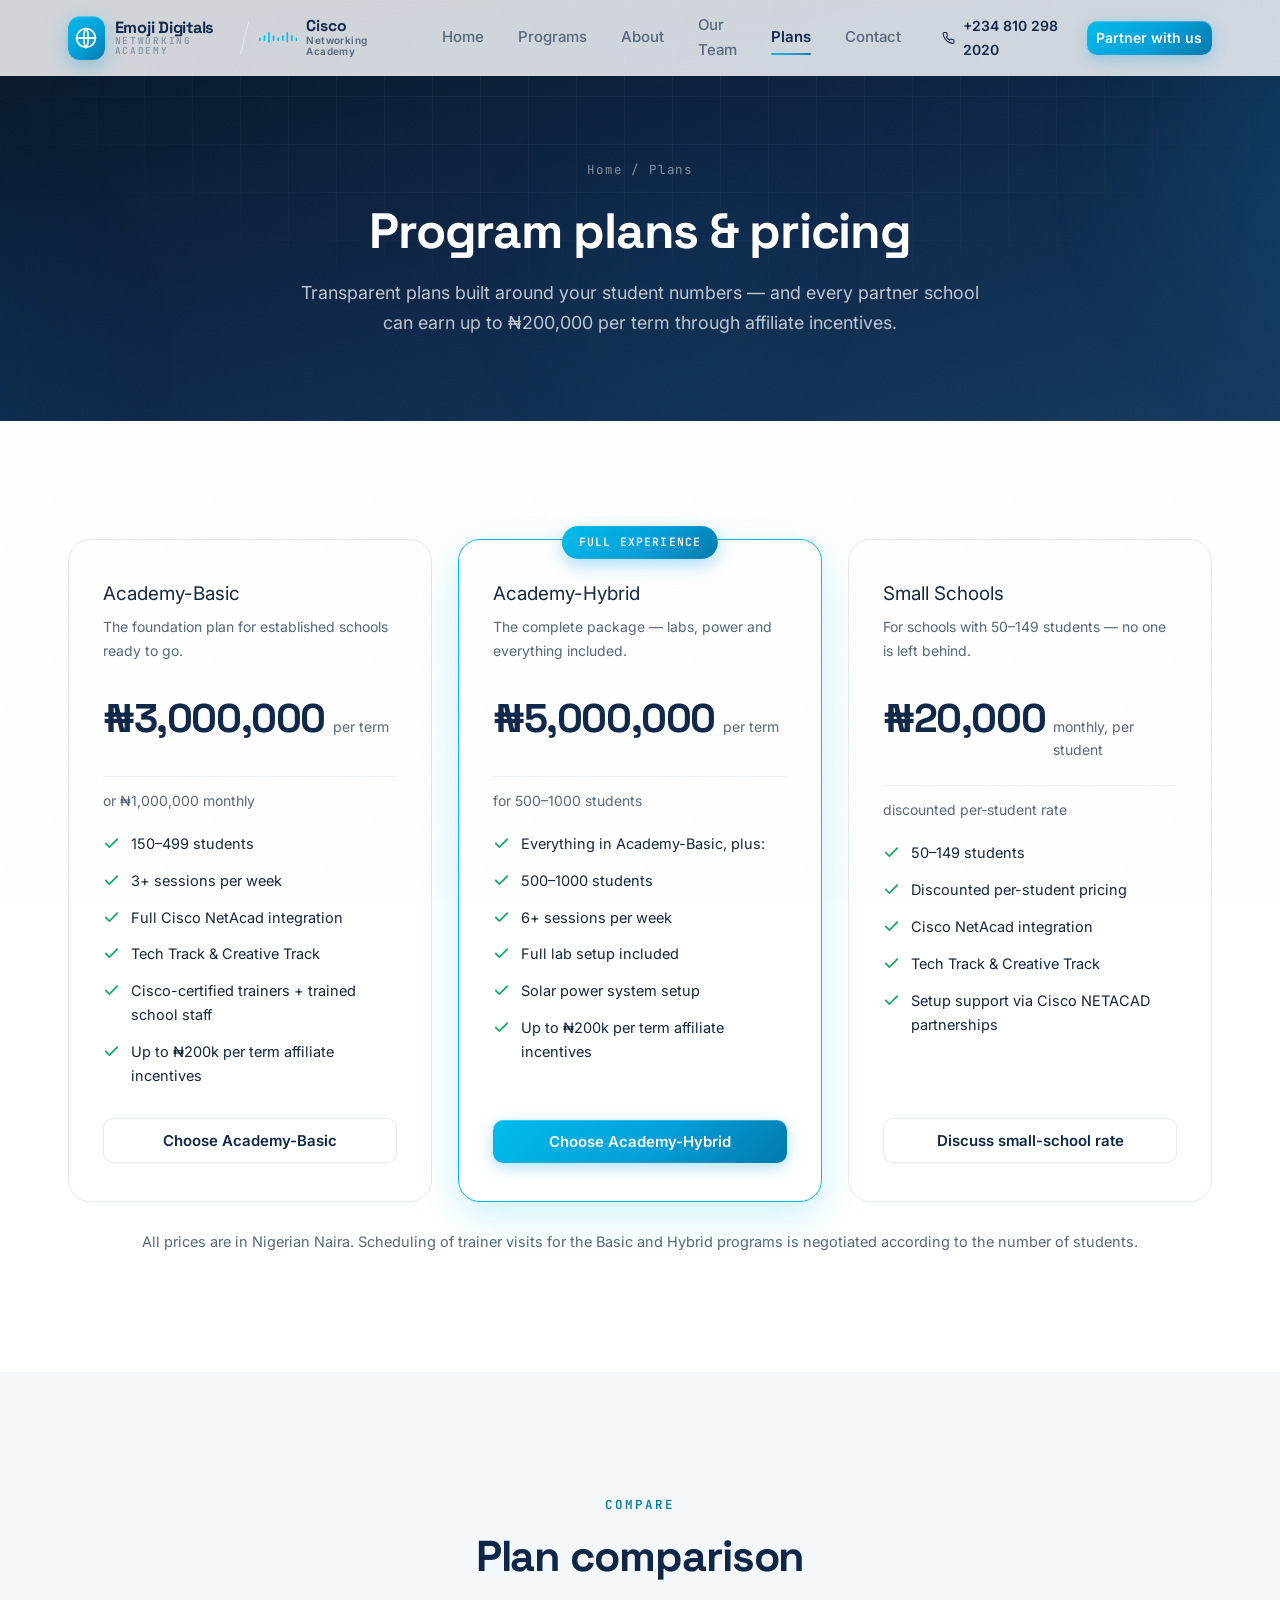
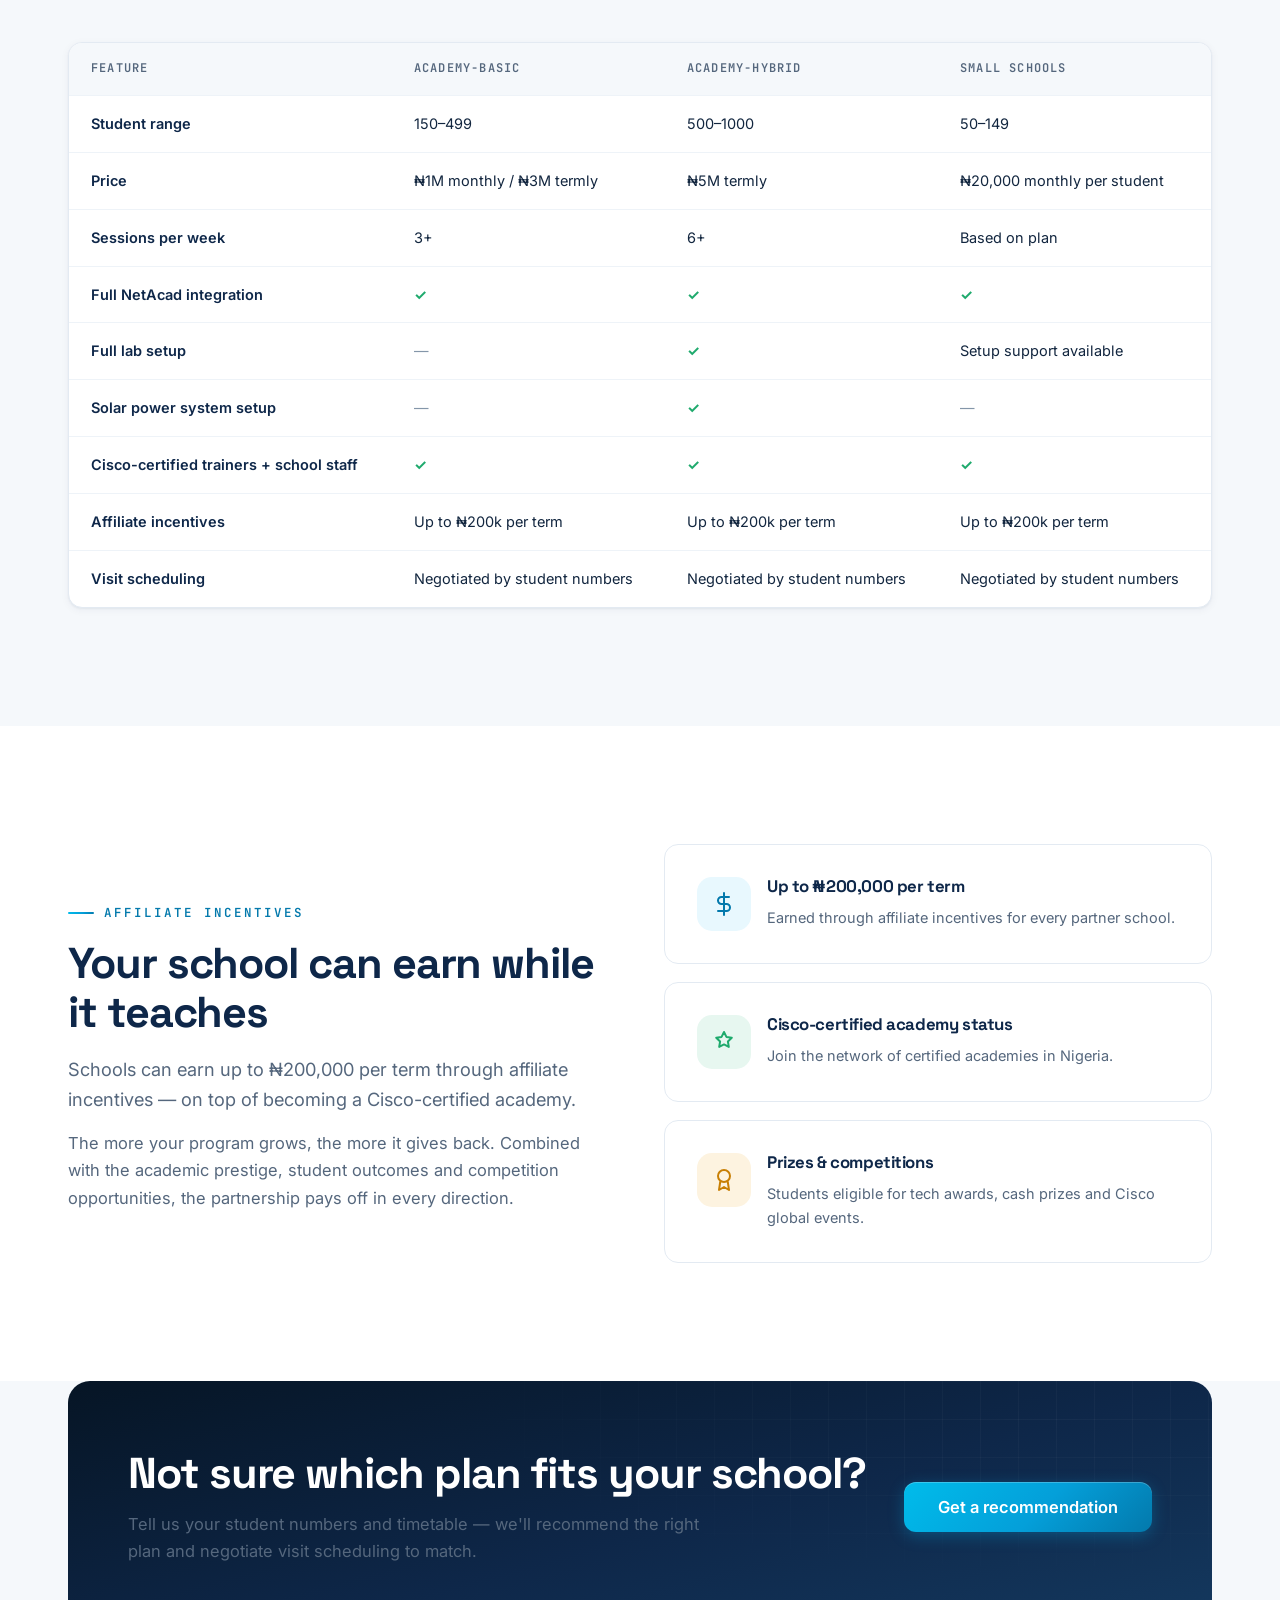
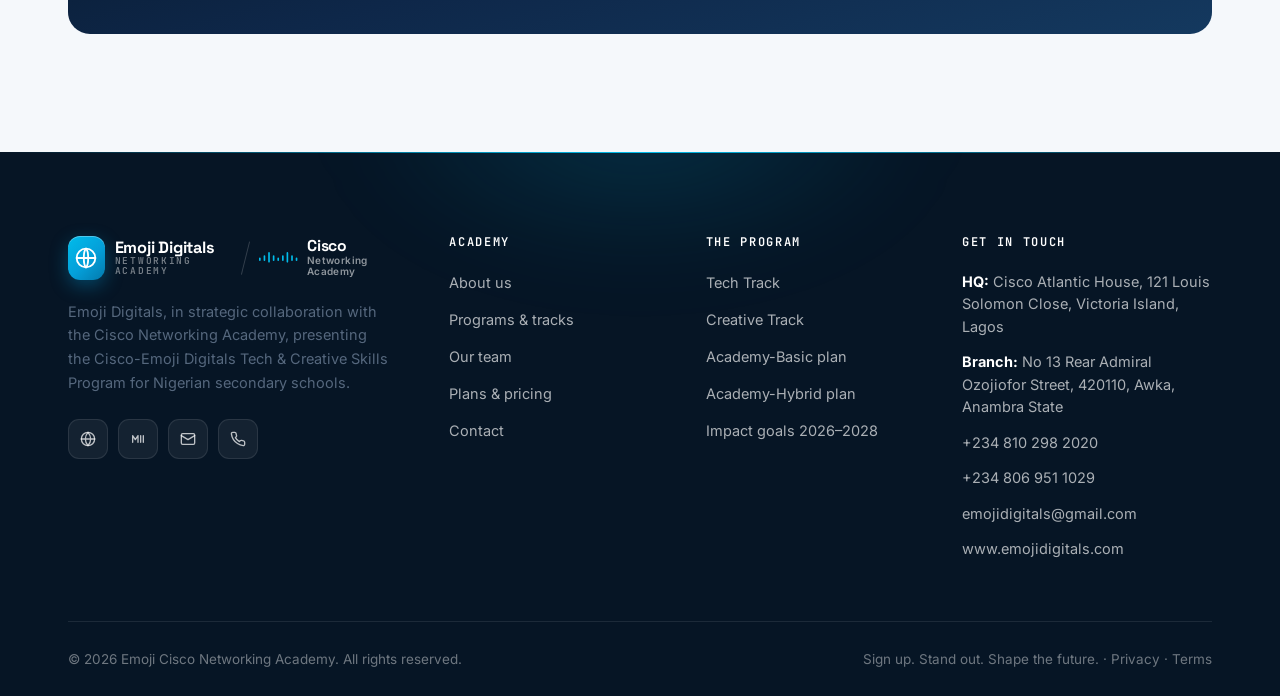
<file: pricing.html>
<!DOCTYPE html>
<html lang="en">
<head>
  <meta charset="UTF-8" />
  <meta name="viewport" content="width=device-width, initial-scale=1.0" />
  <title>Plans &amp; Pricing — Emoji Cisco Networking Academy</title>
  <meta name="description" content="Program plans and pricing for the Cisco-Emoji Digitals Tech & Creative Skills Program — Academy-Basic, Academy-Hybrid and per-student options for Nigerian secondary schools." />
  <link rel="preconnect" href="https://fonts.googleapis.com" />
  <link rel="preconnect" href="https://fonts.gstatic.com" crossorigin />
  <link href="https://fonts.googleapis.com/css2?family=Inter:wght@400;500;600;700;800&family=JetBrains+Mono:wght@500;600&family=Space+Grotesk:wght@500;600;700&display=swap" rel="stylesheet" />
  <link rel="stylesheet" href="css/styles.css" />
  <link rel="icon" href="data:image/svg+xml,%3Csvg xmlns='http://www.w3.org/2000/svg' viewBox='0 0 100 100'%3E%3Crect width='100' height='100' rx='22' fill='%230e2749'/%3E%3Ctext x='50' y='68' font-size='52' text-anchor='middle'%3E%F0%9F%8C%90%3C/text%3E%3C/svg%3E" />
</head>
<body>
  <a class="skip-link" href="#main">Skip to content</a>
  <div class="scroll-progress" aria-hidden="true"></div>

  <header class="header">
    <div class="container header__inner">
      <a class="logo" href="index.html" aria-label="Emoji Cisco Networking Academy — home">
        <span class="lockup">
            <span class="lockup__mark">
              <span class="brand-emoji"><svg viewBox="0 0 24 24" fill="none" stroke="#ffffff" stroke-width="1.7" stroke-linecap="round" stroke-linejoin="round" aria-hidden="true"><circle cx="12" cy="12" r="8.6"/><path d="M3.4 12h17.2"/><path d="M12 3.4c2.7 2.5 2.7 14.7 0 17.2"/><path d="M12 3.4c-2.7 2.5-2.7 14.7 0 17.2"/></svg></span>
              <span class="brand-words">
                <strong>Emoji Digitals</strong>
                <small>Networking Academy</small>
              </span>
            </span>
            <span class="lockup__divider" aria-hidden="true"></span>
            <span class="lockup__cisco">
              <svg class="bridge" viewBox="0 5.6 24 7" fill="currentColor" aria-hidden="true"><path d="M0 10.728a.521.521 0 001.039 0V9.573a.52.52 0 00-1.039 0v1.155M2.876 10.728a.522.522 0 001.04 0V8.139a.52.52 0 00-1.039 0v2.589M5.737 11.771a.52.52 0 001.039 0V6.17a.52.52 0 00-1.039 0v5.601M8.624 10.728a.52.52 0 001.039 0V8.139a.52.52 0 00-1.039 0v2.589M11.494 10.728a.522.522 0 001.039 0V9.573a.52.52 0 00-1.039 0v1.155M14.393 10.728a.521.521 0 001.04 0V8.139a.52.52 0 00-1.039 0v2.589M17.231 11.771a.521.521 0 001.039 0V6.17a.52.52 0 00-1.039 0v5.601M20.117 10.728a.522.522 0 001.041 0V8.139a.521.521 0 00-1.04 0v2.589M22.961 10.728a.52.52 0 001.039 0V9.573a.52.52 0 00-1.039 0v1.155"/></svg>
              <span class="cisco-words">
                <strong>Cisco</strong>
                <small>Networking Academy</small>
              </span>
            </span>
          </span>
      </a>
      <nav class="nav" aria-label="Primary">
        <a class="nav__link" href="index.html">Home</a>
        <a class="nav__link" href="courses.html">Programs</a>
        <a class="nav__link" href="about.html">About</a>
        <a class="nav__link" href="instructors.html">Our Team</a>
        <a class="nav__link" href="pricing.html">Plans</a>
        <a class="nav__link" href="contact.html">Contact</a>
      </nav>
      <div class="header__actions">
        <a class="header__phone" href="tel:+2348102982020">
          <svg width="16" height="16" viewBox="0 0 24 24" fill="none" stroke="currentColor" stroke-width="2" stroke-linecap="round" stroke-linejoin="round" aria-hidden="true"><path d="M22 16.9v3a2 2 0 01-2.2 2 19.8 19.8 0 01-8.6-3.1 19.5 19.5 0 01-6-6A19.8 19.8 0 012.1 4.2 2 2 0 014.1 2h3a2 2 0 012 1.7c.1 1 .4 2 .7 2.9a2 2 0 01-.5 2.1L8.1 9.9a16 16 0 006 6l1.2-1.2a2 2 0 012.1-.5c.9.3 1.9.6 2.9.7a2 2 0 011.7 2z"/></svg>
          +234 810 298 2020
        </a>
        <a class="btn btn--primary btn--sm" href="contact.html" data-magnetic>Partner with us</a>
        <button class="burger" aria-label="Toggle navigation menu" aria-expanded="false">
          <span></span><span></span><span></span>
        </button>
      </div>
    </div>
  </header>
  <nav class="mobile-nav" aria-label="Mobile">
    <a class="nav__link" href="index.html">Home</a>
    <a class="nav__link" href="courses.html">Programs</a>
    <a class="nav__link" href="about.html">About</a>
    <a class="nav__link" href="instructors.html">Our Team</a>
    <a class="nav__link" href="pricing.html">Plans</a>
    <a class="nav__link" href="contact.html">Contact</a>
    <a class="btn btn--primary btn--block" href="contact.html">Partner with us</a>
  </nav>

  <main id="main">
    <!-- ===================== PAGE HERO ===================== -->
    <section class="page-hero">
      <div class="hero__aurora" aria-hidden="true"><span></span><span></span><span></span></div>
      <div class="container">
        <nav class="breadcrumb" aria-label="Breadcrumb">
          <a href="index.html">Home</a> <span aria-hidden="true">/</span> <span>Plans</span>
        </nav>
        <h1>Program plans &amp; pricing</h1>
        <p>Transparent plans built around your student numbers — and every partner school can earn up to ₦200,000 per term through affiliate incentives.</p>
      </div>
    </section>

    <!-- ===================== PLAN CARDS ===================== -->
    <section class="section">
      <div class="container">
        <div class="grid grid--3" style="align-items:stretch">
          <div class="price-card reveal">
            <div class="price-card__name">Academy-Basic</div>
            <p class="price-card__desc">The foundation plan for established schools ready to go.</p>
            <div class="price-card__amount">
              <span class="amount">₦3,000,000</span>
              <span class="period">per term</span>
            </div>
            <p style="font-size:14px;margin-top:-12px;margin-bottom:20px;color:var(--muted)">or ₦1,000,000 monthly</p>
            <ul class="price-card__features">
              <li><svg width="17" height="17" viewBox="0 0 24 24" fill="none" stroke="currentColor" stroke-width="2.5" stroke-linecap="round" stroke-linejoin="round"><path d="M20 6L9 17l-5-5"/></svg> 150–499 students</li>
              <li><svg width="17" height="17" viewBox="0 0 24 24" fill="none" stroke="currentColor" stroke-width="2.5" stroke-linecap="round" stroke-linejoin="round"><path d="M20 6L9 17l-5-5"/></svg> 3+ sessions per week</li>
              <li><svg width="17" height="17" viewBox="0 0 24 24" fill="none" stroke="currentColor" stroke-width="2.5" stroke-linecap="round" stroke-linejoin="round"><path d="M20 6L9 17l-5-5"/></svg> Full Cisco NetAcad integration</li>
              <li><svg width="17" height="17" viewBox="0 0 24 24" fill="none" stroke="currentColor" stroke-width="2.5" stroke-linecap="round" stroke-linejoin="round"><path d="M20 6L9 17l-5-5"/></svg> Tech Track &amp; Creative Track</li>
              <li><svg width="17" height="17" viewBox="0 0 24 24" fill="none" stroke="currentColor" stroke-width="2.5" stroke-linecap="round" stroke-linejoin="round"><path d="M20 6L9 17l-5-5"/></svg> Cisco-certified trainers + trained school staff</li>
              <li><svg width="17" height="17" viewBox="0 0 24 24" fill="none" stroke="currentColor" stroke-width="2.5" stroke-linecap="round" stroke-linejoin="round"><path d="M20 6L9 17l-5-5"/></svg> Up to ₦200k per term affiliate incentives</li>
            </ul>
            <a class="btn btn--outline btn--block" href="contact.html">Choose Academy-Basic</a>
          </div>

          <div class="price-card price-card--featured reveal" data-delay="1">
            <span class="price-card__flag">Full experience</span>
            <div class="price-card__name">Academy-Hybrid</div>
            <p class="price-card__desc">The complete package — labs, power and everything included.</p>
            <div class="price-card__amount">
              <span class="amount">₦5,000,000</span>
              <span class="period">per term</span>
            </div>
            <p style="font-size:14px;margin-top:-12px;margin-bottom:20px;color:var(--muted)">for 500–1000 students</p>
            <ul class="price-card__features">
              <li><svg width="17" height="17" viewBox="0 0 24 24" fill="none" stroke="currentColor" stroke-width="2.5" stroke-linecap="round" stroke-linejoin="round"><path d="M20 6L9 17l-5-5"/></svg> Everything in Academy-Basic, plus:</li>
              <li><svg width="17" height="17" viewBox="0 0 24 24" fill="none" stroke="currentColor" stroke-width="2.5" stroke-linecap="round" stroke-linejoin="round"><path d="M20 6L9 17l-5-5"/></svg> 500–1000 students</li>
              <li><svg width="17" height="17" viewBox="0 0 24 24" fill="none" stroke="currentColor" stroke-width="2.5" stroke-linecap="round" stroke-linejoin="round"><path d="M20 6L9 17l-5-5"/></svg> 6+ sessions per week</li>
              <li><svg width="17" height="17" viewBox="0 0 24 24" fill="none" stroke="currentColor" stroke-width="2.5" stroke-linecap="round" stroke-linejoin="round"><path d="M20 6L9 17l-5-5"/></svg> Full lab setup included</li>
              <li><svg width="17" height="17" viewBox="0 0 24 24" fill="none" stroke="currentColor" stroke-width="2.5" stroke-linecap="round" stroke-linejoin="round"><path d="M20 6L9 17l-5-5"/></svg> Solar power system setup</li>
              <li><svg width="17" height="17" viewBox="0 0 24 24" fill="none" stroke="currentColor" stroke-width="2.5" stroke-linecap="round" stroke-linejoin="round"><path d="M20 6L9 17l-5-5"/></svg> Up to ₦200k per term affiliate incentives</li>
            </ul>
            <a class="btn btn--primary btn--block" href="contact.html">Choose Academy-Hybrid</a>
          </div>

          <div class="price-card reveal" data-delay="2">
            <div class="price-card__name">Small Schools</div>
            <p class="price-card__desc">For schools with 50–149 students — no one is left behind.</p>
            <div class="price-card__amount">
              <span class="amount">₦20,000</span>
              <span class="period">monthly, per student</span>
            </div>
            <p style="font-size:14px;margin-top:-12px;margin-bottom:20px;color:var(--muted)">discounted per-student rate</p>
            <ul class="price-card__features">
              <li><svg width="17" height="17" viewBox="0 0 24 24" fill="none" stroke="currentColor" stroke-width="2.5" stroke-linecap="round" stroke-linejoin="round"><path d="M20 6L9 17l-5-5"/></svg> 50–149 students</li>
              <li><svg width="17" height="17" viewBox="0 0 24 24" fill="none" stroke="currentColor" stroke-width="2.5" stroke-linecap="round" stroke-linejoin="round"><path d="M20 6L9 17l-5-5"/></svg> Discounted per-student pricing</li>
              <li><svg width="17" height="17" viewBox="0 0 24 24" fill="none" stroke="currentColor" stroke-width="2.5" stroke-linecap="round" stroke-linejoin="round"><path d="M20 6L9 17l-5-5"/></svg> Cisco NetAcad integration</li>
              <li><svg width="17" height="17" viewBox="0 0 24 24" fill="none" stroke="currentColor" stroke-width="2.5" stroke-linecap="round" stroke-linejoin="round"><path d="M20 6L9 17l-5-5"/></svg> Tech Track &amp; Creative Track</li>
              <li><svg width="17" height="17" viewBox="0 0 24 24" fill="none" stroke="currentColor" stroke-width="2.5" stroke-linecap="round" stroke-linejoin="round"><path d="M20 6L9 17l-5-5"/></svg> Setup support via Cisco NETACAD partnerships</li>
            </ul>
            <a class="btn btn--outline btn--block" href="contact.html">Discuss small-school rate</a>
          </div>
        </div>
        <p style="text-align:center;margin-top:28px;font-size:14.5px" class="reveal">All prices are in Nigerian Naira. Scheduling of trainer visits for the Basic and Hybrid programs is negotiated according to the number of students.</p>
      </div>
    </section>

    <!-- ===================== COMPARISON TABLE ===================== -->
    <section class="section section--soft">
      <div class="container">
        <div class="section-head center reveal">
          <span class="eyebrow">Compare</span>
          <h2>Plan comparison</h2>
        </div>
        <div class="table-wrap reveal">
          <table>
            <thead>
              <tr>
                <th>Feature</th>
                <th>Academy-Basic</th>
                <th>Academy-Hybrid</th>
                <th>Small Schools</th>
              </tr>
            </thead>
            <tbody>
              <tr>
                <td>Student range</td>
                <td>150–499</td>
                <td>500–1000</td>
                <td>50–149</td>
              </tr>
              <tr>
                <td>Price</td>
                <td>₦1M monthly / ₦3M termly</td>
                <td>₦5M termly</td>
                <td>₦20,000 monthly per student</td>
              </tr>
              <tr>
                <td>Sessions per week</td>
                <td>3+</td>
                <td>6+</td>
                <td>Based on plan</td>
              </tr>
              <tr>
                <td>Full NetAcad integration</td>
                <td><span class="yes">✓</span></td>
                <td><span class="yes">✓</span></td>
                <td><span class="yes">✓</span></td>
              </tr>
              <tr>
                <td>Full lab setup</td>
                <td><span class="no">—</span></td>
                <td><span class="yes">✓</span></td>
                <td>Setup support available</td>
              </tr>
              <tr>
                <td>Solar power system setup</td>
                <td><span class="no">—</span></td>
                <td><span class="yes">✓</span></td>
                <td><span class="no">—</span></td>
              </tr>
              <tr>
                <td>Cisco-certified trainers + school staff</td>
                <td><span class="yes">✓</span></td>
                <td><span class="yes">✓</span></td>
                <td><span class="yes">✓</span></td>
              </tr>
              <tr>
                <td>Affiliate incentives</td>
                <td>Up to ₦200k per term</td>
                <td>Up to ₦200k per term</td>
                <td>Up to ₦200k per term</td>
              </tr>
              <tr>
                <td>Visit scheduling</td>
                <td>Negotiated by student numbers</td>
                <td>Negotiated by student numbers</td>
                <td>Negotiated by student numbers</td>
              </tr>
            </tbody>
          </table>
        </div>
      </div>
    </section>

    <!-- ===================== REVENUE SHARE ===================== -->
    <section class="section">
      <div class="container">
        <div class="grid grid--2" style="align-items:center;gap:48px">
          <div class="reveal">
            <span class="eyebrow">Affiliate incentives</span>
            <h2>Your school can earn while it teaches</h2>
            <p class="lead">Schools can earn up to ₦200,000 per term through affiliate incentives — on top of becoming a Cisco-certified academy.</p>
            <p style="margin-top:16px">The more your program grows, the more it gives back. Combined with the academic prestige, student outcomes and competition opportunities, the partnership pays off in every direction.</p>
          </div>
          <div class="grid reveal" data-delay="2" style="gap:18px">
            <div class="card" style="display:flex;gap:16px;align-items:flex-start">
              <div class="card__icon" style="margin:0;flex-shrink:0" aria-hidden="true">
                <svg width="24" height="24" viewBox="0 0 24 24" fill="none" stroke="currentColor" stroke-width="2" stroke-linecap="round" stroke-linejoin="round"><path d="M12 1v22M17 5H9.5a3.5 3.5 0 000 7h5a3.5 3.5 0 010 7H6"/></svg>
              </div>
              <div>
                <h3 style="font-size:1.05rem">Up to ₦200,000 per term</h3>
                <p style="font-size:14.5px">Earned through affiliate incentives for every partner school.</p>
              </div>
            </div>
            <div class="card" style="display:flex;gap:16px;align-items:flex-start">
              <div class="card__icon card__icon--green" style="margin:0;flex-shrink:0" aria-hidden="true">
                <svg width="24" height="24" viewBox="0 0 24 24" fill="none" stroke="currentColor" stroke-width="2" stroke-linecap="round" stroke-linejoin="round"><path d="M12 2l2.4 4.9 5.4.8-3.9 3.8.9 5.4-4.8-2.5-4.8 2.5.9-5.4L4.2 7.7l5.4-.8z"/></svg>
              </div>
              <div>
                <h3 style="font-size:1.05rem">Cisco-certified academy status</h3>
                <p style="font-size:14.5px">Join the network of certified academies in Nigeria.</p>
              </div>
            </div>
            <div class="card" style="display:flex;gap:16px;align-items:flex-start">
              <div class="card__icon card__icon--amber" style="margin:0;flex-shrink:0" aria-hidden="true">
                <svg width="24" height="24" viewBox="0 0 24 24" fill="none" stroke="currentColor" stroke-width="2" stroke-linecap="round" stroke-linejoin="round"><circle cx="12" cy="8" r="6"/><path d="M8.2 13.9L7 22l5-3 5 3-1.2-8.1"/></svg>
              </div>
              <div>
                <h3 style="font-size:1.05rem">Prizes &amp; competitions</h3>
                <p style="font-size:14.5px">Students eligible for tech awards, cash prizes and Cisco global events.</p>
              </div>
            </div>
          </div>
        </div>
      </div>
    </section>

    <!-- ===================== CTA BAND ===================== -->
    <section class="section section--soft" style="padding-top:0">
      <div class="container">
        <div class="cta-band reveal">
          <div>
            <h2 style="color:#fff">Not sure which plan fits your school?</h2>
            <p>Tell us your student numbers and timetable — we'll recommend the right plan and negotiate visit scheduling to match.</p>
          </div>
          <a class="btn btn--primary btn--lg" href="contact.html">Get a recommendation</a>
        </div>
      </div>
    </section>
  </main>

  <footer class="footer">
    <span class="footer__glow" aria-hidden="true"></span>
    <div class="container">
      <div class="footer__grid">
        <div>
          <a class="logo" href="index.html" aria-label="Emoji Cisco Networking Academy — home">
            <span class="lockup">
            <span class="lockup__mark">
              <span class="brand-emoji"><svg viewBox="0 0 24 24" fill="none" stroke="#ffffff" stroke-width="1.7" stroke-linecap="round" stroke-linejoin="round" aria-hidden="true"><circle cx="12" cy="12" r="8.6"/><path d="M3.4 12h17.2"/><path d="M12 3.4c2.7 2.5 2.7 14.7 0 17.2"/><path d="M12 3.4c-2.7 2.5-2.7 14.7 0 17.2"/></svg></span>
              <span class="brand-words">
                <strong>Emoji Digitals</strong>
                <small>Networking Academy</small>
              </span>
            </span>
            <span class="lockup__divider" aria-hidden="true"></span>
            <span class="lockup__cisco">
              <svg class="bridge" viewBox="0 5.6 24 7" fill="currentColor" aria-hidden="true"><path d="M0 10.728a.521.521 0 001.039 0V9.573a.52.52 0 00-1.039 0v1.155M2.876 10.728a.522.522 0 001.04 0V8.139a.52.52 0 00-1.039 0v2.589M5.737 11.771a.52.52 0 001.039 0V6.17a.52.52 0 00-1.039 0v5.601M8.624 10.728a.52.52 0 001.039 0V8.139a.52.52 0 00-1.039 0v2.589M11.494 10.728a.522.522 0 001.039 0V9.573a.52.52 0 00-1.039 0v1.155M14.393 10.728a.521.521 0 001.04 0V8.139a.52.52 0 00-1.039 0v2.589M17.231 11.771a.521.521 0 001.039 0V6.17a.52.52 0 00-1.039 0v5.601M20.117 10.728a.522.522 0 001.041 0V8.139a.521.521 0 00-1.04 0v2.589M22.961 10.728a.52.52 0 001.039 0V9.573a.52.52 0 00-1.039 0v1.155"/></svg>
              <span class="cisco-words">
                <strong>Cisco</strong>
                <small>Networking Academy</small>
              </span>
            </span>
          </span>
          </a>
          <p class="footer__about">Emoji Digitals, in strategic collaboration with the Cisco Networking Academy, presenting the Cisco-Emoji Digitals Tech &amp; Creative Skills Program for Nigerian secondary schools.</p>
          <div class="social-row">
            <a href="https://emojidigitals.com" aria-label="Website">
              <svg width="16" height="16" viewBox="0 0 24 24" fill="none" stroke="currentColor" stroke-width="2" stroke-linecap="round" stroke-linejoin="round" aria-hidden="true"><circle cx="12" cy="12" r="10"/><path d="M2 12h20M12 2a15.3 15.3 0 014 10 15.3 15.3 0 01-4 10 15.3 15.3 0 01-4-10 15.3 15.3 0 014-10z"/></svg>
            </a>
            <a href="https://www.netacad.com" aria-label="Cisco Networking Academy">
              <svg width="16" height="16" viewBox="0 0 24 24" fill="none" stroke="currentColor" stroke-width="2" stroke-linecap="round" stroke-linejoin="round" aria-hidden="true"><path d="M4 17V7l4 6 4-6v10"/><path d="M16 7v10M20 7v10"/></svg>
            </a>
            <a href="mailto:emojidigitals@gmail.com" aria-label="Email">
              <svg width="16" height="16" viewBox="0 0 24 24" fill="none" stroke="currentColor" stroke-width="2" stroke-linecap="round" stroke-linejoin="round" aria-hidden="true"><rect x="2" y="4" width="20" height="16" rx="2"/><path d="M22 7l-10 6L2 7"/></svg>
            </a>
            <a href="tel:+2348102982020" aria-label="Phone">
              <svg width="16" height="16" viewBox="0 0 24 24" fill="none" stroke="currentColor" stroke-width="2" stroke-linecap="round" stroke-linejoin="round" aria-hidden="true"><path d="M22 16.9v3a2 2 0 01-2.2 2 19.8 19.8 0 01-8.6-3.1 19.5 19.5 0 01-6-6A19.8 19.8 0 012.1 4.2 2 2 0 014.1 2h3a2 2 0 012 1.7c.1 1 .4 2 .7 2.9a2 2 0 01-.5 2.1L8.1 9.9a16 16 0 006 6l1.2-1.2a2 2 0 012.1-.5c.9.3 1.9.6 2.9.7a2 2 0 011.7 2z"/></svg>
            </a>
          </div>
        </div>
        <div>
          <h4>Academy</h4>
          <nav class="footer__links" aria-label="Footer academy links">
            <a href="about.html">About us</a>
            <a href="courses.html">Programs &amp; tracks</a>
            <a href="instructors.html">Our team</a>
            <a href="pricing.html">Plans &amp; pricing</a>
            <a href="contact.html">Contact</a>
          </nav>
        </div>
        <div>
          <h4>The program</h4>
          <nav class="footer__links" aria-label="Footer program links">
            <a href="courses.html">Tech Track</a>
            <a href="courses.html">Creative Track</a>
            <a href="pricing.html">Academy-Basic plan</a>
            <a href="pricing.html">Academy-Hybrid plan</a>
            <a href="about.html">Impact goals 2026–2028</a>
          </nav>
        </div>
        <div>
          <h4>Get in touch</h4>
          <div class="footer__contact">
            <span><strong style="color:#fff">HQ:</strong> Cisco Atlantic House, 121 Louis Solomon Close, Victoria Island, Lagos</span>
            <span><strong style="color:#fff">Branch:</strong> No 13 Rear Admiral Ozojiofor Street, 420110, Awka, Anambra State</span>
            <a href="tel:+2348102982020">+234 810 298 2020</a>
            <a href="tel:+2348069511029">+234 806 951 1029</a>
            <a href="mailto:emojidigitals@gmail.com">emojidigitals@gmail.com</a>
            <a href="https://emojidigitals.com">www.emojidigitals.com</a>
          </div>
        </div>
      </div>
      <div class="footer__bottom">
        <span>© <span data-year>2026</span> Emoji Cisco Networking Academy. All rights reserved.</span>
        <span>Sign up. Stand out. Shape the future. · <a href="#">Privacy</a> · <a href="#">Terms</a></span>
      </div>
    </div>
  </footer>

  <button class="to-top" aria-label="Back to top">
    <svg width="18" height="18" viewBox="0 0 24 24" fill="none" stroke="currentColor" stroke-width="2" stroke-linecap="round" stroke-linejoin="round" aria-hidden="true"><path d="M12 19V5M5 12l7-7 7 7"/></svg>
  </button>

  <script src="js/main.js"></script>
</body>
</html>
</file>
<file: css/styles.css>
/* ============================================================
   Emoji Cisco Networking Academy — Premium Design System
   Brand: Cisco Networking Academy × Emoji Digitals
   ============================================================ */

/* ---------- Design Tokens ---------- */
:root {
  /* Cisco brand palette */
  --cisco-blue: #00bceb;
  --cisco-blue-600: #049fd9;
  --cisco-blue-700: #0379ac;
  --cisco-blue-050: #e8f8fe;

  --navy: #0e2749;          /* Cisco dark */
  --navy-800: #0a1e39;
  --navy-900: #061525;

  --ink: #12263f;
  --muted: #55677d;
  --muted-light: #8496a9;

  --line: #e3eaf2;
  --line-soft: #eef3f8;
  --bg-soft: #f5f8fb;
  --white: #ffffff;

  --green: #1faa6d;
  --green-050: #e7f7f0;
  --amber: #f5a623;
  --amber-050: #fdf3e0;

  --gradient-brand: linear-gradient(135deg, #00bceb 0%, #049fd9 55%, #0379ac 100%);
  --gradient-navy: linear-gradient(165deg, #061525 0%, #0e2749 55%, #14395f 100%);

  --font-display: "Space Grotesk", "Inter", -apple-system, BlinkMacSystemFont, "Segoe UI", sans-serif;
  --font-sans: "Inter", -apple-system, BlinkMacSystemFont, "Segoe UI", Roboto, Helvetica, Arial, sans-serif;
  --font-mono: "JetBrains Mono", "SFMono-Regular", Consolas, "Liberation Mono", monospace;

  --ease-expo: cubic-bezier(0.16, 1, 0.3, 1);
  --ease-smooth: cubic-bezier(0.22, 1, 0.36, 1);

  --radius-sm: 8px;
  --radius-md: 14px;
  --radius-lg: 22px;

  --shadow-sm: 0 1px 2px rgba(14, 39, 73, 0.05), 0 2px 8px rgba(14, 39, 73, 0.05);
  --shadow-md: 0 4px 14px rgba(14, 39, 73, 0.07), 0 14px 40px rgba(14, 39, 73, 0.09);
  --shadow-lg: 0 14px 34px rgba(14, 39, 73, 0.12), 0 40px 80px rgba(14, 39, 73, 0.14);

  --container: 1200px;
  --header-h: 76px;
}

/* ---------- Reset ---------- */
*,
*::before,
*::after {
  box-sizing: border-box;
  margin: 0;
  padding: 0;
}

html {
  scroll-behavior: smooth;
  -webkit-text-size-adjust: 100%;
}

body {
  font-family: var(--font-sans);
  font-size: 16.5px;
  line-height: 1.65;
  color: var(--ink);
  background: var(--white);
  -webkit-font-smoothing: antialiased;
  text-rendering: optimizeLegibility;
  overflow-x: hidden;
}

/* Fine grain texture for depth (very subtle) */
body::after {
  content: "";
  position: fixed;
  inset: 0;
  z-index: 9999;
  pointer-events: none;
  opacity: 0.028;
  background-image: url("data:image/svg+xml,%3Csvg xmlns='http://www.w3.org/2000/svg' width='160' height='160'%3E%3Cfilter id='n'%3E%3CfeTurbulence type='fractalNoise' baseFrequency='0.9' numOctaves='2'/%3E%3C/filter%3E%3Crect width='160' height='160' filter='url(%23n)'/%3E%3C/svg%3E");
}

::selection {
  background: var(--cisco-blue);
  color: var(--white);
}

::-webkit-scrollbar { width: 11px; }
::-webkit-scrollbar-track { background: var(--bg-soft); }
::-webkit-scrollbar-thumb { background: #c3d2e0; border-radius: 99px; border: 3px solid var(--bg-soft); }
::-webkit-scrollbar-thumb:hover { background: #9db3c6; }

img, svg { display: block; max-width: 100%; }
a { color: inherit; text-decoration: none; }
ul, ol { list-style: none; }
button { font: inherit; cursor: pointer; border: none; background: none; color: inherit; }
input, select, textarea { font: inherit; color: inherit; }

/* ---------- Scroll progress ---------- */
.scroll-progress {
  position: fixed;
  top: 0;
  left: 0;
  right: 0;
  height: 2.5px;
  z-index: 200;
  background: var(--gradient-brand);
  transform-origin: 0 50%;
  transform: scaleX(0);
  will-change: transform;
}

/* ---------- Utility ---------- */
.container {
  width: 100%;
  max-width: var(--container);
  margin-inline: auto;
  padding-inline: 28px;
}

.section { padding: 118px 0; position: relative; }
.section--tight { padding: 84px 0; }
.section--soft { background: var(--bg-soft); }
.section--navy { background: var(--gradient-navy); color: var(--white); }

.section-head { max-width: 720px; margin-bottom: 62px; }
.section-head.center { margin-inline: auto; text-align: center; }

.eyebrow {
  display: inline-flex;
  align-items: center;
  gap: 10px;
  font-family: var(--font-mono);
  font-size: 12.5px;
  font-weight: 600;
  letter-spacing: 0.16em;
  text-transform: uppercase;
  color: var(--cisco-blue-700);
  margin-bottom: 16px;
}

.eyebrow::before {
  content: "";
  width: 26px;
  height: 2px;
  background: var(--gradient-brand);
  border-radius: 2px;
}

.section-head.center .eyebrow::before { display: none; }
.section--navy .eyebrow { color: var(--cisco-blue); }

h1, h2, h3, h4 {
  font-family: var(--font-display);
  line-height: 1.12;
  letter-spacing: -0.025em;
  font-weight: 700;
  color: var(--navy);
}

.section--navy h1, .section--navy h2, .section--navy h3, .section--navy h4 { color: var(--white); }

h2 { font-size: clamp(1.9rem, 3.4vw, 2.7rem); }
h3 { font-size: 1.28rem; }

p { color: var(--muted); }
.section--navy p { color: rgba(255, 255, 255, 0.74); }
.lead { font-size: 1.14rem; margin-top: 18px; }

/* ---------- Buttons ---------- */
.btn {
  position: relative;
  display: inline-flex;
  align-items: center;
  justify-content: center;
  gap: 10px;
  padding: 14px 28px;
  border-radius: 10px;
  font-weight: 600;
  font-size: 15px;
  line-height: 1;
  white-space: nowrap;
  overflow: hidden;
  isolation: isolate;
  transition: transform 0.35s var(--ease-expo), box-shadow 0.35s var(--ease-expo),
    background 0.25s ease, border-color 0.25s ease, color 0.25s ease;
}

.btn:active { transform: scale(0.97); }

/* Shine sweep */
.btn::after {
  content: "";
  position: absolute;
  inset: 0;
  z-index: -1;
  background: linear-gradient(105deg, transparent 40%, rgba(255, 255, 255, 0.28) 50%, transparent 60%);
  transform: translateX(-120%);
  transition: transform 0.7s var(--ease-expo);
}

.btn:hover::after { transform: translateX(120%); }

.btn--primary {
  background: var(--gradient-brand);
  color: var(--white);
  box-shadow: 0 4px 16px rgba(4, 159, 217, 0.32), inset 0 1px 0 rgba(255, 255, 255, 0.22);
}

.btn--primary:hover {
  box-shadow: 0 10px 30px rgba(4, 159, 217, 0.42), inset 0 1px 0 rgba(255, 255, 255, 0.25);
  transform: translateY(-2px);
}

.btn--outline {
  border: 1.5px solid var(--line);
  color: var(--navy);
  background: var(--white);
}

.btn--outline:hover {
  border-color: var(--cisco-blue);
  color: var(--cisco-blue-700);
  transform: translateY(-2px);
  box-shadow: var(--shadow-sm);
}

.btn--ghost-light {
  border: 1.5px solid rgba(255, 255, 255, 0.32);
  color: var(--white);
  background: rgba(255, 255, 255, 0.04);
  backdrop-filter: blur(6px);
}

.btn--ghost-light:hover {
  background: rgba(255, 255, 255, 0.12);
  border-color: rgba(255, 255, 255, 0.7);
  transform: translateY(-2px);
}

.btn--lg { padding: 17px 34px; font-size: 16.5px; border-radius: 12px; }
.btn--block { width: 100%; }
.btn--sm { padding: 10px 19px; font-size: 14px; }

/* ---------- Brand lockup ---------- */
.lockup {
  display: inline-flex;
  align-items: center;
  gap: 14px;
}

.lockup__divider {
  width: 1px;
  height: 34px;
  background: var(--line);
  transform: rotate(14deg);
  opacity: 0.9;
}

.lockup__mark {
  display: flex;
  align-items: center;
  gap: 10px;
}

.brand-emoji {
  display: inline-grid;
  place-items: center;
  width: 44px;
  height: 44px;
  border-radius: 12px;
  background: var(--gradient-brand);
  box-shadow: 0 6px 18px rgba(4, 159, 217, 0.35), inset 0 1px 0 rgba(255, 255, 255, 0.3);
  transition: transform 0.4s var(--ease-expo);
}

.brand-emoji svg { width: 26px; height: 26px; }

.lockup:hover .brand-emoji { transform: rotate(-6deg) scale(1.05); }

.brand-words {
  display: flex;
  flex-direction: column;
  line-height: 1.05;
}

.brand-words strong {
  font-family: var(--font-display);
  font-size: 1.02rem;
  font-weight: 700;
  letter-spacing: -0.015em;
  color: var(--navy);
}

.brand-words small {
  font-family: var(--font-mono);
  font-size: 9.5px;
  font-weight: 600;
  letter-spacing: 0.18em;
  text-transform: uppercase;
  color: var(--muted-light);
}

/* Cisco lockup */
.lockup__cisco {
  display: flex;
  align-items: center;
  gap: 9px;
}

.lockup__cisco .bridge { width: 46px; height: auto; color: var(--cisco-blue); }

.lockup__cisco .cisco-words {
  display: flex;
  flex-direction: column;
  line-height: 1.12;
}

.lockup__cisco .cisco-words strong {
  font-family: var(--font-display);
  font-size: 0.98rem;
  font-weight: 700;
  letter-spacing: -0.01em;
  color: var(--navy);
}

.lockup__cisco .cisco-words small {
  font-size: 10px;
  font-weight: 600;
  letter-spacing: 0.04em;
  color: var(--muted);
}

.logo { display: inline-flex; align-items: center; }

/* ---------- Header ---------- */
.header {
  position: fixed;
  top: 0;
  left: 0;
  right: 0;
  z-index: 100;
  height: var(--header-h);
  background: rgba(255, 255, 255, 0.82);
  backdrop-filter: blur(18px) saturate(1.6);
  -webkit-backdrop-filter: blur(18px) saturate(1.6);
  border-bottom: 1px solid transparent;
  transition: height 0.45s var(--ease-expo), box-shadow 0.45s var(--ease-expo), border-color 0.45s ease, background 0.3s ease;
}

.header--scrolled {
  height: 64px;
  border-bottom-color: var(--line-soft);
  box-shadow: 0 2px 24px rgba(14, 39, 73, 0.06);
  background: rgba(255, 255, 255, 0.93);
}

.header__inner {
  height: 100%;
  display: flex;
  align-items: center;
  justify-content: space-between;
  gap: 26px;
  transition: height 0.45s var(--ease-expo);
}

/* Nav */
.nav { display: flex; align-items: center; gap: 4px; }

.nav__link {
  position: relative;
  padding: 9px 15px;
  border-radius: 8px;
  font-size: 15px;
  font-weight: 500;
  color: var(--muted);
  transition: color 0.2s ease, background 0.2s ease;
}

.nav__link::after {
  content: "";
  position: absolute;
  left: 15px;
  right: 15px;
  bottom: 4px;
  height: 2px;
  border-radius: 2px;
  background: var(--gradient-brand);
  transform: scaleX(0);
  transform-origin: 0 50%;
  transition: transform 0.35s var(--ease-expo);
}

.nav__link:hover { color: var(--navy); }
.nav__link:hover::after { transform: scaleX(1); }

.nav__link.active { color: var(--navy); font-weight: 600; }
.nav__link.active::after { transform: scaleX(1); }

.header__actions { display: flex; align-items: center; gap: 14px; }

.header__phone {
  display: flex;
  align-items: center;
  gap: 8px;
  font-weight: 600;
  font-size: 14px;
  color: var(--navy);
  transition: color 0.2s ease;
}

.header__phone:hover { color: var(--cisco-blue-700); }

/* Burger */
.burger {
  display: none;
  width: 44px;
  height: 44px;
  border-radius: 10px;
  border: 1.5px solid var(--line);
  position: relative;
  background: var(--white);
  transition: border-color 0.2s ease;
}

.burger:hover { border-color: var(--cisco-blue); }

.burger span {
  position: absolute;
  left: 12px;
  right: 12px;
  height: 2px;
  background: var(--navy);
  border-radius: 2px;
  transition: transform 0.35s var(--ease-expo), opacity 0.2s ease, top 0.35s var(--ease-expo);
}

.burger span:nth-child(1) { top: 15px; }
.burger span:nth-child(2) { top: 21px; }
.burger span:nth-child(3) { top: 27px; }

.burger.open span:nth-child(1) { top: 21px; transform: rotate(45deg); }
.burger.open span:nth-child(2) { opacity: 0; }
.burger.open span:nth-child(3) { top: 21px; transform: rotate(-45deg); }

/* Mobile nav */
.mobile-nav {
  position: fixed;
  top: var(--header-h);
  left: 0;
  right: 0;
  z-index: 99;
  background: rgba(255, 255, 255, 0.97);
  backdrop-filter: blur(20px);
  border-bottom: 1px solid var(--line);
  box-shadow: var(--shadow-md);
  padding: 18px 28px 28px;
  display: none;
  flex-direction: column;
  gap: 4px;
  transform: translateY(-10px);
  opacity: 0;
  pointer-events: none;
  transition: transform 0.4s var(--ease-expo), opacity 0.3s ease;
}

.mobile-nav.open { transform: translateY(0); opacity: 1; pointer-events: auto; }
.mobile-nav .nav__link { padding: 14px 12px; font-size: 16.5px; }
.mobile-nav .nav__link::after { display: none; }
.mobile-nav .btn { margin-top: 14px; }

/* ---------- Hero ---------- */
.hero {
  position: relative;
  padding: calc(var(--header-h) + 92px) 0 120px;
  background: var(--gradient-navy);
  color: var(--white);
  overflow: hidden;
  isolation: isolate;
}

/* Aurora mesh */
.hero__aurora {
  position: absolute;
  inset: -20%;
  z-index: -2;
  pointer-events: none;
}

.hero__aurora span {
  position: absolute;
  border-radius: 50%;
  filter: blur(90px);
  opacity: 0.55;
  will-change: transform;
}

.hero__aurora span:nth-child(1) {
  width: 46vw; height: 46vw;
  top: -12%; right: -8%;
  background: radial-gradient(circle, rgba(0, 188, 235, 0.5), transparent 65%);
  animation: drift1 22s ease-in-out infinite alternate;
}

.hero__aurora span:nth-child(2) {
  width: 38vw; height: 38vw;
  bottom: -18%; left: -6%;
  background: radial-gradient(circle, rgba(3, 121, 172, 0.45), transparent 65%);
  animation: drift2 26s ease-in-out infinite alternate;
}

.hero__aurora span:nth-child(3) {
  width: 26vw; height: 26vw;
  top: 34%; left: 42%;
  background: radial-gradient(circle, rgba(0, 188, 235, 0.22), transparent 65%);
  animation: drift3 18s ease-in-out infinite alternate;
}

@keyframes drift1 { to { transform: translate(-6vw, 5vh) scale(1.12); } }
@keyframes drift2 { to { transform: translate(5vw, -4vh) scale(0.92); } }
@keyframes drift3 { to { transform: translate(-4vw, -6vh) scale(1.2); } }

/* Technical grid */
.hero::before {
  content: "";
  position: absolute;
  inset: 0;
  z-index: -1;
  background-image:
    linear-gradient(rgba(255, 255, 255, 0.04) 1px, transparent 1px),
    linear-gradient(90deg, rgba(255, 255, 255, 0.04) 1px, transparent 1px);
  background-size: 52px 52px;
  mask-image: radial-gradient(ellipse 90% 75% at 50% 28%, black 25%, transparent 78%);
  -webkit-mask-image: radial-gradient(ellipse 90% 75% at 50% 28%, black 25%, transparent 78%);
}

.hero__grid {
  position: relative;
  display: grid;
  grid-template-columns: 1.06fr 0.94fr;
  gap: 60px;
  align-items: center;
}

.hero__badge {
  display: inline-flex;
  align-items: center;
  gap: 10px;
  padding: 9px 18px;
  border-radius: 999px;
  background: rgba(0, 188, 235, 0.1);
  border: 1px solid rgba(0, 188, 235, 0.35);
  color: var(--cisco-blue);
  font-size: 13.5px;
  font-weight: 600;
  letter-spacing: 0.01em;
  margin-bottom: 26px;
  backdrop-filter: blur(6px);
}

.hero__badge .pulse {
  width: 8px;
  height: 8px;
  border-radius: 50%;
  background: var(--cisco-blue);
  animation: pulse 2.2s infinite;
}

@keyframes pulse {
  0% { box-shadow: 0 0 0 0 rgba(0, 188, 235, 0.55); }
  70% { box-shadow: 0 0 0 11px rgba(0, 188, 235, 0); }
  100% { box-shadow: 0 0 0 0 rgba(0, 188, 235, 0); }
}

.hero h1 {
  color: var(--white);
  font-size: clamp(2.4rem, 4.9vw, 3.9rem);
  letter-spacing: -0.035em;
  margin-bottom: 24px;
}

.hero h1 .grad {
  background: linear-gradient(92deg, #00bceb 10%, #7ee3fb 90%);
  -webkit-background-clip: text;
  background-clip: text;
  -webkit-text-fill-color: transparent;
}

/* Word-reveal animation */
.split-word {
  display: inline-block;
  overflow: hidden;
  vertical-align: bottom;
  padding-bottom: 0.14em;
  margin-bottom: -0.14em;
}

.split-word > span {
  display: inline-block;
  transform: translateY(115%);
  transition: transform 1.1s var(--ease-expo);
}

.reveal.visible .split-word > span,
.hero .split-word > span { transform: translateY(0); }

/* ---------- Collaboration band ---------- */
.collab-band { padding: 54px 0; background: var(--white); }

.collab-band__inner {
  display: flex;
  align-items: center;
  justify-content: center;
  gap: 26px;
  flex-wrap: wrap;
}

.collab-band__label {
  font-family: var(--font-mono);
  font-size: 12.5px;
  font-weight: 600;
  letter-spacing: 0.16em;
  text-transform: uppercase;
  color: var(--muted-light);
}

.collab-band__logo {
  width: 136px;
  height: auto;
  color: var(--cisco-blue-600);
  transition: transform 0.45s var(--ease-expo);
}

.collab-band__logo:hover { transform: scale(1.08); }

.hero__sub {
  font-size: 1.17rem;
  color: rgba(255, 255, 255, 0.76);
  max-width: 560px;
  margin-bottom: 36px;
}

.hero__cta { display: flex; flex-wrap: wrap; gap: 14px; margin-bottom: 48px; }

.hero__stats {
  display: grid;
  grid-template-columns: repeat(3, 1fr);
  gap: 22px;
  border-top: 1px solid rgba(255, 255, 255, 0.13);
  padding-top: 32px;
}

.hero__stat .num {
  font-family: var(--font-display);
  font-size: 2rem;
  font-weight: 700;
  letter-spacing: -0.03em;
  color: var(--white);
}

.hero__stat .num .suffix { color: var(--cisco-blue); }

.hero__stat .label {
  font-size: 13.5px;
  color: rgba(255, 255, 255, 0.6);
  line-height: 1.45;
}

/* Scroll cue */
.scroll-cue {
  position: absolute;
  left: 50%;
  bottom: 26px;
  transform: translateX(-50%);
  display: flex;
  flex-direction: column;
  align-items: center;
  gap: 8px;
  color: rgba(255, 255, 255, 0.45);
  font-family: var(--font-mono);
  font-size: 10px;
  letter-spacing: 0.2em;
  text-transform: uppercase;
}

.scroll-cue::after {
  content: "";
  width: 1px;
  height: 44px;
  background: linear-gradient(180deg, var(--cisco-blue), transparent);
  animation: cue 2s var(--ease-smooth) infinite;
}

@keyframes cue {
  0% { transform: scaleY(0); transform-origin: 50% 0; }
  45% { transform: scaleY(1); transform-origin: 50% 0; }
  55% { transform: scaleY(1); transform-origin: 50% 100%; }
  100% { transform: scaleY(0); transform-origin: 50% 100%; }
}

/* Hero visual */
.hero__visual { position: relative; will-change: transform; }

.topology-card {
  position: relative;
  background: rgba(255, 255, 255, 0.045);
  border: 1px solid rgba(255, 255, 255, 0.13);
  border-radius: var(--radius-lg);
  padding: 28px;
  backdrop-filter: blur(14px);
  -webkit-backdrop-filter: blur(14px);
  box-shadow: var(--shadow-lg);
  overflow: hidden;
}

.topology-card::before {
  content: "";
  position: absolute;
  inset: 0;
  background: radial-gradient(600px 300px at 20% 0%, rgba(0, 188, 235, 0.12), transparent 60%);
  pointer-events: none;
}

.topology-card__head {
  display: flex;
  align-items: center;
  justify-content: space-between;
  gap: 12px;
  margin-bottom: 20px;
}

.topology-card__title {
  display: flex;
  align-items: center;
  gap: 10px;
  font-family: var(--font-mono);
  font-size: 12.5px;
  font-weight: 600;
  color: rgba(255, 255, 255, 0.85);
}

.dot { width: 9px; height: 9px; border-radius: 50%; flex-shrink: 0; }
.dot--green { background: #3ddc84; box-shadow: 0 0 10px rgba(61, 220, 132, 0.7); }
.dot--amber { background: var(--amber); }
.dot--blue { background: var(--cisco-blue); box-shadow: 0 0 10px rgba(0, 188, 235, 0.7); }

.topology-card__status {
  font-family: var(--font-mono);
  font-size: 11.5px;
  font-weight: 600;
  color: #3ddc84;
  display: flex;
  align-items: center;
  gap: 7px;
}

/* Animated packet flow */
.flow-line { stroke-dasharray: 6 9; animation: flow 1.5s linear infinite; }
@keyframes flow { to { stroke-dashoffset: -30; } }

.node-group { cursor: pointer; transition: transform 0.35s var(--ease-expo); transform-box: fill-box; transform-origin: center; }
.node-group:hover { transform: scale(1.12); }

/* Floating chips */
.float-chip {
  position: absolute;
  display: flex;
  align-items: center;
  gap: 8px;
  background: rgba(255, 255, 255, 0.96);
  color: var(--navy);
  font-size: 12.5px;
  font-weight: 700;
  padding: 10px 16px;
  border-radius: 999px;
  box-shadow: var(--shadow-md);
  animation: floaty 5.5s ease-in-out infinite;
  backdrop-filter: blur(8px);
}

.float-chip small { color: var(--muted); font-weight: 500; }
.float-chip--1 { top: -20px; right: 6%; animation-delay: 0s; }
.float-chip--2 { bottom: -18px; left: 0; animation-delay: 2.6s; }

@keyframes floaty {
  0%, 100% { transform: translateY(0); }
  50% { transform: translateY(-10px); }
}

/* ---------- Marquee ---------- */
.marquee {
  position: relative;
  overflow: hidden;
  padding: 30px 0;
  border-block: 1px solid var(--line-soft);
  background: var(--white);
  mask-image: linear-gradient(90deg, transparent, black 8%, black 92%, transparent);
  -webkit-mask-image: linear-gradient(90deg, transparent, black 8%, black 92%, transparent);
}

.marquee__track {
  display: flex;
  gap: 64px;
  width: max-content;
  animation: marquee 34s linear infinite;
}

.marquee:hover .marquee__track { animation-play-state: paused; }

.marquee__item {
  display: flex;
  align-items: center;
  gap: 12px;
  font-family: var(--font-display);
  font-size: 1.05rem;
  font-weight: 700;
  letter-spacing: -0.01em;
  color: var(--navy);
  opacity: 0.42;
  white-space: nowrap;
  transition: opacity 0.3s ease;
}

.marquee__item:hover { opacity: 0.85; }
.marquee__item svg { color: var(--cisco-blue-600); }

@keyframes marquee { to { transform: translateX(-50%); } }

.marquee--dark {
  background: transparent;
  border-color: rgba(255, 255, 255, 0.1);
}

.marquee--dark .marquee__item { color: var(--white); opacity: 0.5; }
.marquee--dark .marquee__item:hover { opacity: 0.9; }

/* ---------- Cards ---------- */
.grid { display: grid; gap: 26px; }
.grid--2 { grid-template-columns: repeat(2, 1fr); }
.grid--3 { grid-template-columns: repeat(3, 1fr); }
.grid--4 { grid-template-columns: repeat(4, 1fr); }

.card {
  position: relative;
  background: var(--white);
  border: 1px solid var(--line);
  border-radius: var(--radius-md);
  padding: 32px;
  transition: transform 0.45s var(--ease-expo), box-shadow 0.45s var(--ease-expo), border-color 0.3s ease;
  overflow: hidden;
}

/* Pointer-following glare */
.card::before {
  content: "";
  position: absolute;
  inset: 0;
  background: radial-gradient(340px circle at var(--mx, 50%) var(--my, 50%), rgba(0, 188, 235, 0.09), transparent 65%);
  opacity: 0;
  transition: opacity 0.4s ease;
  pointer-events: none;
}

.card:hover {
  transform: translateY(-5px);
  box-shadow: var(--shadow-md);
  border-color: rgba(0, 188, 235, 0.42);
}

.card:hover::before { opacity: 1; }

.card__icon {
  width: 54px;
  height: 54px;
  border-radius: 15px;
  display: grid;
  place-items: center;
  margin-bottom: 22px;
  background: var(--cisco-blue-050);
  color: var(--cisco-blue-700);
  transition: transform 0.45s var(--ease-expo);
}

.card:hover .card__icon { transform: scale(1.08) rotate(-4deg); }

.card__icon--green { background: var(--green-050); color: var(--green); }
.card__icon--amber { background: var(--amber-050); color: #c87f04; }
.card__icon--navy { background: #e9eff6; color: var(--navy); }

.card h3 { margin-bottom: 10px; }
.card p { font-size: 15px; }

/* ---------- Learning path ---------- */
.path {
  display: grid;
  grid-template-columns: repeat(4, 1fr);
  gap: 22px;
  position: relative;
}

.path::before {
  content: "";
  position: absolute;
  top: 46px;
  left: 6%;
  right: 6%;
  height: 2px;
  background: linear-gradient(90deg, var(--cisco-blue), rgba(0, 188, 235, 0.12));
  z-index: 0;
}

.path__step { position: relative; z-index: 1; text-align: center; }

.path__badge {
  width: 58px;
  height: 58px;
  margin: 0 auto 18px;
  border-radius: 50%;
  background: var(--white);
  border: 2px solid var(--cisco-blue);
  color: var(--cisco-blue-700);
  display: grid;
  place-items: center;
  font-family: var(--font-display);
  font-weight: 700;
  font-size: 18px;
  box-shadow: 0 0 0 7px var(--white), 0 6px 18px rgba(0, 188, 235, 0.18);
  transition: transform 0.45s var(--ease-expo), box-shadow 0.45s var(--ease-expo);
}

.path__step:hover .path__badge {
  transform: scale(1.1);
  box-shadow: 0 0 0 7px var(--white), 0 10px 28px rgba(0, 188, 235, 0.3);
}

.path__step h3 { font-size: 1.06rem; margin-bottom: 8px; }
.path__step p { font-size: 14px; }

.path__tag {
  display: inline-block;
  margin-top: 12px;
  font-size: 11.5px;
  font-weight: 700;
  letter-spacing: 0.08em;
  text-transform: uppercase;
  color: var(--cisco-blue-700);
  background: var(--cisco-blue-050);
  padding: 5px 12px;
  border-radius: 999px;
}

/* ---------- Course / track cards ---------- */
.course-card {
  display: flex;
  flex-direction: column;
  background: var(--white);
  border: 1px solid var(--line);
  border-radius: var(--radius-md);
  overflow: hidden;
  transition: transform 0.45s var(--ease-expo), box-shadow 0.45s var(--ease-expo), border-color 0.3s ease;
}

.course-card:hover {
  transform: translateY(-6px);
  box-shadow: var(--shadow-md);
  border-color: rgba(0, 188, 235, 0.45);
}

.course-card__banner {
  height: 138px;
  display: grid;
  place-items: center;
  font-size: 46px;
  position: relative;
  background: linear-gradient(135deg, #0e2749, #14395f);
  color: var(--white);
  overflow: hidden;
}

.course-card__banner::after {
  content: "";
  position: absolute;
  inset: 0;
  background-image:
    linear-gradient(rgba(255, 255, 255, 0.05) 1px, transparent 1px),
    linear-gradient(90deg, rgba(255, 255, 255, 0.05) 1px, transparent 1px);
  background-size: 24px 24px;
}

.course-card__banner::before {
  content: "";
  position: absolute;
  width: 220px;
  height: 220px;
  border-radius: 50%;
  background: radial-gradient(circle, rgba(0, 188, 235, 0.35), transparent 65%);
  filter: blur(30px);
  top: -60px;
  right: -60px;
}

.course-card__banner > * { position: relative; z-index: 1; }

.course-card__level {
  position: absolute;
  top: 14px;
  right: 14px;
  font-family: var(--font-mono);
  font-size: 11px;
  font-weight: 600;
  letter-spacing: 0.06em;
  text-transform: uppercase;
  padding: 6px 12px;
  border-radius: 999px;
  background: rgba(255, 255, 255, 0.14);
  border: 1px solid rgba(255, 255, 255, 0.28);
  color: var(--white);
  backdrop-filter: blur(4px);
}

.course-card__body { padding: 26px; display: flex; flex-direction: column; flex: 1; }

.course-card__track {
  font-family: var(--font-mono);
  font-size: 12px;
  font-weight: 600;
  letter-spacing: 0.1em;
  text-transform: uppercase;
  color: var(--cisco-blue-700);
  margin-bottom: 9px;
}

.course-card__body h3 { font-size: 1.12rem; margin-bottom: 10px; }
.course-card__body p { font-size: 14.5px; margin-bottom: 18px; }

.course-card__meta { display: flex; flex-wrap: wrap; gap: 8px; margin-bottom: 20px; }

.chip {
  display: inline-flex;
  align-items: center;
  gap: 6px;
  font-size: 12.5px;
  font-weight: 600;
  color: var(--muted);
  background: var(--bg-soft);
  border: 1px solid var(--line-soft);
  padding: 6px 12px;
  border-radius: 999px;
}

.course-card__foot {
  margin-top: auto;
  display: flex;
  align-items: center;
  justify-content: space-between;
  gap: 12px;
  border-top: 1px solid var(--line-soft);
  padding-top: 18px;
}

.course-card__price { font-family: var(--font-display); font-weight: 700; color: var(--navy); font-size: 1.05rem; }
.course-card__price small { display: block; font-family: var(--font-sans); font-size: 12px; font-weight: 500; color: var(--muted-light); }

.link-arrow {
  display: inline-flex;
  align-items: center;
  gap: 7px;
  font-weight: 600;
  font-size: 14.5px;
  color: var(--cisco-blue-700);
  transition: gap 0.3s var(--ease-expo);
}

.link-arrow:hover { gap: 12px; }

/* ---------- Filter tabs ---------- */
.filters { display: flex; flex-wrap: wrap; gap: 10px; margin-bottom: 42px; }

.filter-btn {
  padding: 11px 21px;
  border-radius: 999px;
  border: 1.5px solid var(--line);
  background: var(--white);
  font-size: 14.5px;
  font-weight: 600;
  color: var(--muted);
  transition: all 0.3s var(--ease-expo);
}

.filter-btn:hover { border-color: var(--cisco-blue); color: var(--cisco-blue-700); transform: translateY(-2px); }

.filter-btn.active {
  background: var(--navy);
  border-color: var(--navy);
  color: var(--white);
  box-shadow: 0 6px 18px rgba(14, 39, 73, 0.22);
}

/* ---------- Stats band ---------- */
.stats-band { display: grid; grid-template-columns: repeat(4, 1fr); gap: 24px; }

.stat-box {
  text-align: center;
  padding: 38px 20px;
  border-radius: var(--radius-md);
  background: rgba(255, 255, 255, 0.05);
  border: 1px solid rgba(255, 255, 255, 0.1);
  transition: transform 0.45s var(--ease-expo), background 0.3s ease;
}

.stat-box:hover { transform: translateY(-5px); background: rgba(255, 255, 255, 0.08); }

.stat-box .num {
  font-family: var(--font-display);
  font-size: 2.7rem;
  font-weight: 700;
  letter-spacing: -0.03em;
  color: var(--cisco-blue);
}

.stat-box .label { font-size: 14px; color: rgba(255, 255, 255, 0.72); margin-top: 8px; }

/* ---------- Testimonials ---------- */
.quote-card {
  background: var(--white);
  border: 1px solid var(--line);
  border-radius: var(--radius-md);
  padding: 32px;
  display: flex;
  flex-direction: column;
  gap: 18px;
  transition: transform 0.45s var(--ease-expo), box-shadow 0.45s var(--ease-expo), border-color 0.3s ease;
}

.quote-card:hover { transform: translateY(-4px); box-shadow: var(--shadow-md); border-color: rgba(0, 188, 235, 0.4); }

.quote-card__stars { color: var(--amber); letter-spacing: 4px; font-size: 15px; }
.quote-card blockquote { font-size: 15.5px; color: var(--ink); line-height: 1.72; }

.quote-card__person { display: flex; align-items: center; gap: 14px; margin-top: auto; }

.avatar {
  width: 48px;
  height: 48px;
  border-radius: 50%;
  display: grid;
  place-items: center;
  font-weight: 700;
  font-size: 15px;
  color: var(--white);
  background: linear-gradient(135deg, var(--navy), var(--cisco-blue-700));
  flex-shrink: 0;
  box-shadow: inset 0 1px 0 rgba(255, 255, 255, 0.2);
}

.quote-card__person .name { font-weight: 700; font-size: 14.5px; color: var(--navy); }
.quote-card__person .role { font-size: 13px; color: var(--muted); }

/* ---------- FAQ accordion ---------- */
.faq { max-width: 800px; margin-inline: auto; display: flex; flex-direction: column; gap: 14px; }

.faq__item {
  border: 1px solid var(--line);
  border-radius: var(--radius-md);
  background: var(--white);
  overflow: hidden;
  transition: border-color 0.3s ease, box-shadow 0.3s ease;
}

.faq__item.open { border-color: rgba(0, 188, 235, 0.45); box-shadow: var(--shadow-sm); }

.faq__q {
  width: 100%;
  display: flex;
  align-items: center;
  justify-content: space-between;
  gap: 16px;
  padding: 22px 26px;
  text-align: left;
  font-family: var(--font-display);
  font-weight: 600;
  font-size: 16.5px;
  color: var(--navy);
}

.faq__icon {
  flex-shrink: 0;
  width: 32px;
  height: 32px;
  border-radius: 50%;
  background: var(--bg-soft);
  display: grid;
  place-items: center;
  color: var(--cisco-blue-700);
  transition: transform 0.4s var(--ease-expo), background 0.3s ease, color 0.3s ease;
}

.faq__item.open .faq__icon { transform: rotate(135deg); background: var(--cisco-blue); color: var(--white); }

.faq__a { max-height: 0; overflow: hidden; transition: max-height 0.45s var(--ease-expo); }
.faq__a p { padding: 0 26px 24px; font-size: 15px; }

/* ---------- CTA band ---------- */
.cta-band {
  position: relative;
  border-radius: var(--radius-lg);
  padding: 68px 60px;
  background: var(--gradient-navy);
  color: var(--white);
  overflow: hidden;
  isolation: isolate;
  display: grid;
  grid-template-columns: 1.4fr auto;
  gap: 36px;
  align-items: center;
}

.cta-band__aurora {
  position: absolute;
  inset: 0;
  z-index: -1;
  overflow: hidden;
}

.cta-band__aurora span {
  position: absolute;
  border-radius: 50%;
  filter: blur(70px);
}

.cta-band__aurora span:nth-child(1) {
  width: 420px; height: 420px;
  top: -140px; right: -80px;
  background: radial-gradient(circle, rgba(0, 188, 235, 0.4), transparent 65%);
  animation: drift1 20s ease-in-out infinite alternate;
}

.cta-band__aurora span:nth-child(2) {
  width: 340px; height: 340px;
  bottom: -160px; left: 10%;
  background: radial-gradient(circle, rgba(3, 121, 172, 0.35), transparent 65%);
  animation: drift2 24s ease-in-out infinite alternate;
}

.cta-band::after {
  content: "";
  position: absolute;
  inset: 0;
  z-index: -1;
  background-image:
    linear-gradient(rgba(255, 255, 255, 0.035) 1px, transparent 1px),
    linear-gradient(90deg, rgba(255, 255, 255, 0.035) 1px, transparent 1px);
  background-size: 38px 38px;
  mask-image: radial-gradient(ellipse 80% 100% at 85% 15%, black, transparent 70%);
  -webkit-mask-image: radial-gradient(ellipse 80% 100% at 85% 15%, black, transparent 70%);
}

.cta-band h2 { position: relative; margin-bottom: 14px; }
.cta-band p { position: relative; max-width: 580px; }
.cta-band .btn { position: relative; }

/* ---------- Page hero (interior) ---------- */
.page-hero {
  position: relative;
  padding: calc(var(--header-h) + 84px) 0 84px;
  background: var(--gradient-navy);
  color: var(--white);
  text-align: center;
  overflow: hidden;
  isolation: isolate;
}

.page-hero .hero__aurora { z-index: -1; opacity: 0.8; }
.page-hero::before {
  content: "";
  position: absolute;
  inset: 0;
  z-index: -1;
  background-image:
    linear-gradient(rgba(255, 255, 255, 0.04) 1px, transparent 1px),
    linear-gradient(90deg, rgba(255, 255, 255, 0.04) 1px, transparent 1px);
  background-size: 48px 48px;
  mask-image: radial-gradient(ellipse 80% 80% at 50% 20%, black 20%, transparent 75%);
  -webkit-mask-image: radial-gradient(ellipse 80% 80% at 50% 20%, black 20%, transparent 75%);
}

.page-hero h1 { color: var(--white); font-size: clamp(2.1rem, 4.2vw, 3.1rem); }
.page-hero p { color: rgba(255, 255, 255, 0.74); max-width: 680px; margin: 20px auto 0; font-size: 1.12rem; }

.breadcrumb {
  display: flex;
  align-items: center;
  justify-content: center;
  gap: 9px;
  font-family: var(--font-mono);
  font-size: 12.5px;
  letter-spacing: 0.06em;
  color: rgba(255, 255, 255, 0.5);
  margin-bottom: 22px;
}

.breadcrumb a { transition: color 0.2s ease; }
.breadcrumb a:hover { color: var(--cisco-blue); }

/* ---------- Timeline ---------- */
.timeline { position: relative; max-width: 780px; margin-inline: auto; padding-left: 36px; }

.timeline::before {
  content: "";
  position: absolute;
  left: 9px;
  top: 8px;
  bottom: 8px;
  width: 2px;
  background: linear-gradient(180deg, var(--cisco-blue), var(--line));
}

.timeline__item { position: relative; padding-bottom: 42px; }
.timeline__item:last-child { padding-bottom: 0; }

.timeline__item::before {
  content: "";
  position: absolute;
  left: -33px;
  top: 7px;
  width: 16px;
  height: 16px;
  border-radius: 50%;
  background: var(--white);
  border: 3px solid var(--cisco-blue);
  box-shadow: 0 0 0 4px rgba(0, 188, 235, 0.15);
  transition: transform 0.4s var(--ease-expo);
}

.timeline__item:hover::before { transform: scale(1.25); }

.timeline__year {
  font-family: var(--font-mono);
  font-size: 13px;
  font-weight: 600;
  color: var(--cisco-blue-700);
  margin-bottom: 7px;
}

.timeline__item h3 { font-size: 1.12rem; margin-bottom: 8px; }
.timeline__item p { font-size: 15px; }

/* ---------- People / team cards ---------- */
.person-card {
  background: var(--white);
  border: 1px solid var(--line);
  border-radius: var(--radius-md);
  padding: 32px;
  text-align: center;
  transition: transform 0.45s var(--ease-expo), box-shadow 0.45s var(--ease-expo), border-color 0.3s ease;
}

.person-card:hover { transform: translateY(-5px); box-shadow: var(--shadow-md); border-color: rgba(0, 188, 235, 0.42); }

.person-card .avatar {
  width: 88px;
  height: 88px;
  font-size: 34px;
  margin: 0 auto 20px;
  background: linear-gradient(135deg, var(--cisco-blue-050), #d3f0fc);
  color: var(--cisco-blue-700);
}

.person-card h3 { font-size: 1.12rem; margin-bottom: 5px; }
.person-card .role { font-size: 14px; color: var(--cisco-blue-700); font-weight: 600; margin-bottom: 15px; }
.person-card p { font-size: 14px; margin-bottom: 18px; }

.cert-row { display: flex; flex-wrap: wrap; justify-content: center; gap: 7px; }

.cert-badge {
  font-family: var(--font-mono);
  font-size: 11.5px;
  font-weight: 600;
  color: var(--navy);
  background: var(--bg-soft);
  border: 1px solid var(--line);
  padding: 5px 11px;
  border-radius: 7px;
  transition: border-color 0.25s ease, color 0.25s ease;
}

.cert-badge:hover { border-color: var(--cisco-blue); color: var(--cisco-blue-700); }

/* ---------- Pricing ---------- */
.price-card {
  position: relative;
  background: var(--white);
  border: 1.5px solid var(--line);
  border-radius: var(--radius-lg);
  padding: 38px 34px;
  display: flex;
  flex-direction: column;
  transition: transform 0.45s var(--ease-expo), box-shadow 0.45s var(--ease-expo);
}

.price-card:hover { transform: translateY(-6px); box-shadow: var(--shadow-md); }

.price-card--featured {
  border-color: var(--cisco-blue);
  box-shadow: 0 14px 44px rgba(0, 188, 235, 0.2);
}

.price-card__flag {
  position: absolute;
  top: -14px;
  left: 50%;
  transform: translateX(-50%);
  background: var(--gradient-brand);
  color: var(--white);
  font-family: var(--font-mono);
  font-size: 11.5px;
  font-weight: 600;
  letter-spacing: 0.1em;
  text-transform: uppercase;
  padding: 7px 17px;
  border-radius: 999px;
  white-space: nowrap;
  box-shadow: 0 6px 18px rgba(4, 159, 217, 0.35);
}

.price-card__name { font-size: 1.18rem; margin-bottom: 6px; }
.price-card__desc { font-size: 14px; margin-bottom: 24px; }

.price-card__amount {
  display: flex;
  align-items: baseline;
  gap: 8px;
  padding-bottom: 24px;
  border-bottom: 1px solid var(--line-soft);
  margin-bottom: 24px;
}

.price-card__amount .amount {
  font-family: var(--font-display);
  font-size: 2.5rem;
  font-weight: 700;
  letter-spacing: -0.035em;
  color: var(--navy);
}

.price-card__amount .period { font-size: 14px; color: var(--muted); }

.price-card__features { display: flex; flex-direction: column; gap: 13px; margin-bottom: 30px; }

.price-card__features li {
  display: flex;
  align-items: flex-start;
  gap: 11px;
  font-size: 14.5px;
  color: var(--ink);
}

.price-card__features svg { flex-shrink: 0; margin-top: 3px; color: var(--green); }
.price-card .btn { margin-top: auto; }

/* ---------- Tables ---------- */
.table-wrap {
  overflow-x: auto;
  border: 1px solid var(--line);
  border-radius: var(--radius-md);
  background: var(--white);
  box-shadow: var(--shadow-sm);
}

table { width: 100%; border-collapse: collapse; min-width: 660px; }

th, td { padding: 16px 22px; text-align: left; font-size: 14.5px; border-bottom: 1px solid var(--line-soft); }

thead th {
  background: var(--bg-soft);
  font-family: var(--font-mono);
  font-size: 12px;
  font-weight: 600;
  letter-spacing: 0.1em;
  text-transform: uppercase;
  color: var(--muted);
}

tbody tr { transition: background 0.2s ease; }
tbody tr:hover { background: var(--cisco-blue-050); }
tbody tr:last-child td { border-bottom: none; }
tbody td:first-child { font-weight: 600; color: var(--navy); }
td .yes { color: var(--green); font-weight: 700; }
td .no { color: var(--muted-light); }

/* ---------- Contact ---------- */
.contact-grid { display: grid; grid-template-columns: 1fr 1.15fr; gap: 52px; align-items: start; }

.info-list { display: flex; flex-direction: column; gap: 24px; }
.info-item { display: flex; gap: 17px; align-items: flex-start; }

.info-item__icon {
  width: 50px;
  height: 50px;
  border-radius: 14px;
  background: var(--cisco-blue-050);
  color: var(--cisco-blue-700);
  display: grid;
  place-items: center;
  flex-shrink: 0;
  transition: transform 0.4s var(--ease-expo);
}

.info-item:hover .info-item__icon { transform: scale(1.08); }
.info-item h4 { font-size: 15px; margin-bottom: 5px; }
.info-item p, .info-item a { font-size: 14.5px; color: var(--muted); line-height: 1.6; }
.info-item a { display: inline-block; transition: color 0.2s ease; }
.info-item a:hover { color: var(--cisco-blue-700); }

.form-card {
  background: var(--white);
  border: 1px solid var(--line);
  border-radius: var(--radius-lg);
  padding: 42px;
  box-shadow: var(--shadow-md);
}

.form-row { display: grid; grid-template-columns: 1fr 1fr; gap: 18px; }
.form-group { margin-bottom: 19px; }

.form-group label {
  display: block;
  font-size: 13.5px;
  font-weight: 600;
  color: var(--navy);
  margin-bottom: 8px;
}

.form-group label .req { color: #e05252; }

.form-control {
  width: 100%;
  padding: 13px 16px;
  border: 1.5px solid var(--line);
  border-radius: 10px;
  background: var(--white);
  font-size: 15px;
  transition: border-color 0.2s ease, box-shadow 0.2s ease;
  appearance: none;
}

.form-control::placeholder { color: var(--muted-light); }

.form-control:focus {
  outline: none;
  border-color: var(--cisco-blue);
  box-shadow: 0 0 0 4px rgba(0, 188, 235, 0.14);
}

.form-control.invalid { border-color: #e05252; }

select.form-control {
  background-image: url("data:image/svg+xml,%3Csvg xmlns='http://www.w3.org/2000/svg' width='14' height='14' viewBox='0 0 24 24' fill='none' stroke='%2355677d' stroke-width='2.5' stroke-linecap='round' stroke-linejoin='round'%3E%3Cpath d='M6 9l6 6 6-6'/%3E%3C/svg%3E");
  background-repeat: no-repeat;
  background-position: right 16px center;
  padding-right: 42px;
}

textarea.form-control { min-height: 132px; resize: vertical; }

.field-error { display: none; font-size: 12.5px; color: #d63c3c; margin-top: 6px; }
.field-error.show { display: block; animation: shake 0.4s var(--ease-smooth); }

@keyframes shake {
  0%, 100% { transform: translateX(0); }
  25% { transform: translateX(-4px); }
  75% { transform: translateX(4px); }
}

.form-success {
  display: none;
  align-items: center;
  gap: 12px;
  background: var(--green-050);
  border: 1px solid rgba(31, 170, 109, 0.35);
  color: #147a4d;
  border-radius: 10px;
  padding: 15px 19px;
  font-size: 14.5px;
  font-weight: 600;
  margin-bottom: 22px;
}

.form-success.show { display: flex; animation: pop 0.5s var(--ease-expo); }

@keyframes pop {
  from { opacity: 0; transform: scale(0.96) translateY(-6px); }
  to { opacity: 1; transform: none; }
}

/* ---------- Footer ---------- */
.footer {
  position: relative;
  background: var(--navy-900);
  color: rgba(255, 255, 255, 0.66);
  padding: 84px 0 0;
  overflow: hidden;
}

.footer::before {
  content: "";
  position: absolute;
  top: 0;
  left: 0;
  right: 0;
  height: 1px;
  background: linear-gradient(90deg, transparent, var(--cisco-blue), transparent);
}

.footer__glow {
  position: absolute;
  width: 600px;
  height: 300px;
  top: -180px;
  left: 50%;
  transform: translateX(-50%);
  background: radial-gradient(ellipse, rgba(0, 188, 235, 0.16), transparent 70%);
  filter: blur(40px);
  pointer-events: none;
}

.footer__grid {
  position: relative;
  display: grid;
  grid-template-columns: 1.6fr 1fr 1fr 1.2fr;
  gap: 48px;
  padding-bottom: 60px;
  border-bottom: 1px solid rgba(255, 255, 255, 0.09);
}

.footer .lockup { margin-bottom: 20px; }
.footer .brand-words strong { color: var(--white); }
.footer .brand-words small { color: rgba(255, 255, 255, 0.45); }
.footer .lockup__cisco .cisco-words strong { color: var(--white); }
.footer .lockup__cisco .cisco-words small { color: rgba(255, 255, 255, 0.55); }
.footer .lockup__divider { background: rgba(255, 255, 255, 0.2); }
.footer .lockup__cisco .bridge { color: var(--cisco-blue); }

.footer__about { font-size: 14.5px; max-width: 320px; margin-bottom: 24px; }

.social-row { display: flex; gap: 10px; }

.social-row a {
  width: 40px;
  height: 40px;
  border-radius: 11px;
  background: rgba(255, 255, 255, 0.06);
  border: 1px solid rgba(255, 255, 255, 0.09);
  display: grid;
  place-items: center;
  color: rgba(255, 255, 255, 0.72);
  transition: all 0.35s var(--ease-expo);
}

.social-row a:hover {
  background: var(--cisco-blue);
  border-color: var(--cisco-blue);
  color: var(--white);
  transform: translateY(-3px);
  box-shadow: 0 8px 20px rgba(0, 188, 235, 0.35);
}

.footer h4 {
  color: var(--white);
  font-family: var(--font-mono);
  font-size: 12px;
  font-weight: 600;
  letter-spacing: 0.14em;
  text-transform: uppercase;
  margin-bottom: 22px;
}

.footer__links { display: flex; flex-direction: column; gap: 13px; }
.footer__links a { font-size: 14.5px; transition: color 0.2s ease, padding-left 0.25s var(--ease-expo); }
.footer__links a:hover { color: var(--cisco-blue); padding-left: 5px; }

.footer__contact { display: flex; flex-direction: column; gap: 13px; font-size: 14.5px; line-height: 1.55; }
.footer__contact a { transition: color 0.2s ease; }
.footer__contact a:hover { color: var(--cisco-blue); }

.footer__bottom {
  position: relative;
  padding: 26px 0;
  display: flex;
  align-items: center;
  justify-content: space-between;
  flex-wrap: wrap;
  gap: 12px;
  font-size: 13.5px;
  color: rgba(255, 255, 255, 0.42);
}

.footer__bottom a { transition: color 0.2s ease; }
.footer__bottom a:hover { color: var(--cisco-blue); }

/* ---------- Back to top ---------- */
.to-top {
  position: fixed;
  right: 28px;
  bottom: 28px;
  z-index: 90;
  width: 48px;
  height: 48px;
  border-radius: 50%;
  background: var(--navy);
  color: var(--white);
  display: grid;
  place-items: center;
  box-shadow: var(--shadow-md);
  opacity: 0;
  visibility: hidden;
  transform: translateY(14px) scale(0.9);
  transition: all 0.4s var(--ease-expo);
}

.to-top.show { opacity: 1; visibility: visible; transform: none; }
.to-top:hover { background: var(--cisco-blue-700); transform: translateY(-3px); }

/* ---------- Scroll reveal ---------- */
.reveal {
  opacity: 0;
  transform: translateY(30px);
  transition: opacity 0.9s var(--ease-smooth), transform 0.9s var(--ease-smooth);
}

.reveal.visible { opacity: 1; transform: none; }
.reveal[data-delay="1"] { transition-delay: 0.1s; }
.reveal[data-delay="2"] { transition-delay: 0.2s; }
.reveal[data-delay="3"] { transition-delay: 0.3s; }
.reveal[data-delay="4"] { transition-delay: 0.4s; }

/* ---------- Skip link ---------- */
.skip-link {
  position: absolute;
  top: -60px;
  left: 16px;
  z-index: 300;
  background: var(--cisco-blue-700);
  color: var(--white);
  padding: 11px 20px;
  border-radius: 0 0 10px 10px;
  font-weight: 600;
  transition: top 0.3s var(--ease-expo);
}

.skip-link:focus { top: 0; }

/* ---------- Focus visibility ---------- */
a:focus-visible,
button:focus-visible,
input:focus-visible,
select:focus-visible,
textarea:focus-visible {
  outline: 2px solid var(--cisco-blue);
  outline-offset: 3px;
  border-radius: 6px;
}

/* ---------- Responsive ---------- */
@media (max-width: 1080px) {
  .hero__grid { grid-template-columns: 1fr; gap: 52px; }
  .hero__visual { max-width: 580px; }
  .path { grid-template-columns: repeat(2, 1fr); }
  .path::before { display: none; }
  .grid--4 { grid-template-columns: repeat(2, 1fr); }
  .stats-band { grid-template-columns: repeat(2, 1fr); }
  .footer__grid { grid-template-columns: repeat(2, 1fr); }
  .cta-band { grid-template-columns: 1fr; padding: 52px 40px; }
  .contact-grid { grid-template-columns: 1fr; }
  .section { padding: 92px 0; }
}

@media (max-width: 880px) {
  .nav,
  .header__actions .btn,
  .header__phone { display: none; }
  .burger { display: block; }
  .mobile-nav { display: flex; }
  .grid--3 { grid-template-columns: 1fr; }
  .grid--2 { grid-template-columns: 1fr; }
  .grid--4 { grid-template-columns: 1fr; }
  .hero__stats { grid-template-columns: repeat(3, 1fr); gap: 14px; }
  .hero__stat .num { font-size: 1.6rem; }
  .form-row { grid-template-columns: 1fr; }
  .section { padding: 76px 0; }
  .lockup__divider { display: none; }
}

@media (max-width: 640px) {
  .lockup__cisco .cisco-words { display: none; }
  .lockup__cisco .bridge { width: 42px; }
  .brand-words strong { font-size: 0.95rem; }
}

@media (max-width: 470px) {
  .lockup__cisco { display: none; }
}

@media (max-width: 560px) {
  .container { padding-inline: 20px; }
  .path { grid-template-columns: 1fr; }
  .stats-band { grid-template-columns: 1fr; }
  .hero { padding: calc(var(--header-h) + 64px) 0 88px; }
  .hero__stats { grid-template-columns: 1fr 1fr; }
  .form-card { padding: 28px 22px; }
  .float-chip { display: none; }
  .footer__grid { grid-template-columns: 1fr; gap: 40px; }
  .cta-band { padding: 42px 28px; }
  .scroll-cue { display: none; }
}

/* ---------- Reduced motion ---------- */
@media (prefers-reduced-motion: reduce) {
  *,
  *::before,
  *::after {
    animation-duration: 0.01ms !important;
    animation-iteration-count: 1 !important;
    transition-duration: 0.01ms !important;
    scroll-behavior: auto !important;
  }
  .reveal { opacity: 1; transform: none; }
  .split-word > span { transform: none; }
}
</file>
